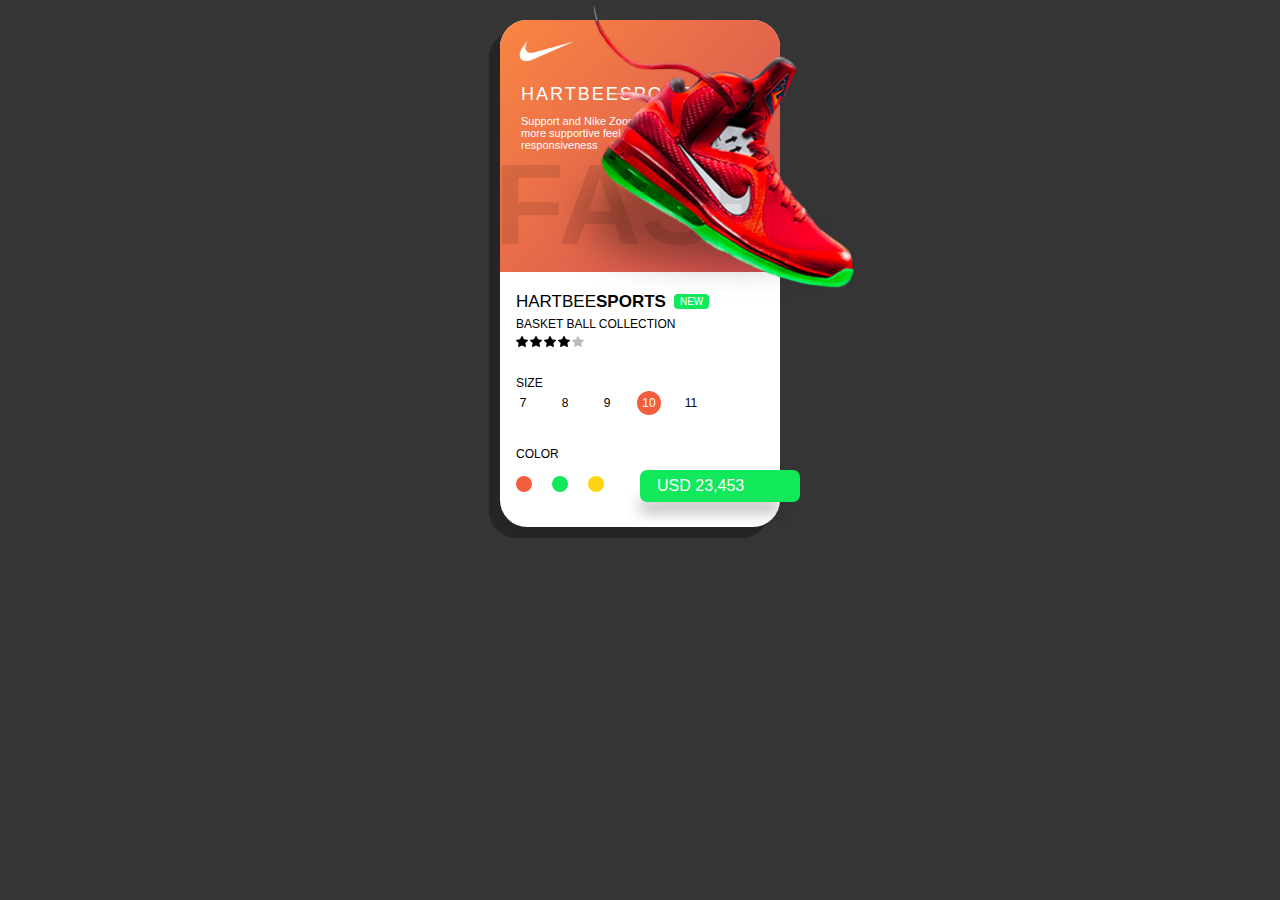
<file: day_6/index.html>
<!DOCTYPE html>
<html lang="ko">
<head>
  <meta charset="UTF-8">
  <meta name="viewport" content="width=device-width, initial-scale=1.0">
  <meta http-equiv="X-UA-Compatible" content="ie=edge">
  <title>Nike </title>
  <link rel="stylesheet" href="./styles.css">
</head>
<body>
  <div class="wrap">
    <div class="header">
      <h1 class="logo_nike">
        <a href="#" class="link">nike</a>
      </h1>
      <h2 class="title">HARTBEESPORTS</h2>
      <p class="desc">Support and Nike Zoom Air come together for a more supportive feel with high-speed responsiveness</p>
      <div class="serial">FAS</div>
      <div class="img_shoose"></div>  
    </div>
    <div class="content">
      <div class="title_area">
        <span class="title">HARTBEE</span>
        <span class="sub_title">SPORTS</span>
        <span class="label_new">NEW</span>
      </div>
      <div class="desc_area">
        <div class="area_title">BASKET BALL COLLECTION</div>
        <div class="rank_area">
          <span class="star"></span>
          <span class="star"></span>
          <span class="star"></span>
          <span class="star"></span>
        </div>
      </div>
      <div class="size_area">
        <em class="area_title">SIZE</em>
        <ul class="list_size">
          <li class="item">
            <a href="#" class="link">7</a>
          </li>
          <li class="item">
            <a href="#" class="link">8</a>
          </li>
          <li class="item">
            <a href="#" class="link">9</a>
          </li>
          <li class="item active">
            <a href="#" class="link">10</a>
          </li>
          <li class="item">
            <a href="#" class="link">11</a>
          </li>
        </ul>
      </div>
      <div class="color_area">
        <em class="area_title">COLOR</em>
        <ul class="list_color">
          <li class="item type_red active">
            <a href="#" class="link"></a>
          </li>
          <li class="item type_green">
            <a href="#" class="link"></a>
          </li>
          <li class="item type_yellow">
            <a href="#" class="link"></a>
          </li>
        </ul>
      </div>
      <span class="label_price">
        USD <em>23,453</em>
      </span>
    </div>
  </div>
</body>
</html>
</file>
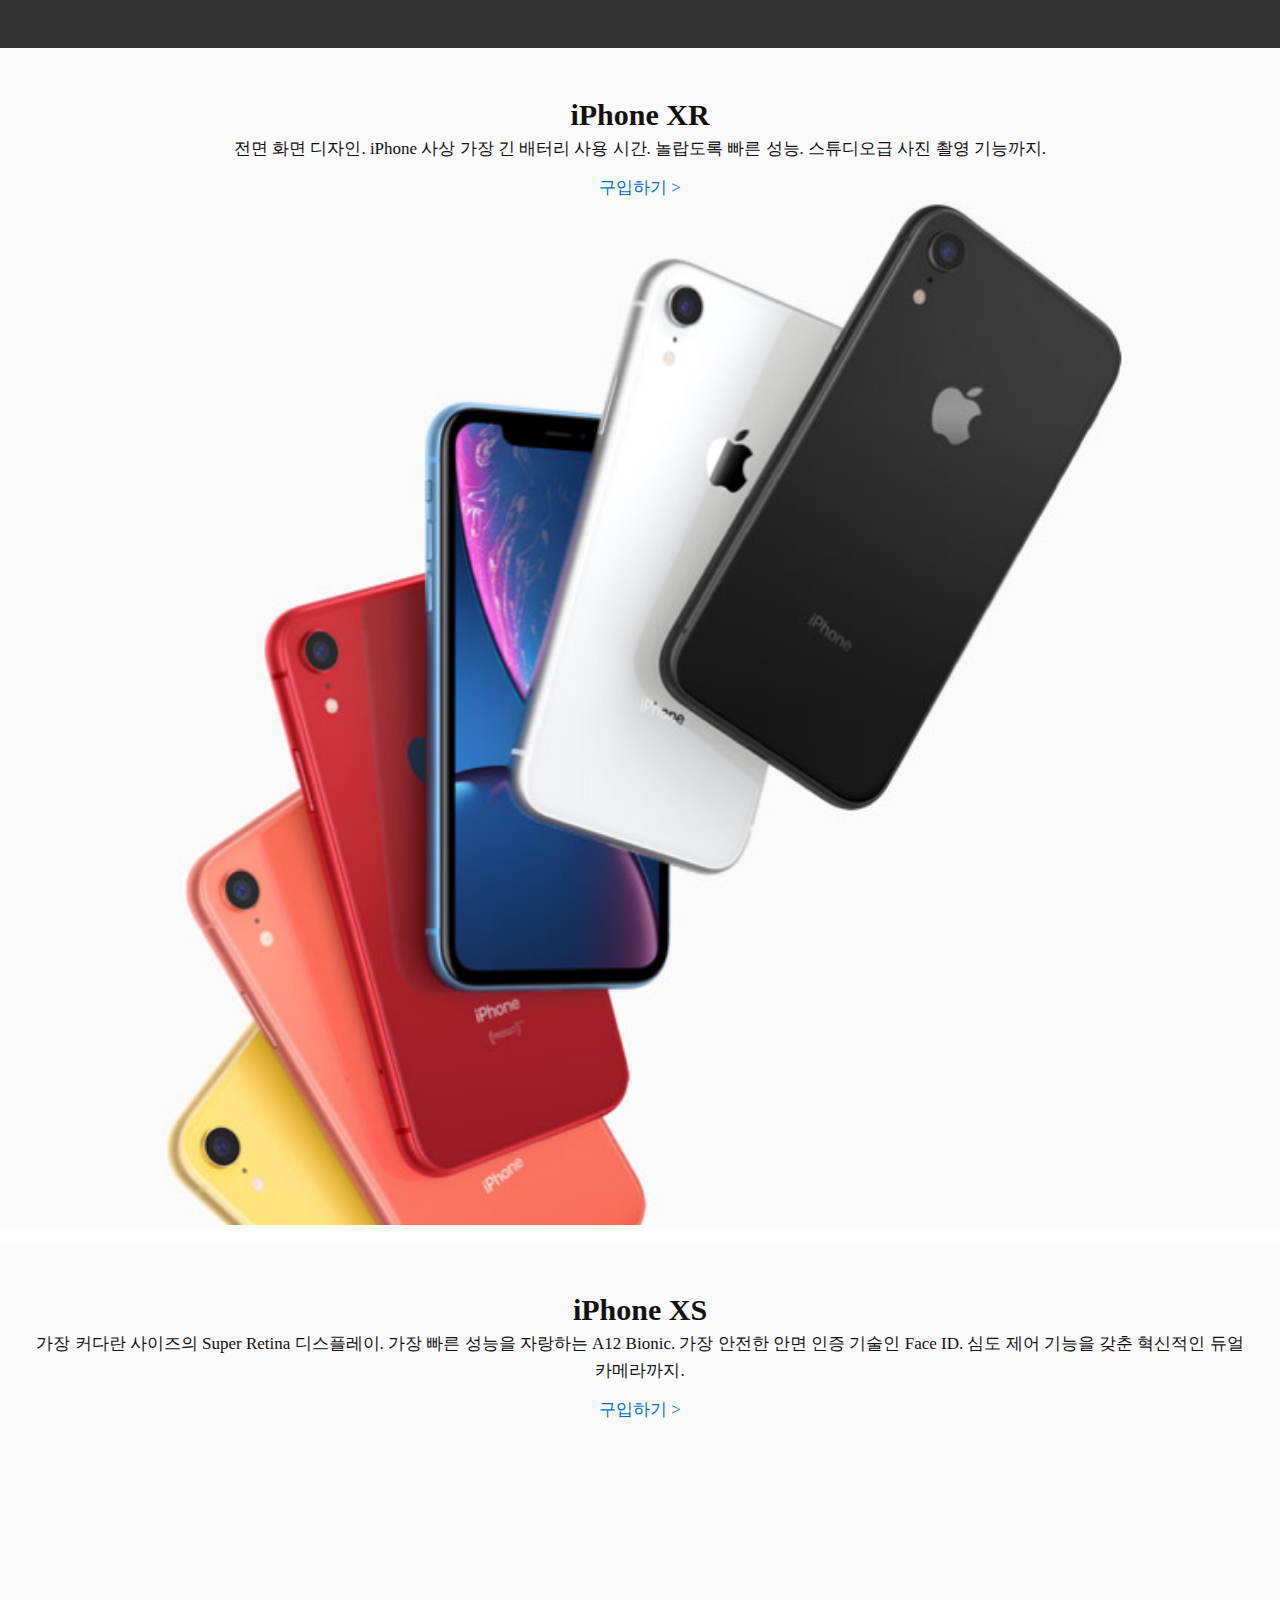
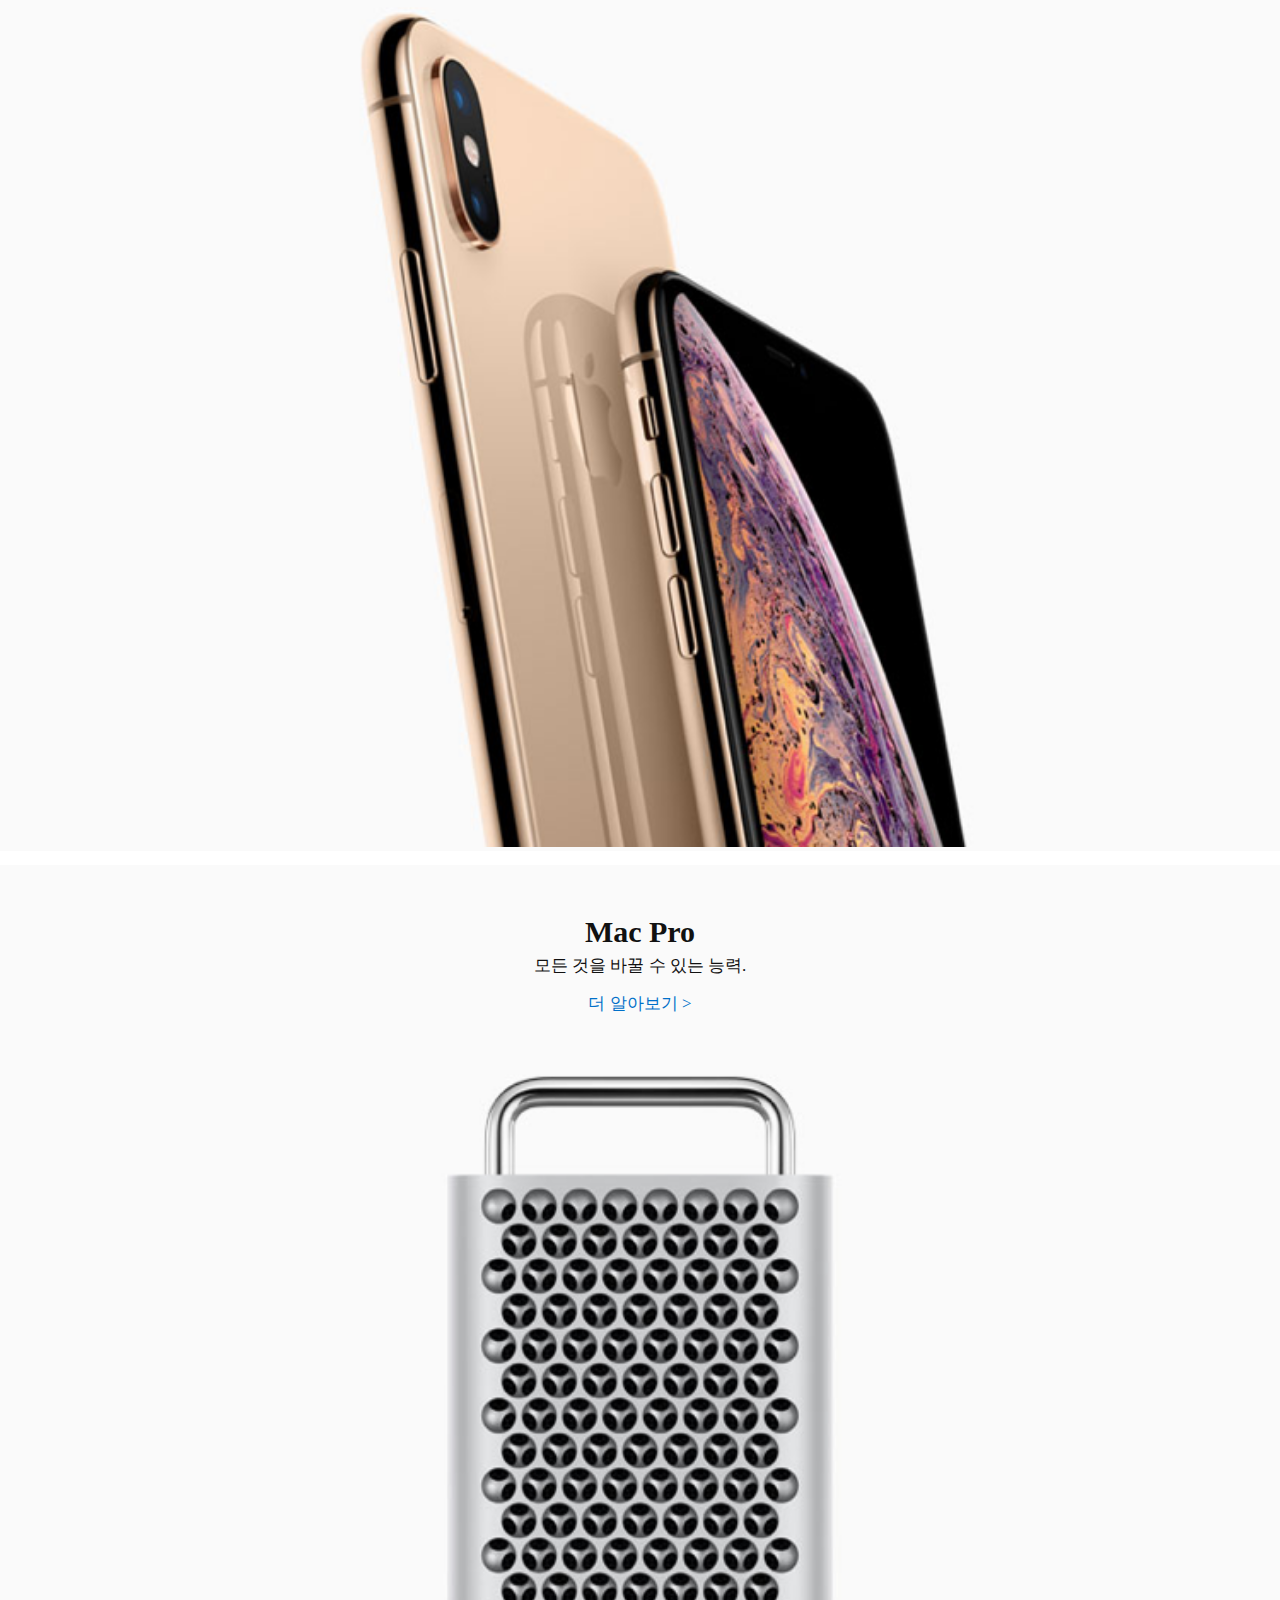
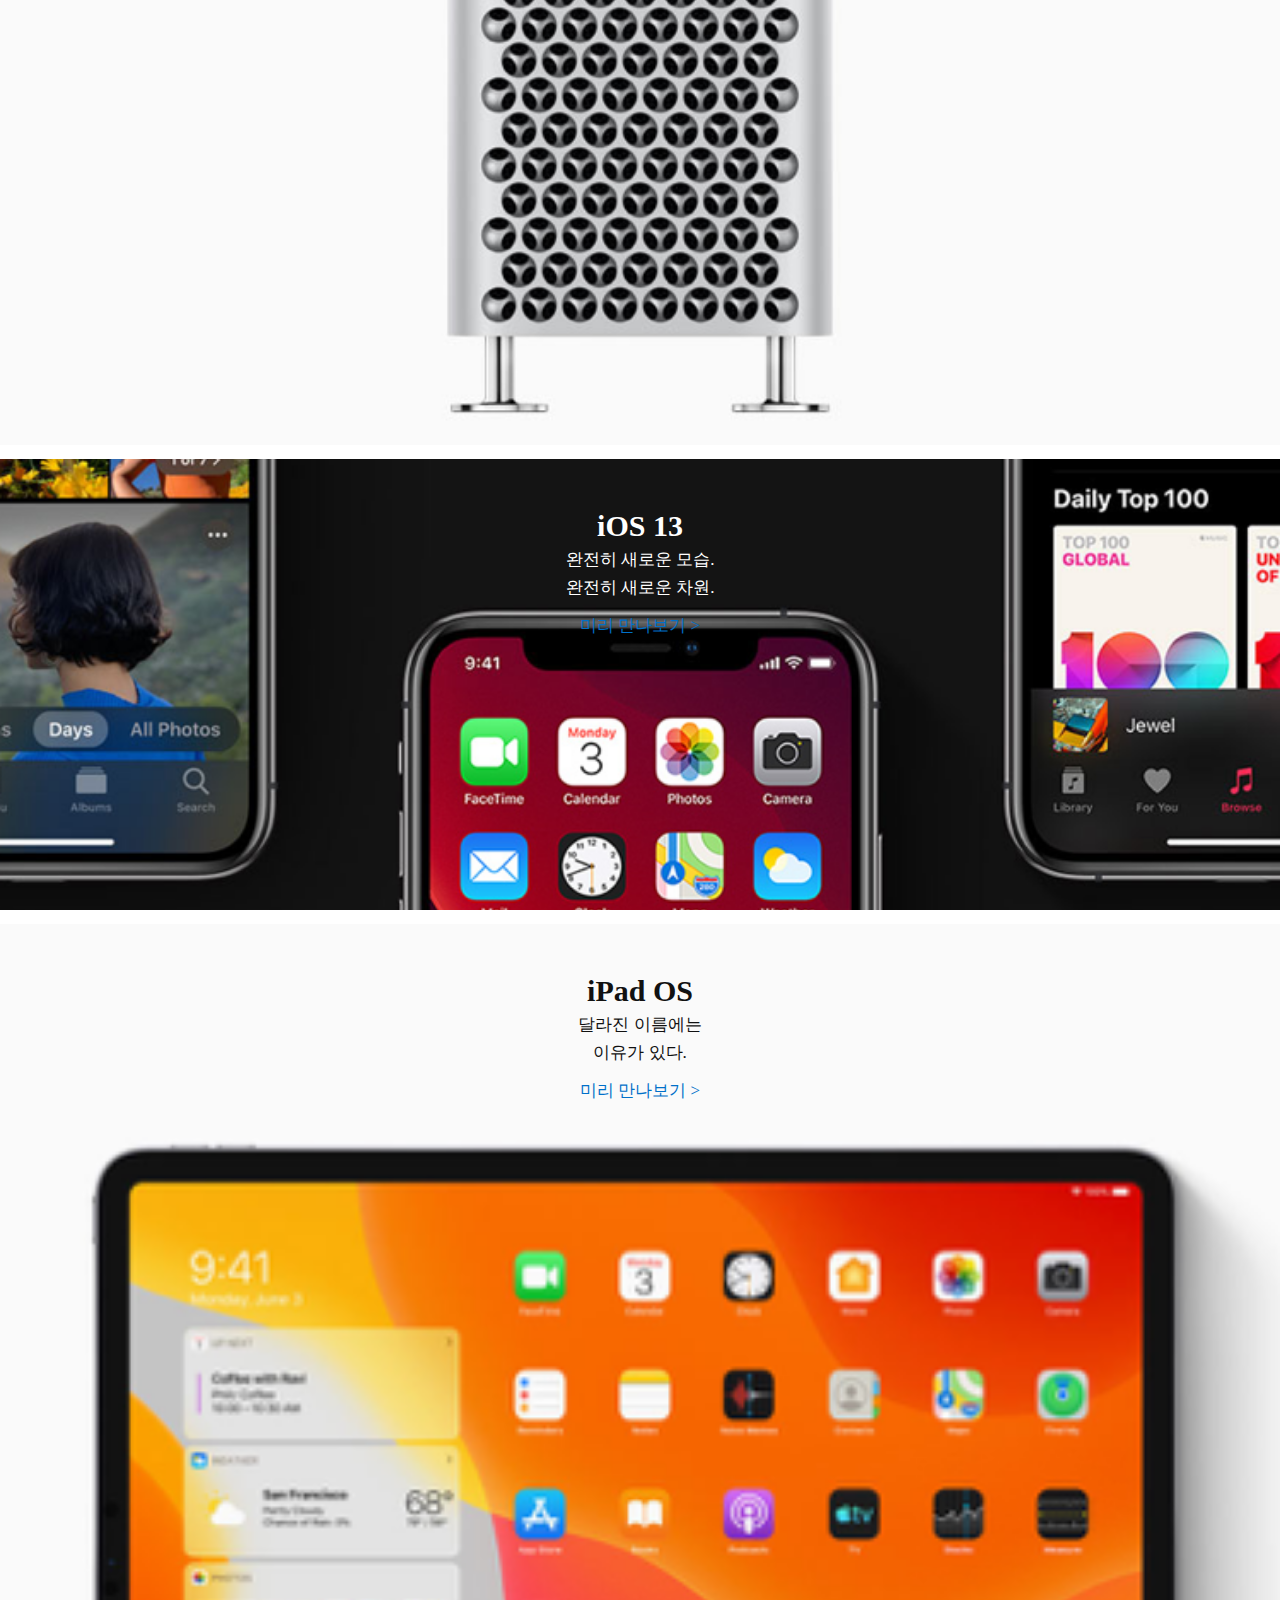
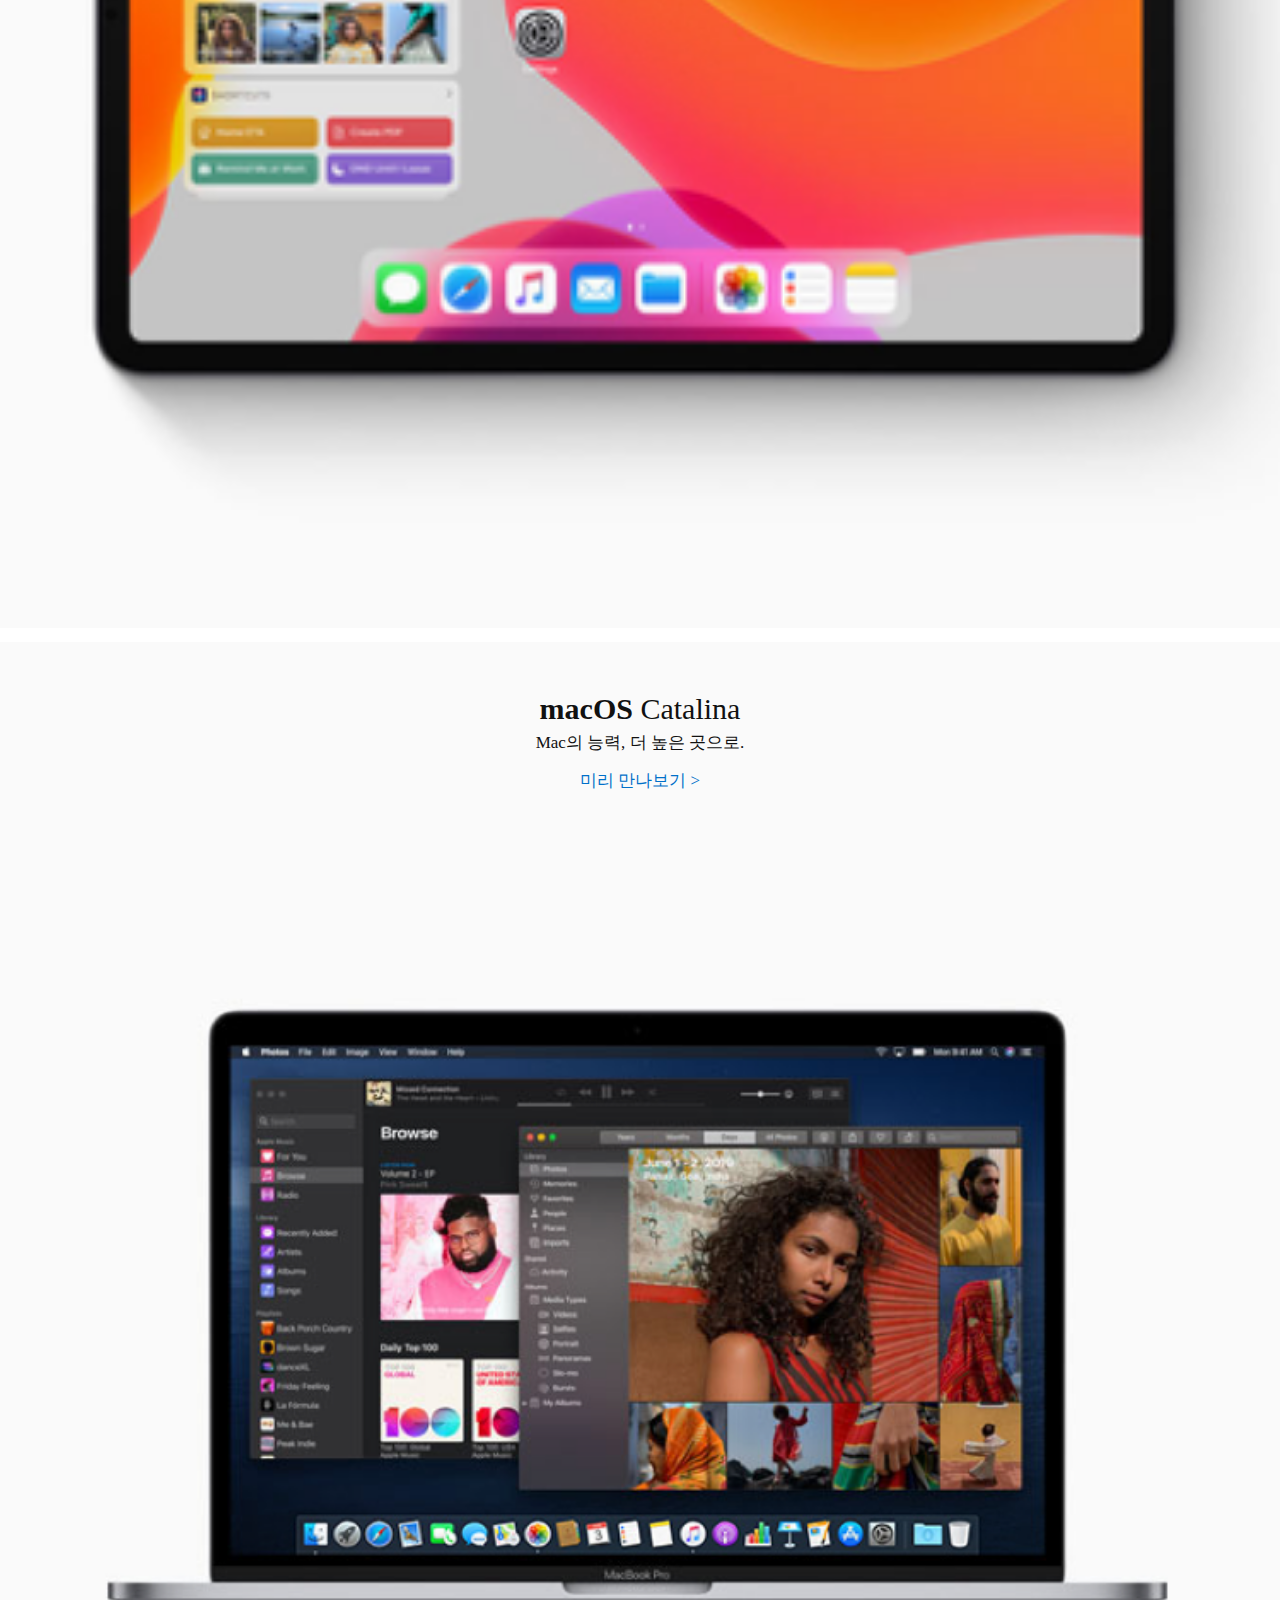
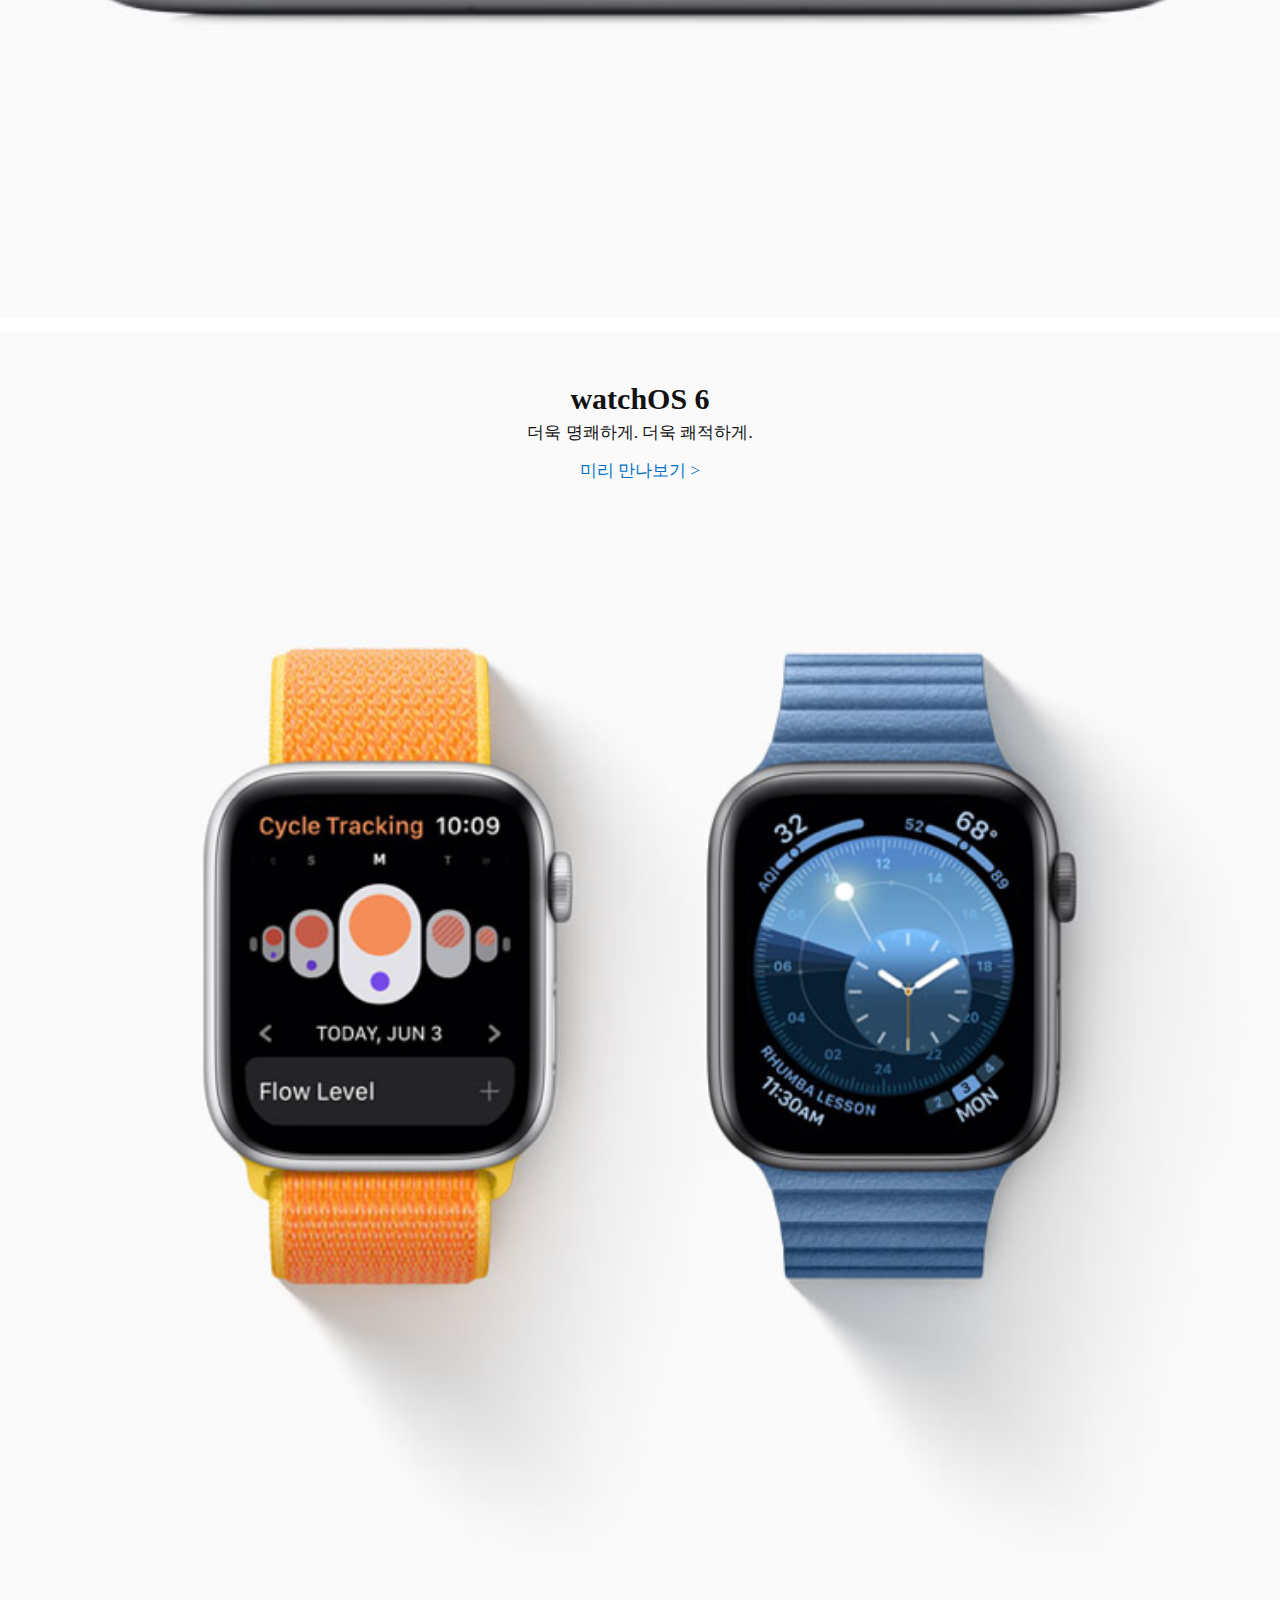
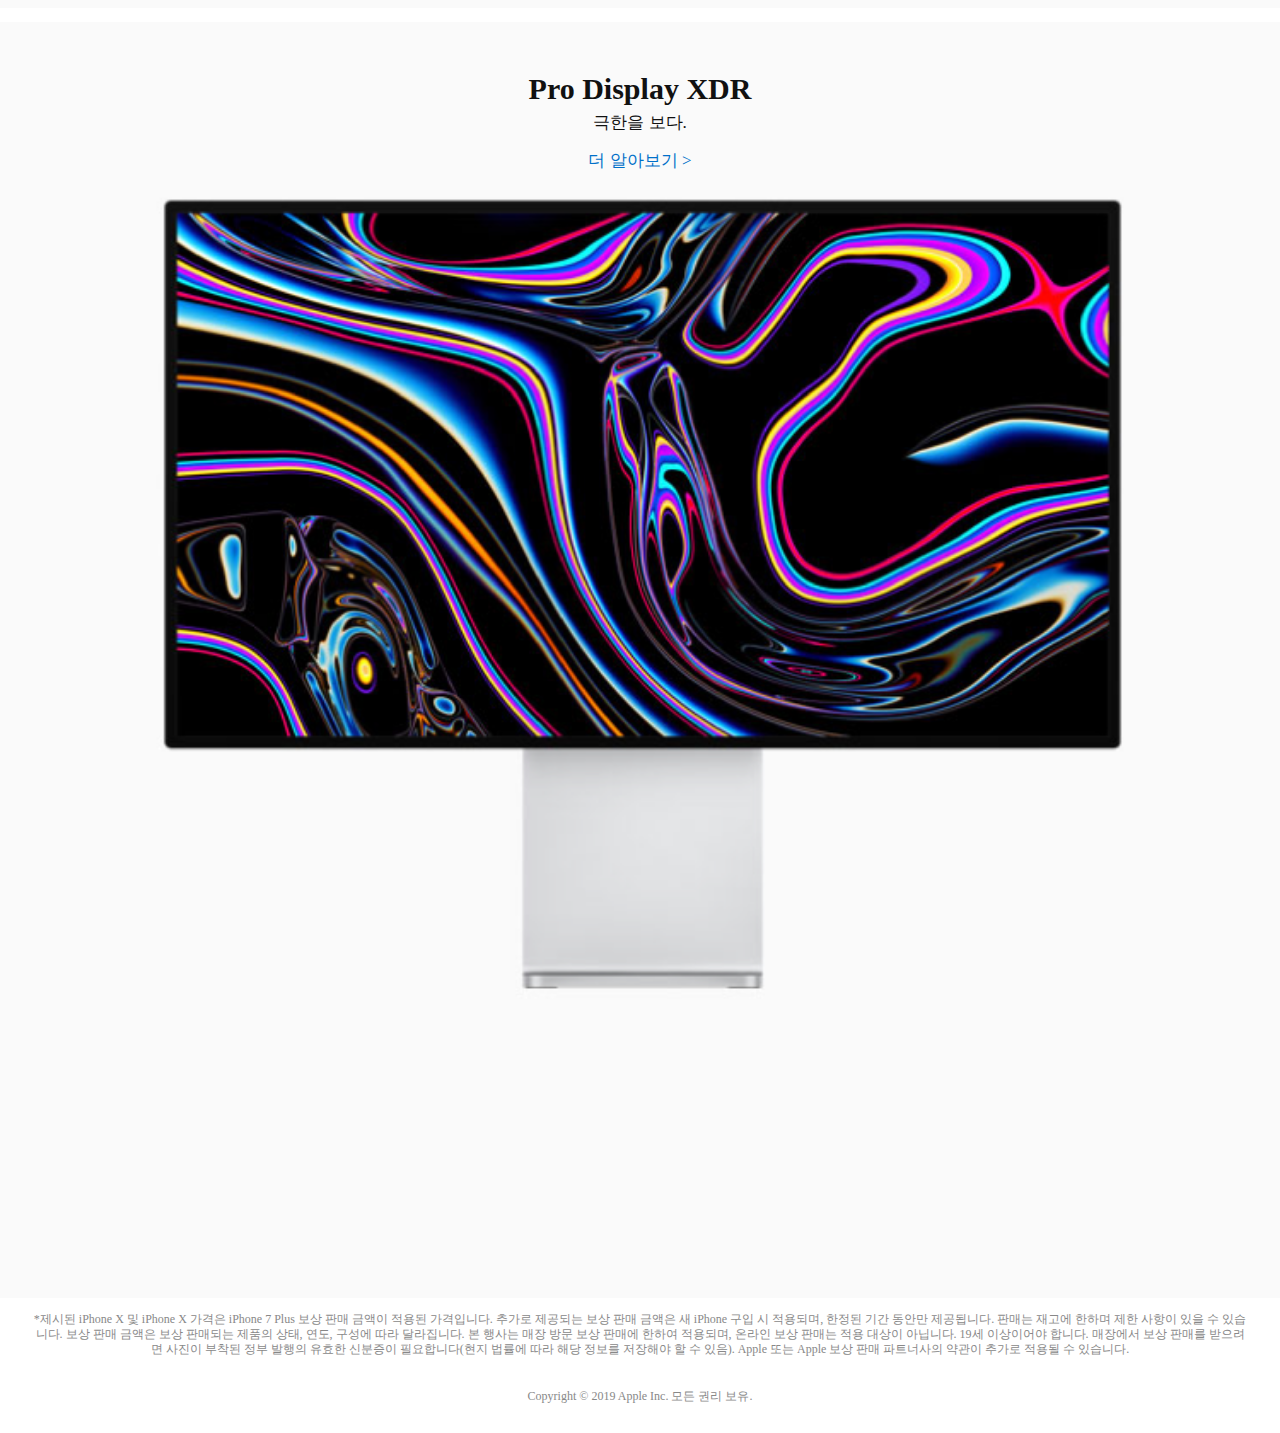
<file: day_1/example_2/index.html>
<!DOCTYPE html>
<html lang="ko">
<head>
  <meta charset="UTF-8">
  <meta name="viewport" content="width=device-width, initial-scale=1.0">
  <meta http-equiv="X-UA-Compatible" content="ie=edge">
  <link rel="stylesheet" href="./style.css">
  <title>Apple product catalogue</title>
</head>
<body>
  <header></header>
  <div class="content">
    <ul class="list_section">
      <!-- iPhone XR -->
      <li class="item">
        <h2>iPhone XR</h2>
        <p>전면 화면 디자인. iPhone 사상 가장 긴 배터리 사용 시간. 놀랍도록 빠른 성능. 스튜디오급 사진 촬영 기능까지.</p>
        <a href="https://www.apple.com/kr/shop/buy-iphone/iphone-xr">구입하기 &gt;</a>
        <img src="./img/bg_iphone_xr.png" alt="iPhone XR">
      </li>
      
      <!-- iPhone XS -->
      <li class="item">
        <h2>iPhone XS</h2>
        <p>가장 커다란 사이즈의 Super Retina 디스플레이. 가장 빠른 성능을 자랑하는 A12 Bionic. 가장 안전한 안면 인증 기술인 Face ID. 심도 제어 기능을 갖춘 혁신적인 듀얼 카메라까지.</p>
        <a href="https://www.apple.com/kr/shop/buy-iphone/iphone-xs">구입하기 &gt;</a>
        <div class="area_image">
          <img src="./img/bg_iphone_xs.png" alt="iPhone XS">
        </div>
      </li>

      <!-- Mac Pro -->
      <li class="item">
        <h2>Mac Pro</h2>
        <p>모든 것을 바꿀 수 있는 능력.</p>
        <a href="https://www.apple.com/kr/mac-pro/">더 알아보기 &gt;</a>
        <img src="./img/bg_mac_pro.png" alt="Mac Pro">
      </li>

      <!-- iOS 13 -->
      <li class="item ios_13">
        <h2>iOS 13</h2>
        <p>완전히 새로운 모습.<br>완전히 새로운 차원.</p>
        <a href="https://www.apple.com/kr/ios/ios-13-preview/">미리 만나보기 &gt;</a>
        <div class="area_image"></div>
      </li>

      <!-- iPad OS -->
      <li class="item">
        <h2>iPad OS</h2>
        <p>달라진 이름에는<br>이유가 있다.</p>
        <a href="https://www.apple.com/kr/ipados/ipados-preview/">미리 만나보기 &gt;</a>
        <img src="./img/bg_ipad_os.png" alt="iPad">
      </li>

      <!-- macOS Catalina -->
      <li class="item">
        <h2>macOS <span>Catalina</span></h2>
        <p>Mac의 능력, 더 높은 곳으로.</p>
        <a href="https://www.apple.com/kr/macos/catalina-preview/">미리 만나보기 &gt;</a>
        <img src="./img/bg_mac_os_catalina.png" alt="macbook">
      </li>

      <!-- watchOS 6 -->
      <li class="item">
        <h2>watchOS 6</h2>
        <p>더욱 명쾌하게. 더욱 쾌적하게.</p>
        <a href="https://www.apple.com/kr/watchos/watchos-preview/">미리 만나보기 &gt;</a>
        <img src="./img/bg_watch_os.png" alt="apple watch" >
      </li>

      <!-- Pro Display XDR -->
      <li class="item">
        <h2>Pro Display XDR</h2>
        <p>극한을 보다.</p>
        <a href="https://www.apple.com/kr/pro-display-xdr/">더 알아보기 &gt;</a>
        <img src="./img/bg_pro_display_xdr.png" alt="pro display xdr">
      </li>
    </ul>
  </div>
  <footer>
    <p>*제시된 iPhone X 및 iPhone X 가격은 iPhone 7 Plus 보상 판매 금액이 적용된 가격입니다. 추가로 제공되는 보상 판매 금액은 새 iPhone 구입 시 적용되며, 한정된 기간 동안만 제공됩니다. 판매는 재고에 한하며 제한 사항이 있을 수 있습니다. 보상 판매 금액은 보상 판매되는 제품의 상태, 연도, 구성에 따라 달라집니다. 본 행사는 매장 방문 보상 판매에 한하여 적용되며, 온라인 보상 판매는 적용 대상이 아닙니다. 19세 이상이어야 합니다. 매장에서 보상 판매를 받으려면 사진이 부착된 정부 발행의 유효한 신분증이 필요합니다(현지 법률에 따라 해당 정보를 저장해야 할 수 있음). Apple 또는 Apple 보상 판매 파트너사의 약관이 추가로 적용될 수 있습니다.</p>
    <strong>Copyright © 2019 Apple Inc. 모든 권리 보유.</strong>
  </footer>
</body>
</html>
</file>
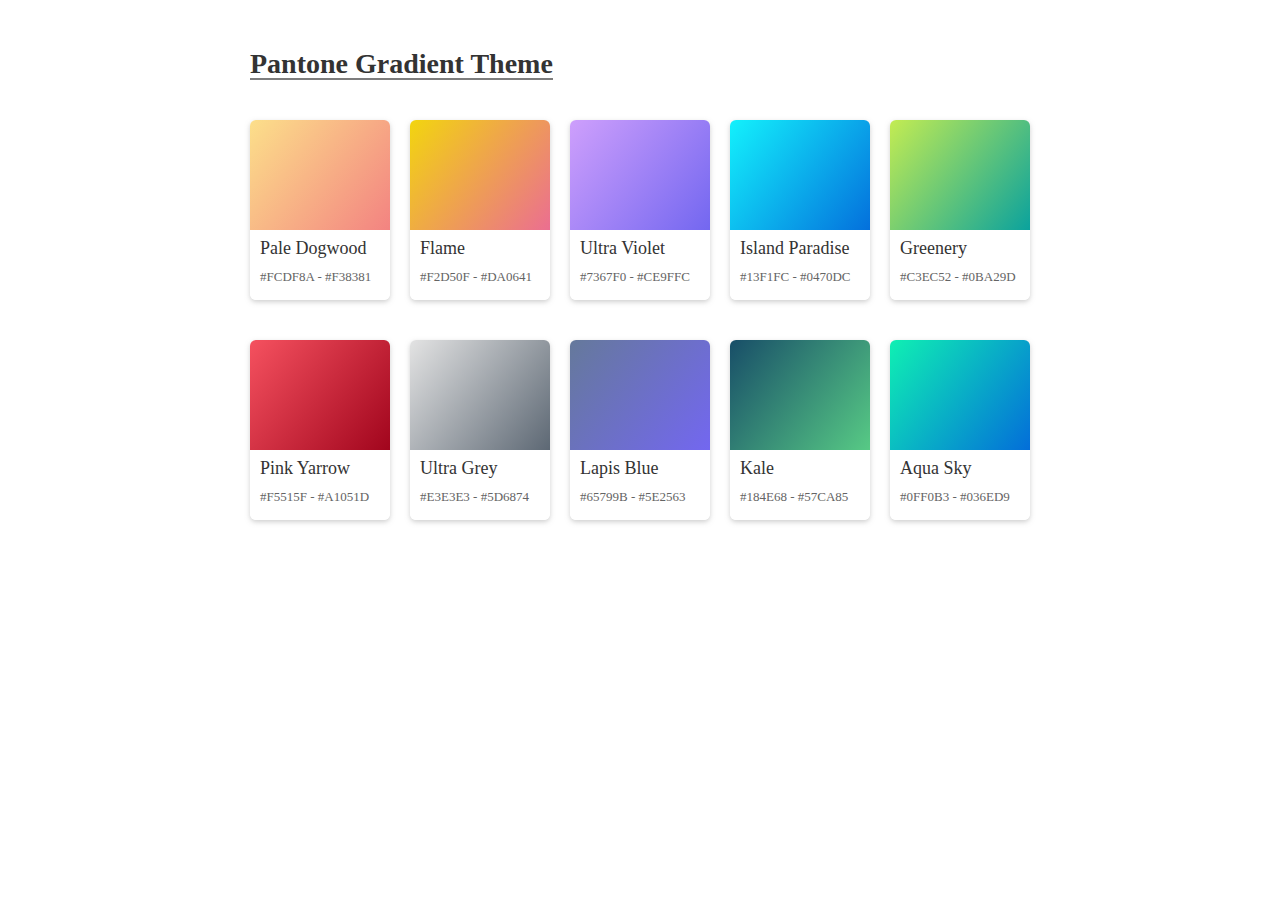
<file: day_3/example_1/index.html>
<!DOCTYPE html>
<html lang="ko">
<head>
  <meta charset="UTF-8">
  <meta name="viewport" content="width=device-width, initial-scale=1.0">
  <meta http-equiv="X-UA-Compatible" content="ie=edge">
  <title>Pantone Gradient Theme</title>
  <link rel="stylesheet" href="./style.css">
</head>
<body>
  <div class="wrap">
    <h1 class="title_doc">Pantone Gradient Theme</h1>
    <ul class="list_card">
      <li class="item pale_dogwood">
        <div class="color_area"></div>
        <div class="info_area">
          <em class="title">Pale Dogwood</em>
          <span class="hexcode">#FCDF8A - #F38381</span>
        </div>
      </li>
      <li class="item flame">
        <div class="color_area"></div>
        <div class="info_area">
          <em class="title">Flame</em>
          <span class="hexcode">#F2D50F - #DA0641</span>
        </div>
      </li>
      <li class="item ultra_violet">
        <div class="color_area"></div>
        <div class="info_area">
          <em class="title">Ultra Violet</em>
          <span class="hexcode">#7367F0 - #CE9FFC</span>
        </div>
      </li>
      <li class="item island_paradise">
        <div class="color_area"></div>
        <div class="info_area">
          <em class="title">Island Paradise</em>
          <span class="hexcode">#13F1FC - #0470DC</span>
        </div>
      </li>
      <li class="item greenery">
        <div class="color_area"></div>
        <div class="info_area">
          <em class="title">Greenery</em>
          <span class="hexcode">#C3EC52 - #0BA29D</span>
        </div>
      </li>

      <li class="item pink_yarrow">
        <div class="color_area"></div>
        <div class="info_area">
          <em class="title">Pink Yarrow </em>
          <span class="hexcode">#F5515F - #A1051D</span>
        </div>
      </li>
      <li class="item ultra_grey">
        <div class="color_area"></div>
        <div class="info_area">
          <em class="title">Ultra Grey</em>
          <span class="hexcode">#E3E3E3 - #5D6874</span>
        </div>
      </li>
      <li class="item lapis_blue">
        <div class="color_area"></div>
        <div class="info_area">
          <em class="title">Lapis Blue</em>
          <span class="hexcode">#65799B - #5E2563</span>
        </div>
      </li>
      <li class="item kale">
        <div class="color_area"></div>
        <div class="info_area">
          <em class="title">Kale</em>
          <span class="hexcode">#184E68 - #57CA85</span>
        </div>
      </li>
      <li class="item aqua_sky">
        <div class="color_area"></div>
        <div class="info_area">
          <em class="title">Aqua Sky</em>
          <span class="hexcode">#0FF0B3 - #036ED9</span>
        </div>
      </li>
    </ul>
  </div>
</body>
</html>
</file>
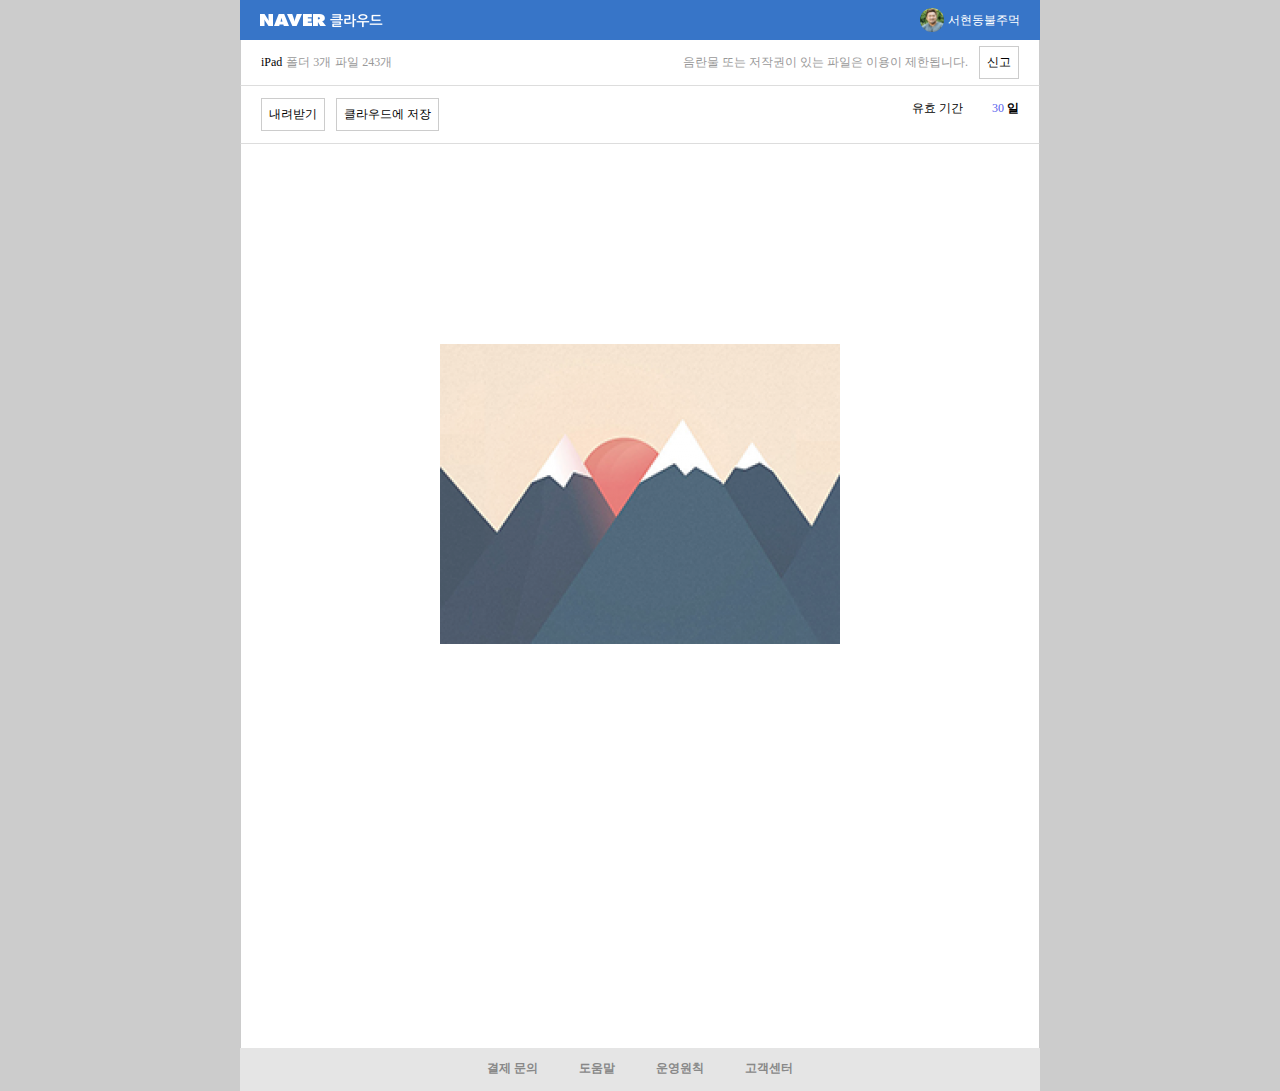
<file: day_3/example_2/index.html>
<!DOCTYPE html>
<html lang="ko">
<head>
  <meta charset="UTF-8">
  <meta name="viewport" content="width=device-width, initial-scale=1.0">
  <meta http-equiv="X-UA-Compatible" content="ie=edge">
  <title>Naver cloud editor</title>
  <link rel="stylesheet" href="./style.css">
</head>
<body>
  <div class="wrap">
    <div class="header">
      <div class="area_logo">
        <a href="#" class="logo_naver">NAVER</a>
        <a href="#" class="logo_cloud">클라우드</a>
      </div>
      <div class="area_user">
        <a href="#" class="link">
          <img src="./img/thumb_user.png" class="thumb_user">
          <span class="name">서현동불주먹</span>
        </a>
      </div>
    </div>
    <div class="content">
      <div class="section_indicator">
        <div class="area_file">
          <span class="title">iPad</span>
          <span class="item">폴더 3개</span>
          <span class="item">파일 243개</span>
        </div>
        <div class="area_alarm">
          <strong class="text_alarm">음란물 또는 저작권이 있는 파일은 이용이 제한됩니다.</strong>
          <a href="#" class="button_alarm">신고</a>
        </div>
      </div>
      <div class="section_button">
        <div class="area_button">
          <a href="#" class="button_download">내려받기</a>
          <a href="#" class="button_cloud">클라우드에 저장</a>
        </div>
        <div class="area_limit">
          <span class="title">유효 기간</span>
          <span class="time">
              <em class="number">30</em>
              일
          </span>
        </div>
      </div>
      <div class="section_content">
        <img src="./img/img_content.png">
      </div>
    </div>
    <div class="footer">
      <ul class="list_footer">
        <li class="item">
          <a href="#" class="link">결제 문의</a>
        </li>
        <li class="item">
          <a href="#" class="link">도움말</a>
        </li>
        <li class="item">
          <a href="#" class="link">운영원칙</a>
        </li>
        <li class="item">
          <a href="#" class="link">고객센터</a>
        </li>
      </ul>
    </div>
  </div>
</body>
</html>
</file>
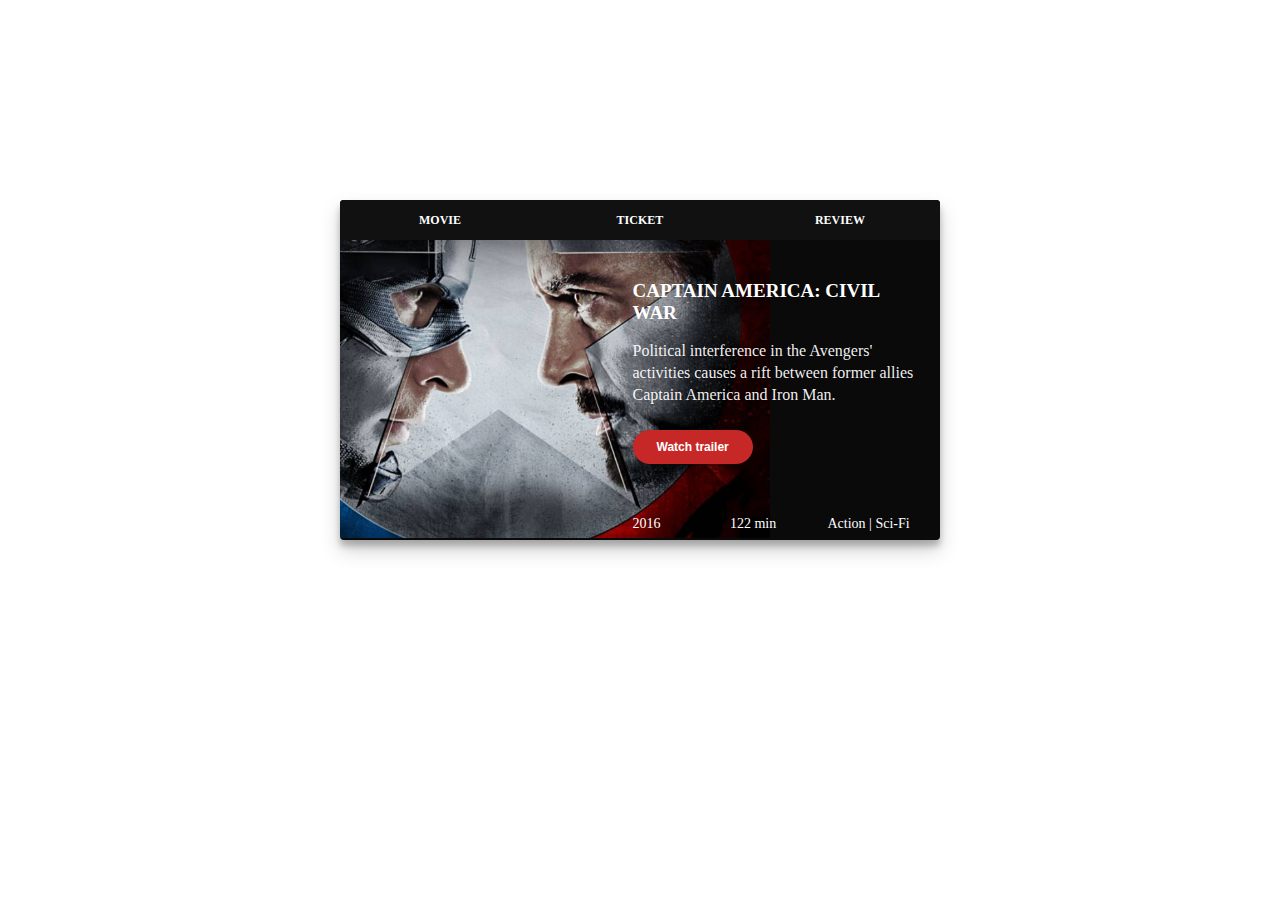
<file: day_4/example_1/index.html>
<!DOCTYPE html>
<html lang="ko">
<head>
  <meta charset="UTF-8">
  <meta name="viewport" content="width=device-width, initial-scale=1.0">
  <meta http-equiv="X-UA-Compatible" content="ie=edge">
  <title>Civil War</title>
  <link rel="stylesheet" href="./style.css">
</head>
<body>
  <div class="wrap">
    <div class="nav">
      <ul class="list_nav">
        <li class="item">
          <a href="#" class="link">MOVIE</a>
        </li>
        <li class="item">
          <a href="#" class="link">TICKET</a>
        </li>
        <li class="item">
          <a href="#" class="link">REVIEW</a>
        </li>
      </ul>
    </div>
    <div class="content">
      <div class="info">
        <div class="title">Captain America: Civil War</div>
        <p class="desc">Political interference in the Avengers' activities causes a rift between former allies Captain America and Iron Man.</p>
        <div class="btn_group">
          <button type="button" class="btn_watch">Watch trailer</button>
        </div>
        <div class="detail">
          <ul class="list_detail">
            <li class="item">2016</li>
            <li class="item">122 min</li>
            <li class="item">Action | Sci-Fi</li>
          </ul>
        </div>
      </div>
    </div>
  </div>
</body>
</html>
</file>
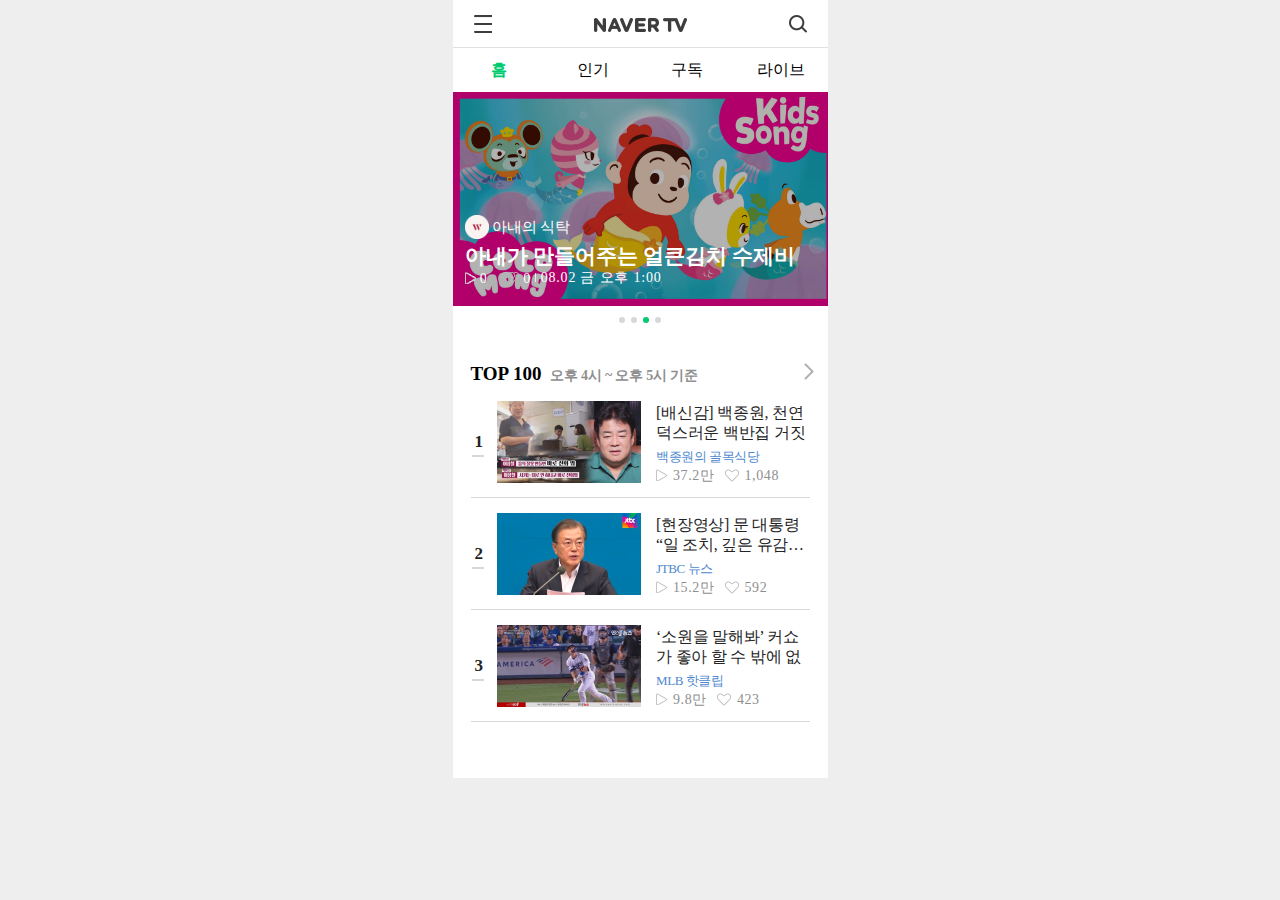
<file: day_4/example_2/index.html>
<!DOCTYPE html>
<html lang="ko">
<head>
  <meta charset="UTF-8">
  <meta name="viewport" content="width=device-width, initial-scale=1.0">
  <meta http-equiv="X-UA-Compatible" content="ie=edge">
  <link rel="stylesheet" href="./style.css">
  <title>Naver tv</title>
</head>
<body>
  <div class="wrap">
    <div class="header">
      <h1 class="logo_naver_tv">
        <a href="#" class="link">
          <i class="icon"></i>
          NAVER TV
        </a>
      </h1>
      <a href="#" class="btn_menu">
        <i class="icon"></i>
        메뉴
      </a>
      <a href="#" class="btn_search">
        <i class="icon"></i>
        검색
      </a>
    </div>
    <div class="content">
      <div class="nav">
        <ul class="list_nav">
          <li class="item active">
            <a href="#" class="link">홈</a>
          </li>
          <li class="item">
            <a href="#" class="link">인기</a>
          </li>
          <li class="item">
            <a href="#" class="link">구독</a>
          </li>
          <li class="item">
            <a href="#" class="link">라이브</a>
          </li>
        </ul>
      </div>
      <div class="section_banner">
        <div class="area_thumb">
          <div class="mask"></div>
          <div class="info">
            <div class="channel">
              <span class="logo"></span>
              <span class="txt">아내의 식탁</span>
            </div>
            <div class="title">
              아내가 만들어주는 얼큰김치 수제비
            </div>
            <div class="status">
              <span class="play">
                <i class="icon"></i>
                <span class="num">0</span>
              </span>
              <span class="like">
                <i class="icon"></i>
                <span class="num">0</span>
              </span>
              <span class="bar"></span>
              <span class="date">08.02 금 오후 1:00</span>
            </div>
          </div>
        </div>
        <div class="paginator">
          <ul class="list_paginator">
            <li class="item">
              <a href="#" class="link"></a>
            </li>
            <li class="item">
              <a href="#" class="link"></a>
            </li>
            <li class="item active">
              <a href="#" class="link"></a>
            </li>
            <li class="item">
              <a href="#" class="link"></a>
            </li>
          </ul>
        </div>
      </div>
      <div class="section_rank">
        <h2 class="section_title">
          TOP 100 
          <span class="status">오후 4시 ~ 오후 5시 기준</span>
          <a href="#" class="btn_more">더보기</a>
        </h2>
        <ol class="list_rank">
          <li class="item">
            <a href="#" class="link">
              <em class="num">
                1
                <span class="bar"></span>
              </em>
              <div class="thumb">
                <img src="./img/thumb_1.png">
              </div>
              <div class="info">
                <div class="title">[배신감] 백종원, 천연덕스러운 백반집 거짓말</div>
                <div class="channel">백종원의 골목식당</div>
                <div class="status">
                  <span class="view">
                    <i class="icon"></i>
                    <span class="txt">37.2만</span>
                  </span>
                  <span class="like">
                    <i class="icon"></i>
                    <span class="txt">1,048</span>
                  </span>
                </div>
              </div>
            </a>
            
          </li>
          <li class="item">
            <a href="#" class="link">
              <em class="num">
                2
                <span class="bar"></span>
              </em>
              <div class="thumb">
                <img src="./img/thumb_2.png">
              </div>
              <div class="info">
                <div class="title">[현장영상] 문 대통령 “일 조치, 깊은 유감… 단호하게 대응할 것</div>
                <div class="channel">JTBC 뉴스</div>
                <div class="status">
                  <span class="view">
                    <i class="icon"></i>
                    <span class="txt">15.2만</span>
                  </span>
                  <span class="like">
                    <i class="icon"></i>
                    <span class="txt">592</span>
                  </span>
                </div>
              </div>
            </a>
          </li>
          <li class="item">
            <a href="#" class="link">
              <em class="num">
                3
                <span class="bar"></span>
              </em>
              <div class="thumb">
                <img src="./img/thumb_3.png">
              </div>
              <div class="info">
                <div class="title">‘소원을 말해봐’ 커쇼가 좋아 할 수 밖에 없는 윌 스미스</div>
                <div class="channel">MLB 핫클립</div>
                <div class="status">
                  <span class="view">
                    <i class="icon"></i>
                    <span class="txt">9.8만</span>
                  </span>
                  <span class="like">
                    <i class="icon"></i>
                    <span class="txt">423</span>
                  </span>
                </div>
              </div>
            </a>
          </li>
        </ol>
      </div>
    </div>
  </div>
</body>
</html>
</file>
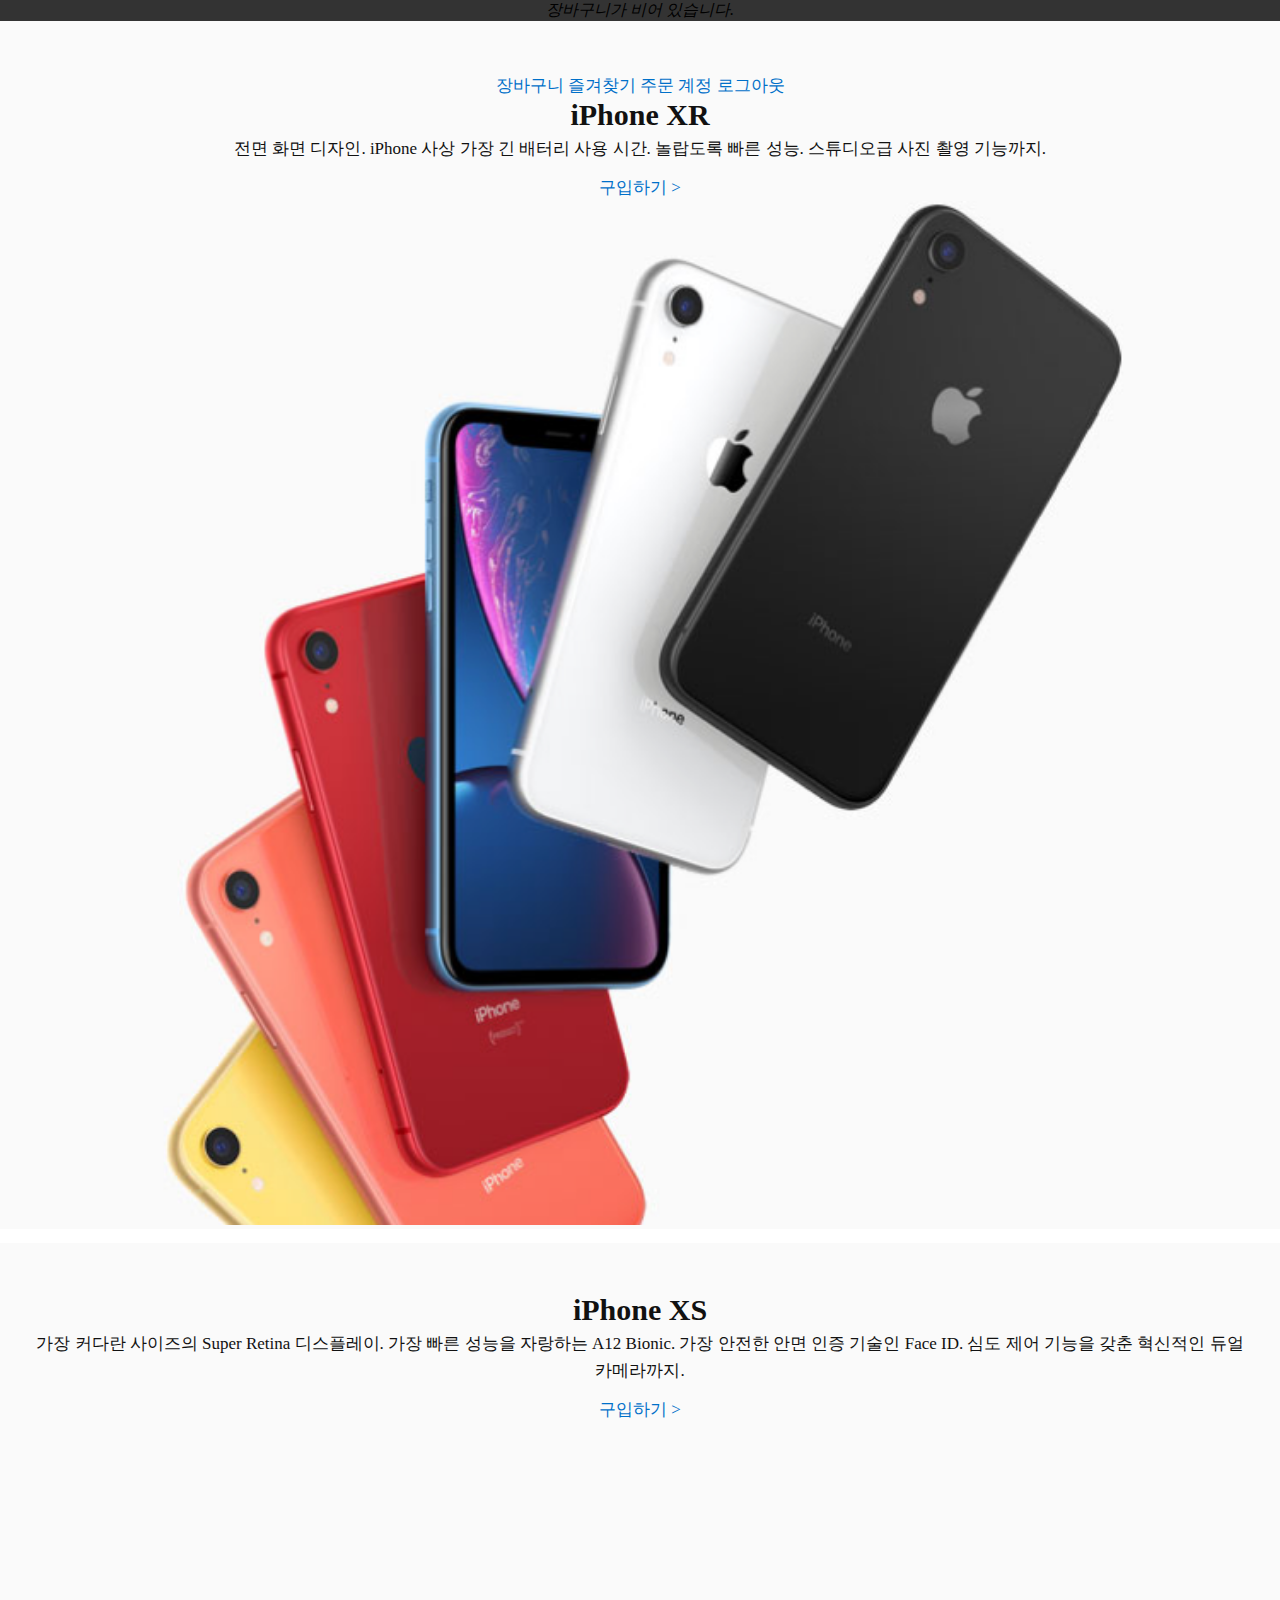
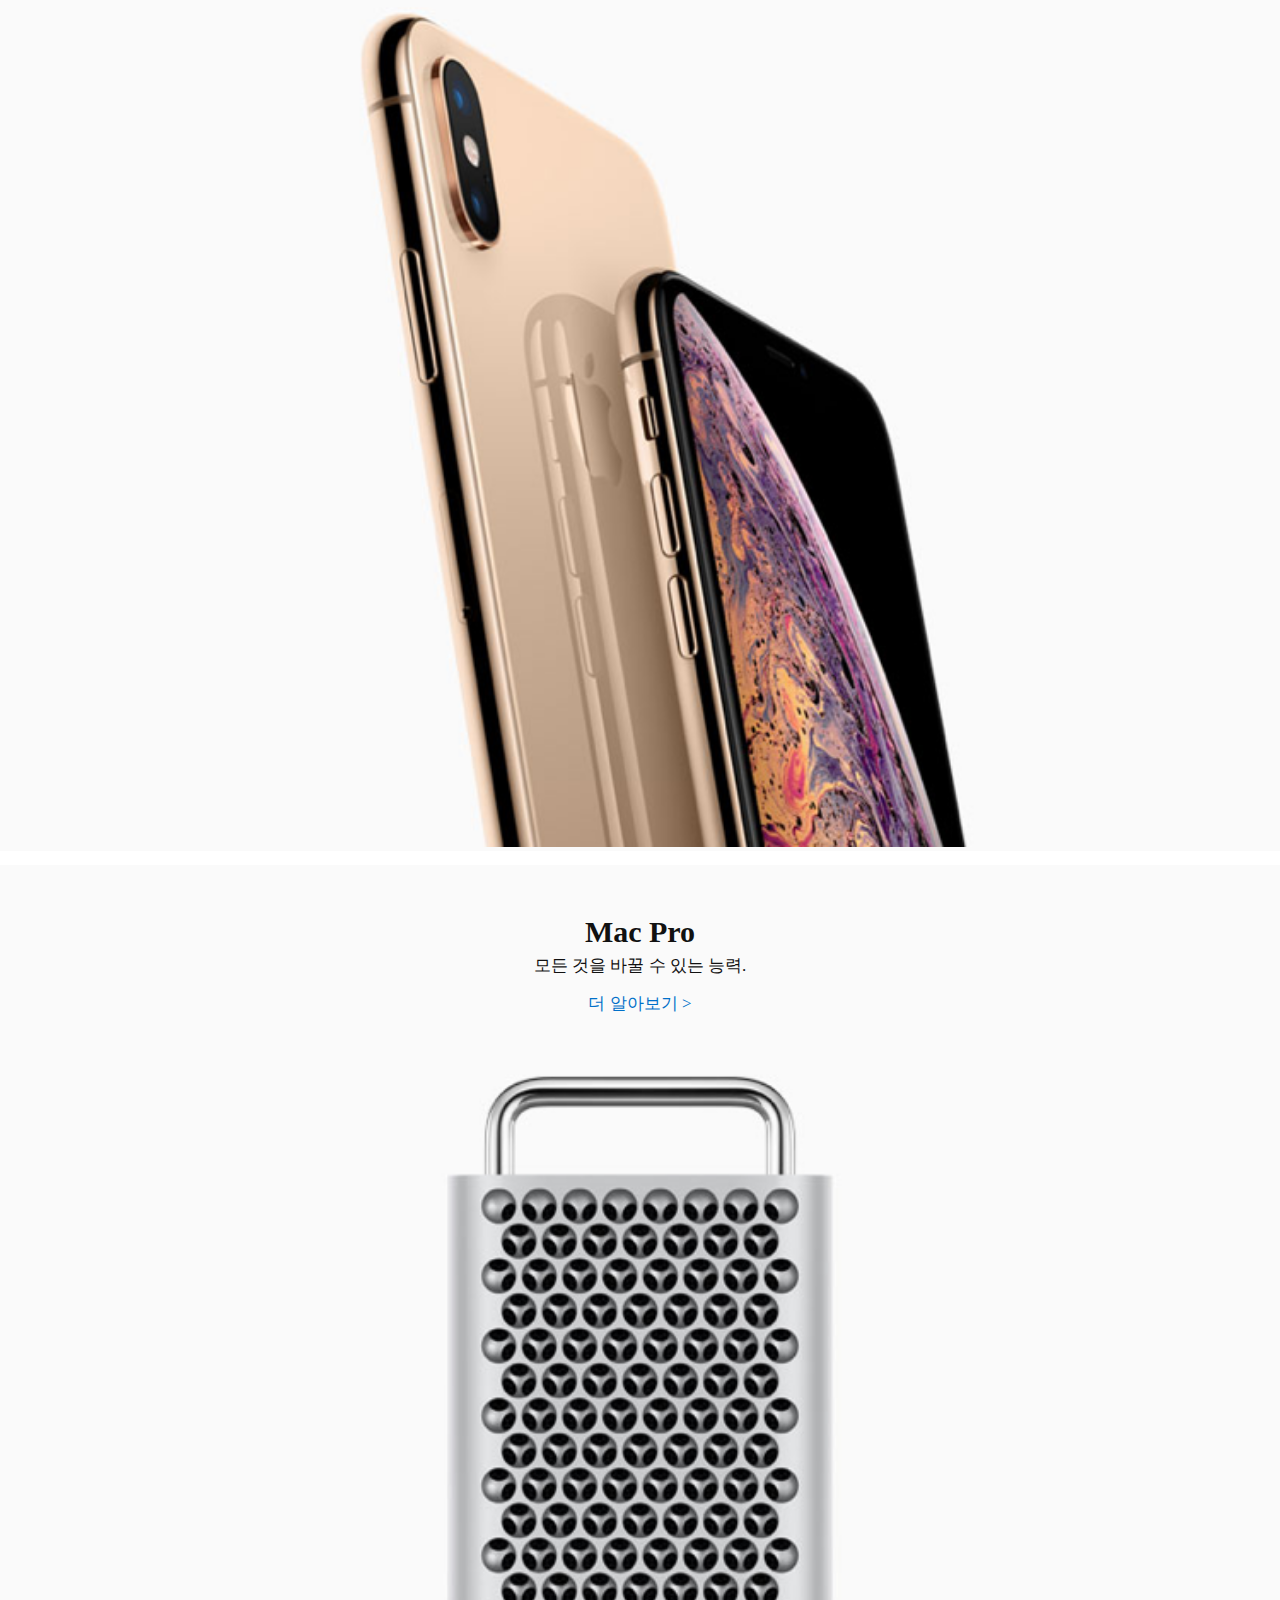
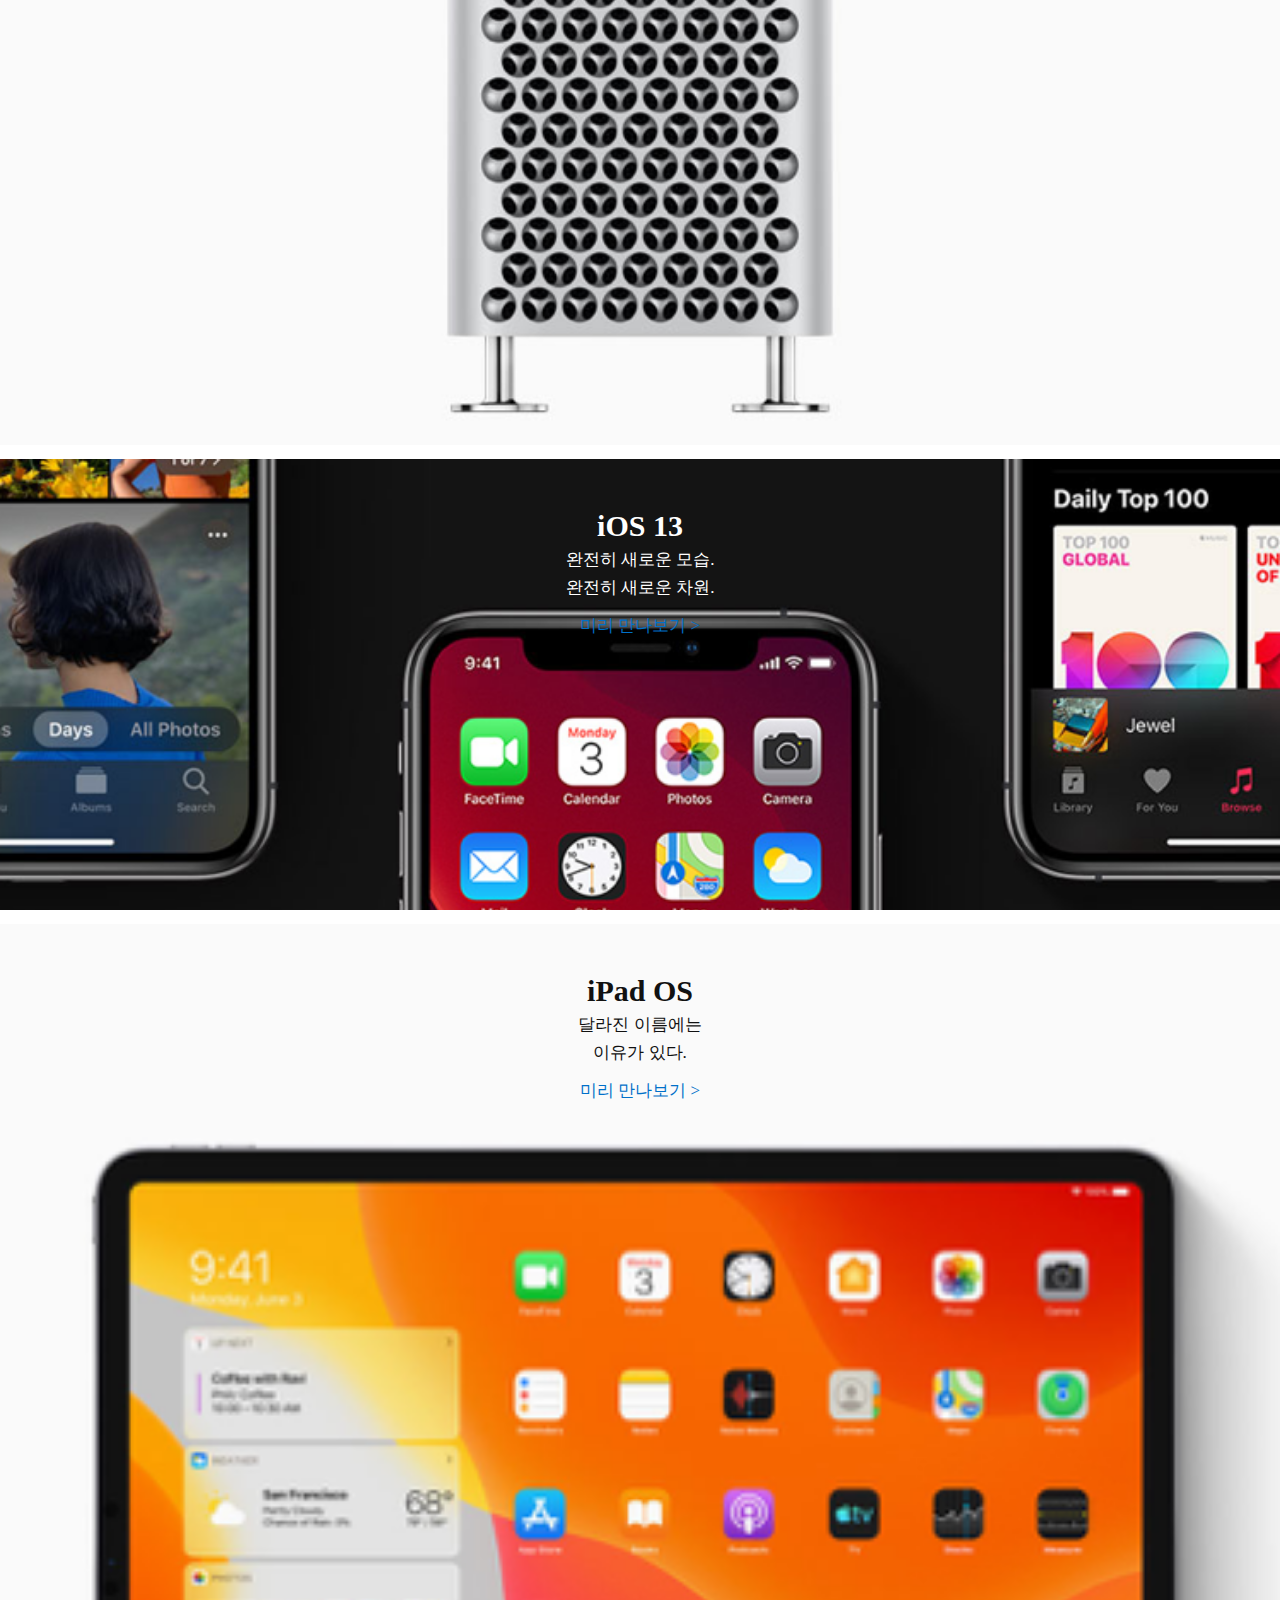
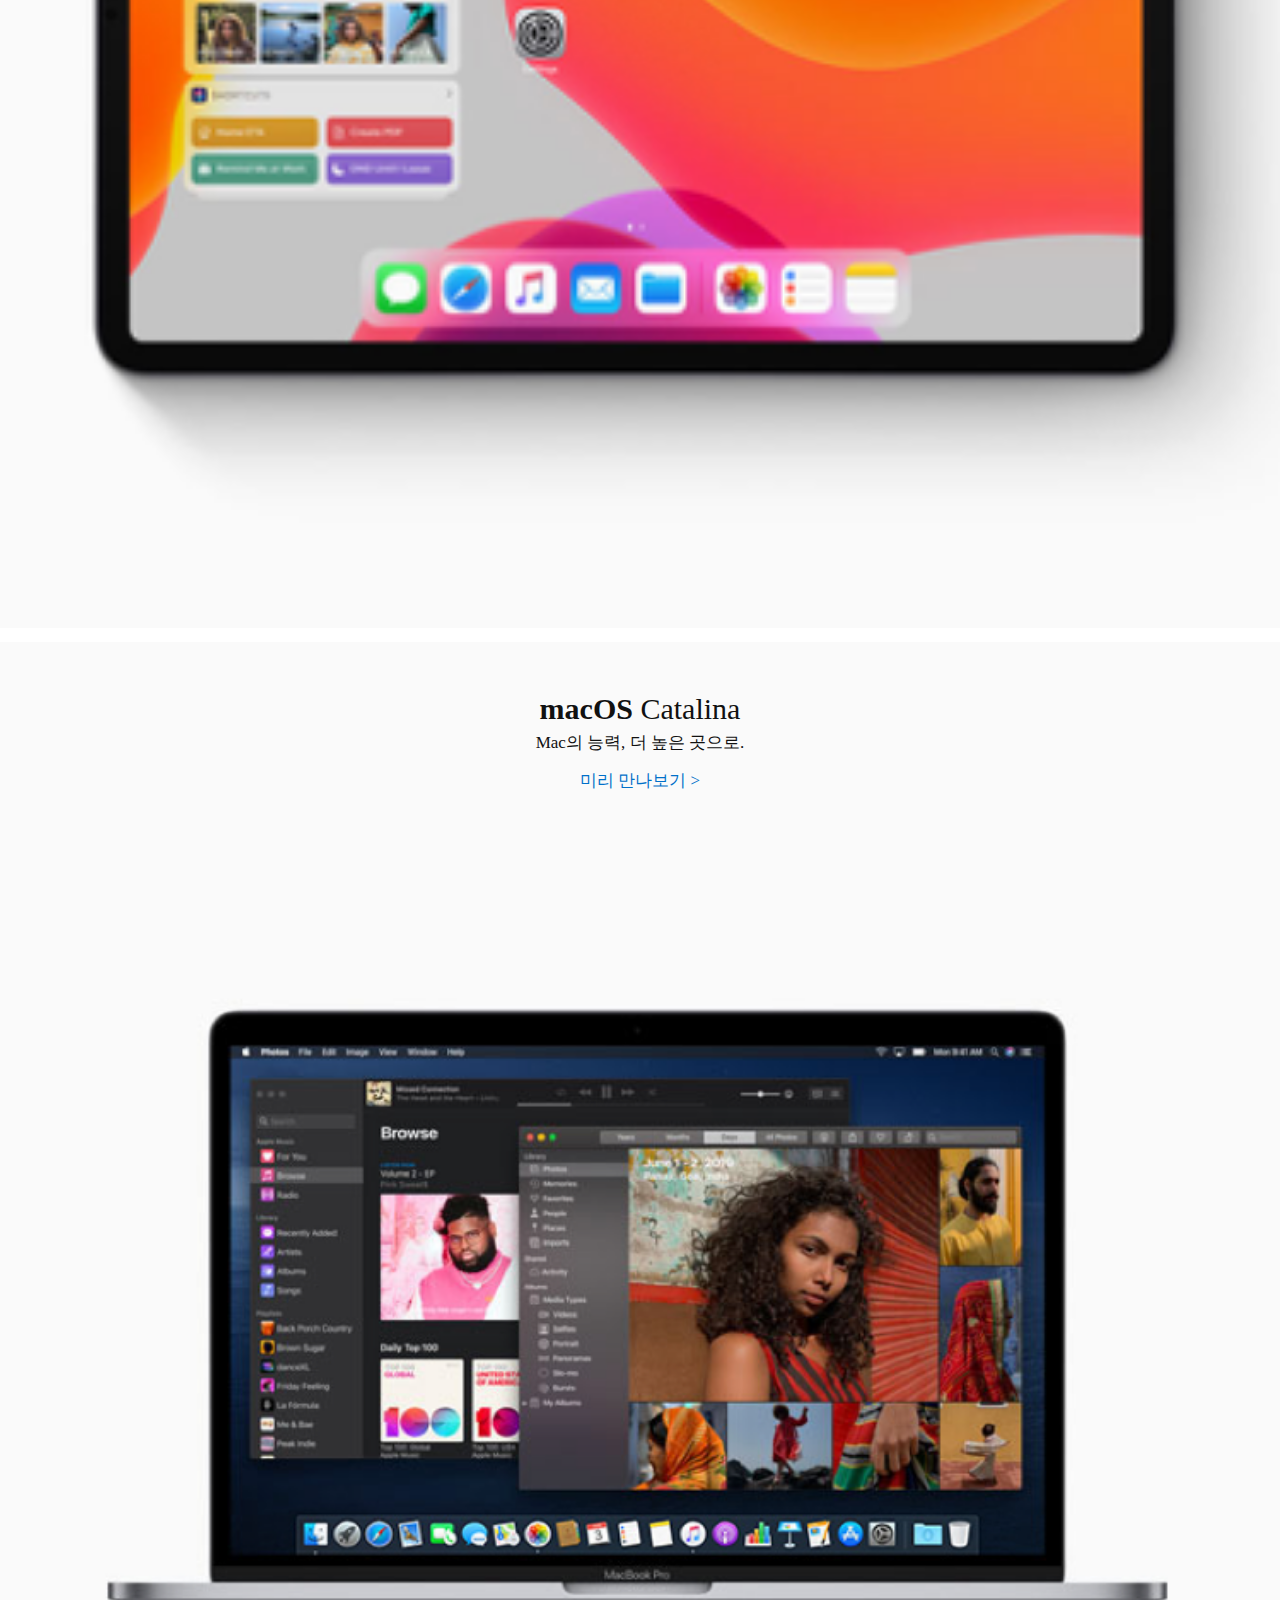
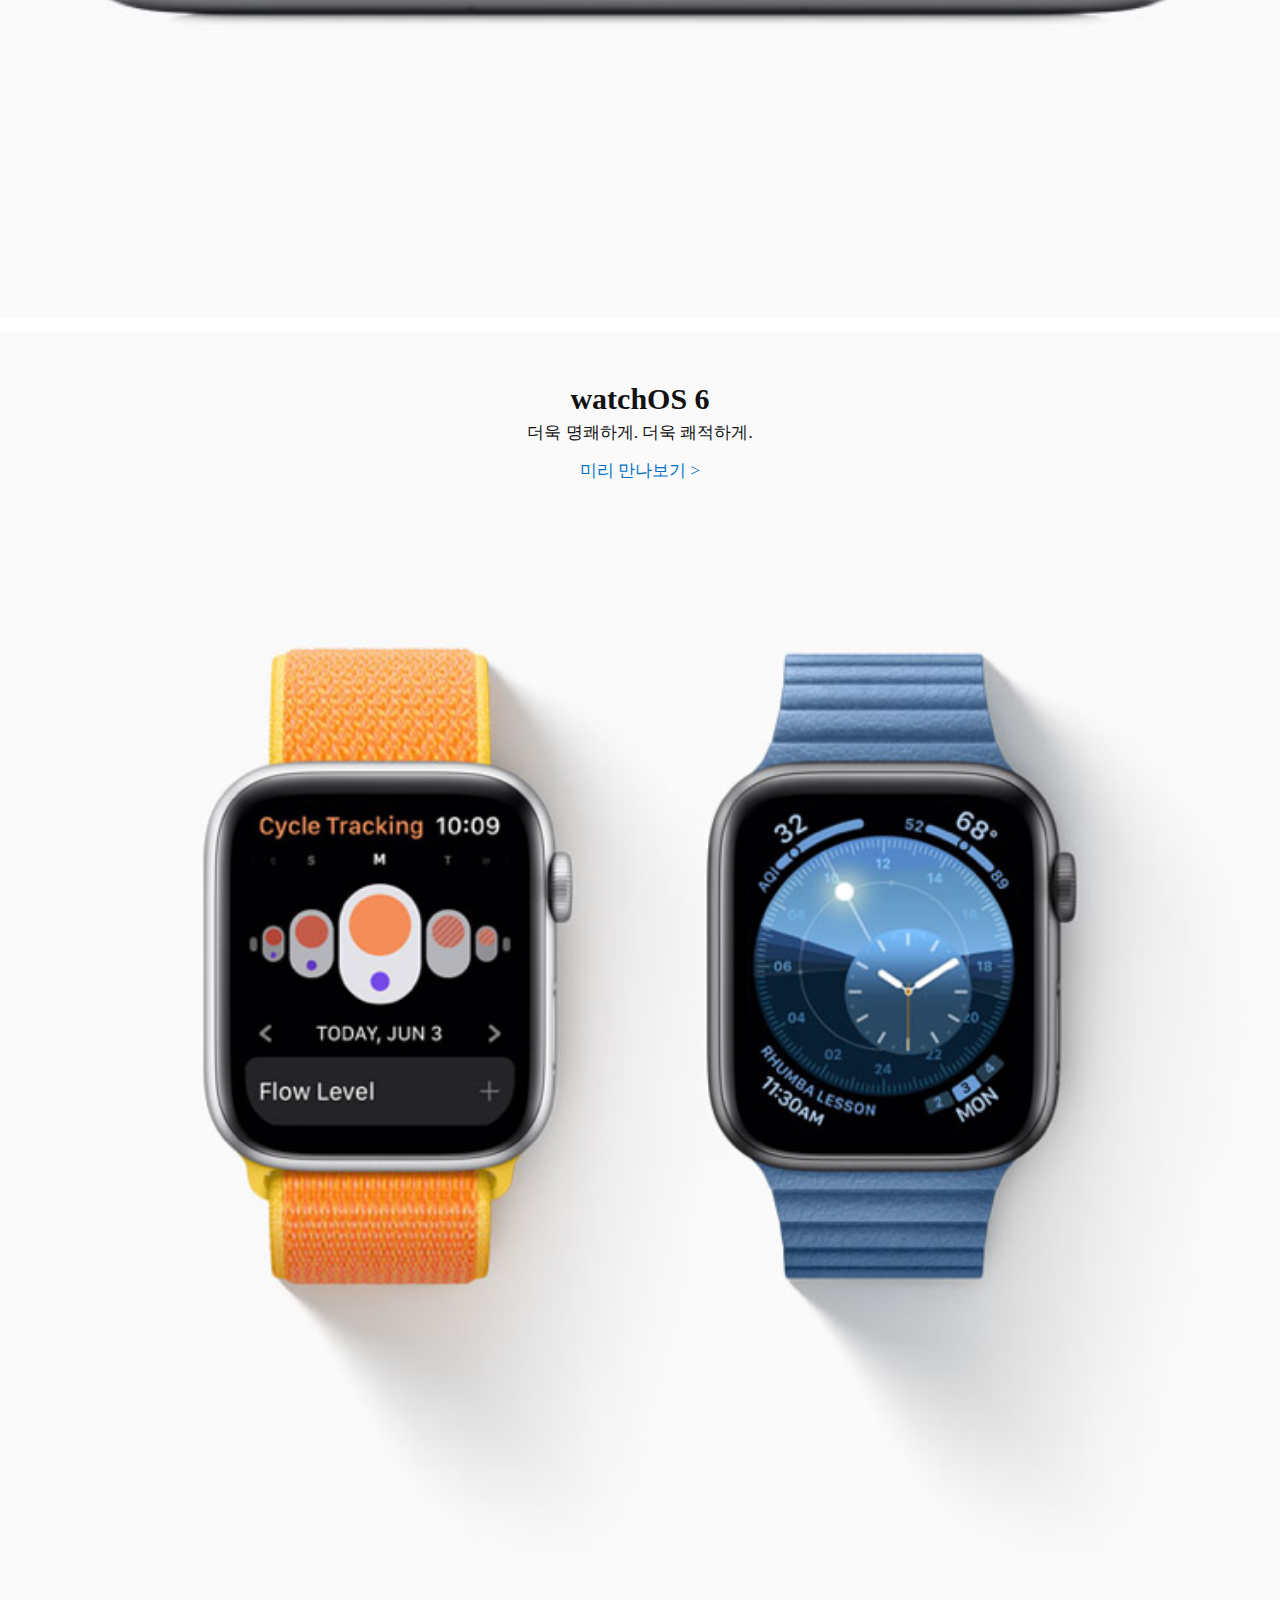
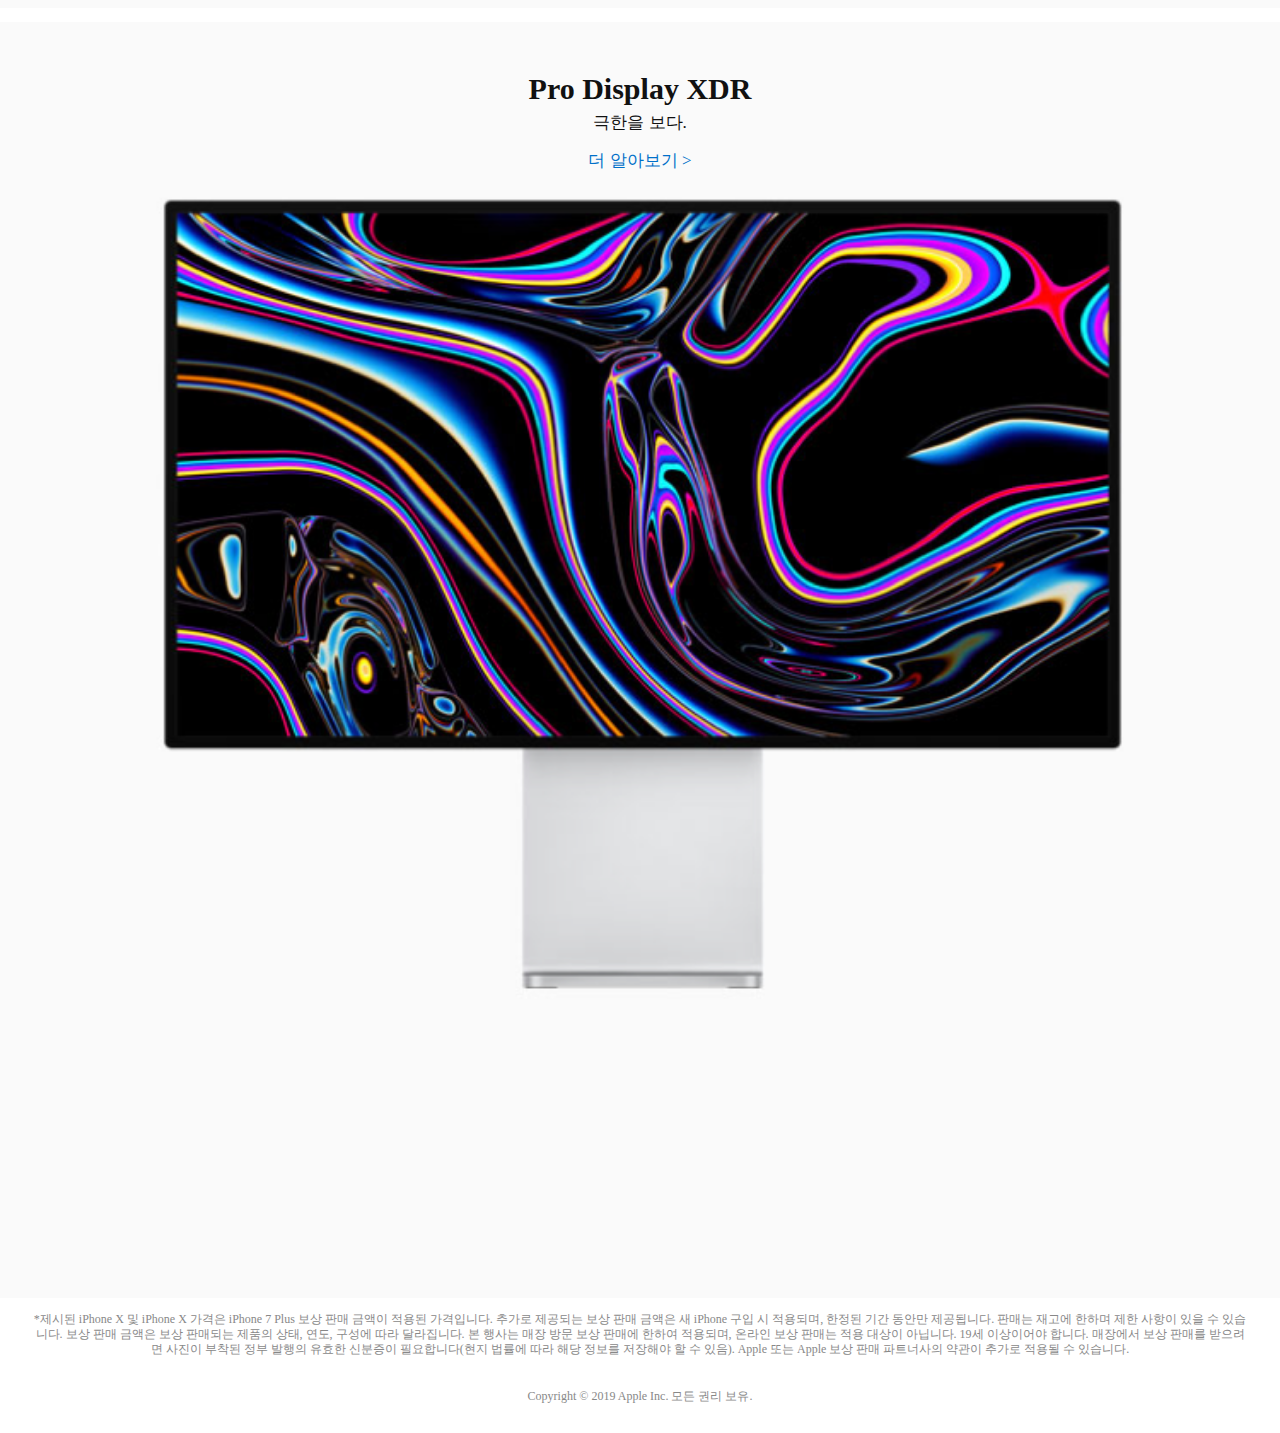
<file: day_6/example_2/index.html>
<!DOCTYPE html>
<html lang="ko">
<head>
  <meta charset="UTF-8">
  <meta name="viewport" content="width=device-width, initial-scale=1.0">
  <meta http-equiv="X-UA-Compatible" content="ie=edge">
  <link rel="stylesheet" href="./style.css">
  <title>Apple product catalogue</title>
</head>
<body>
  <header>
    <a href="#" class="logo_apple">
      <i class="icon_menu">
        <span class="bar up"></span>
        <span class="bar down"></span>
      </i>
    </a>
    <a href="#" class="btn_menu"></a>
    <a href="" class="btn_bag"></a>
    <div class="layer_bag">
      <em class="txt">장바구니가 비어 있습니다.</em>
      <ul class="list_menu">
        <li class="item">
          <a href="#" class="link">
            <i class="icon_bag_blue"></i>
            <span>장바구니</span>
          </a>
          <a href="#" class="link">
            <i class="icon_like_blue"></i>
            <span>즐겨찾기</span>
          </a>
          <a href="#" class="link">
            <i class="icon_order_blue"></i>
            <span>주문</span>
          </a>
          <a href="#" class="link">
            <i class="icon_account_blue"></i>
            <span>계정</span>
          </a>
          <a href="#" class="link">
            <i class="icon_logout_blue"></i>
            <span>로그아웃</span>
          </a>
        </li>
      </ul>
    </div>
  </header>
  <div class="content">
    <ul class="list_section">
      <!-- iPhone XR -->
      <li class="item">
        <h2>iPhone XR</h2>
        <p>전면 화면 디자인. iPhone 사상 가장 긴 배터리 사용 시간. 놀랍도록 빠른 성능. 스튜디오급 사진 촬영 기능까지.</p>
        <a href="https://www.apple.com/kr/shop/buy-iphone/iphone-xr">구입하기 &gt;</a>
        <img src="./img/bg_iphone_xr.png" alt="iPhone XR">
      </li>
      
      <!-- iPhone XS -->
      <li class="item">
        <h2>iPhone XS</h2>
        <p>가장 커다란 사이즈의 Super Retina 디스플레이. 가장 빠른 성능을 자랑하는 A12 Bionic. 가장 안전한 안면 인증 기술인 Face ID. 심도 제어 기능을 갖춘 혁신적인 듀얼 카메라까지.</p>
        <a href="https://www.apple.com/kr/shop/buy-iphone/iphone-xs">구입하기 &gt;</a>
        <div class="area_image">
          <img src="./img/bg_iphone_xs.png" alt="iPhone XS">
        </div>
      </li>

      <!-- Mac Pro -->
      <li class="item">
        <h2>Mac Pro</h2>
        <p>모든 것을 바꿀 수 있는 능력.</p>
        <a href="https://www.apple.com/kr/mac-pro/">더 알아보기 &gt;</a>
        <img src="./img/bg_mac_pro.png" alt="Mac Pro">
      </li>

      <!-- iOS 13 -->
      <li class="item ios_13">
        <h2>iOS 13</h2>
        <p>완전히 새로운 모습.<br>완전히 새로운 차원.</p>
        <a href="https://www.apple.com/kr/ios/ios-13-preview/">미리 만나보기 &gt;</a>
        <div class="area_image"></div>
      </li>

      <!-- iPad OS -->
      <li class="item">
        <h2>iPad OS</h2>
        <p>달라진 이름에는<br>이유가 있다.</p>
        <a href="https://www.apple.com/kr/ipados/ipados-preview/">미리 만나보기 &gt;</a>
        <img src="./img/bg_ipad_os.png" alt="iPad">
      </li>

      <!-- macOS Catalina -->
      <li class="item">
        <h2>macOS <span>Catalina</span></h2>
        <p>Mac의 능력, 더 높은 곳으로.</p>
        <a href="https://www.apple.com/kr/macos/catalina-preview/">미리 만나보기 &gt;</a>
        <img src="./img/bg_mac_os_catalina.png" alt="macbook">
      </li>

      <!-- watchOS 6 -->
      <li class="item">
        <h2>watchOS 6</h2>
        <p>더욱 명쾌하게. 더욱 쾌적하게.</p>
        <a href="https://www.apple.com/kr/watchos/watchos-preview/">미리 만나보기 &gt;</a>
        <img src="./img/bg_watch_os.png" alt="apple watch" >
      </li>

      <!-- Pro Display XDR -->
      <li class="item">
        <h2>Pro Display XDR</h2>
        <p>극한을 보다.</p>
        <a href="https://www.apple.com/kr/pro-display-xdr/">더 알아보기 &gt;</a>
        <img src="./img/bg_pro_display_xdr.png" alt="pro display xdr">
      </li>
    </ul>
  </div>
  <footer>
    <p>*제시된 iPhone X 및 iPhone X 가격은 iPhone 7 Plus 보상 판매 금액이 적용된 가격입니다. 추가로 제공되는 보상 판매 금액은 새 iPhone 구입 시 적용되며, 한정된 기간 동안만 제공됩니다. 판매는 재고에 한하며 제한 사항이 있을 수 있습니다. 보상 판매 금액은 보상 판매되는 제품의 상태, 연도, 구성에 따라 달라집니다. 본 행사는 매장 방문 보상 판매에 한하여 적용되며, 온라인 보상 판매는 적용 대상이 아닙니다. 19세 이상이어야 합니다. 매장에서 보상 판매를 받으려면 사진이 부착된 정부 발행의 유효한 신분증이 필요합니다(현지 법률에 따라 해당 정보를 저장해야 할 수 있음). Apple 또는 Apple 보상 판매 파트너사의 약관이 추가로 적용될 수 있습니다.</p>
    <strong>Copyright © 2019 Apple Inc. 모든 권리 보유.</strong>
  </footer>
</body>
</html>
</file>
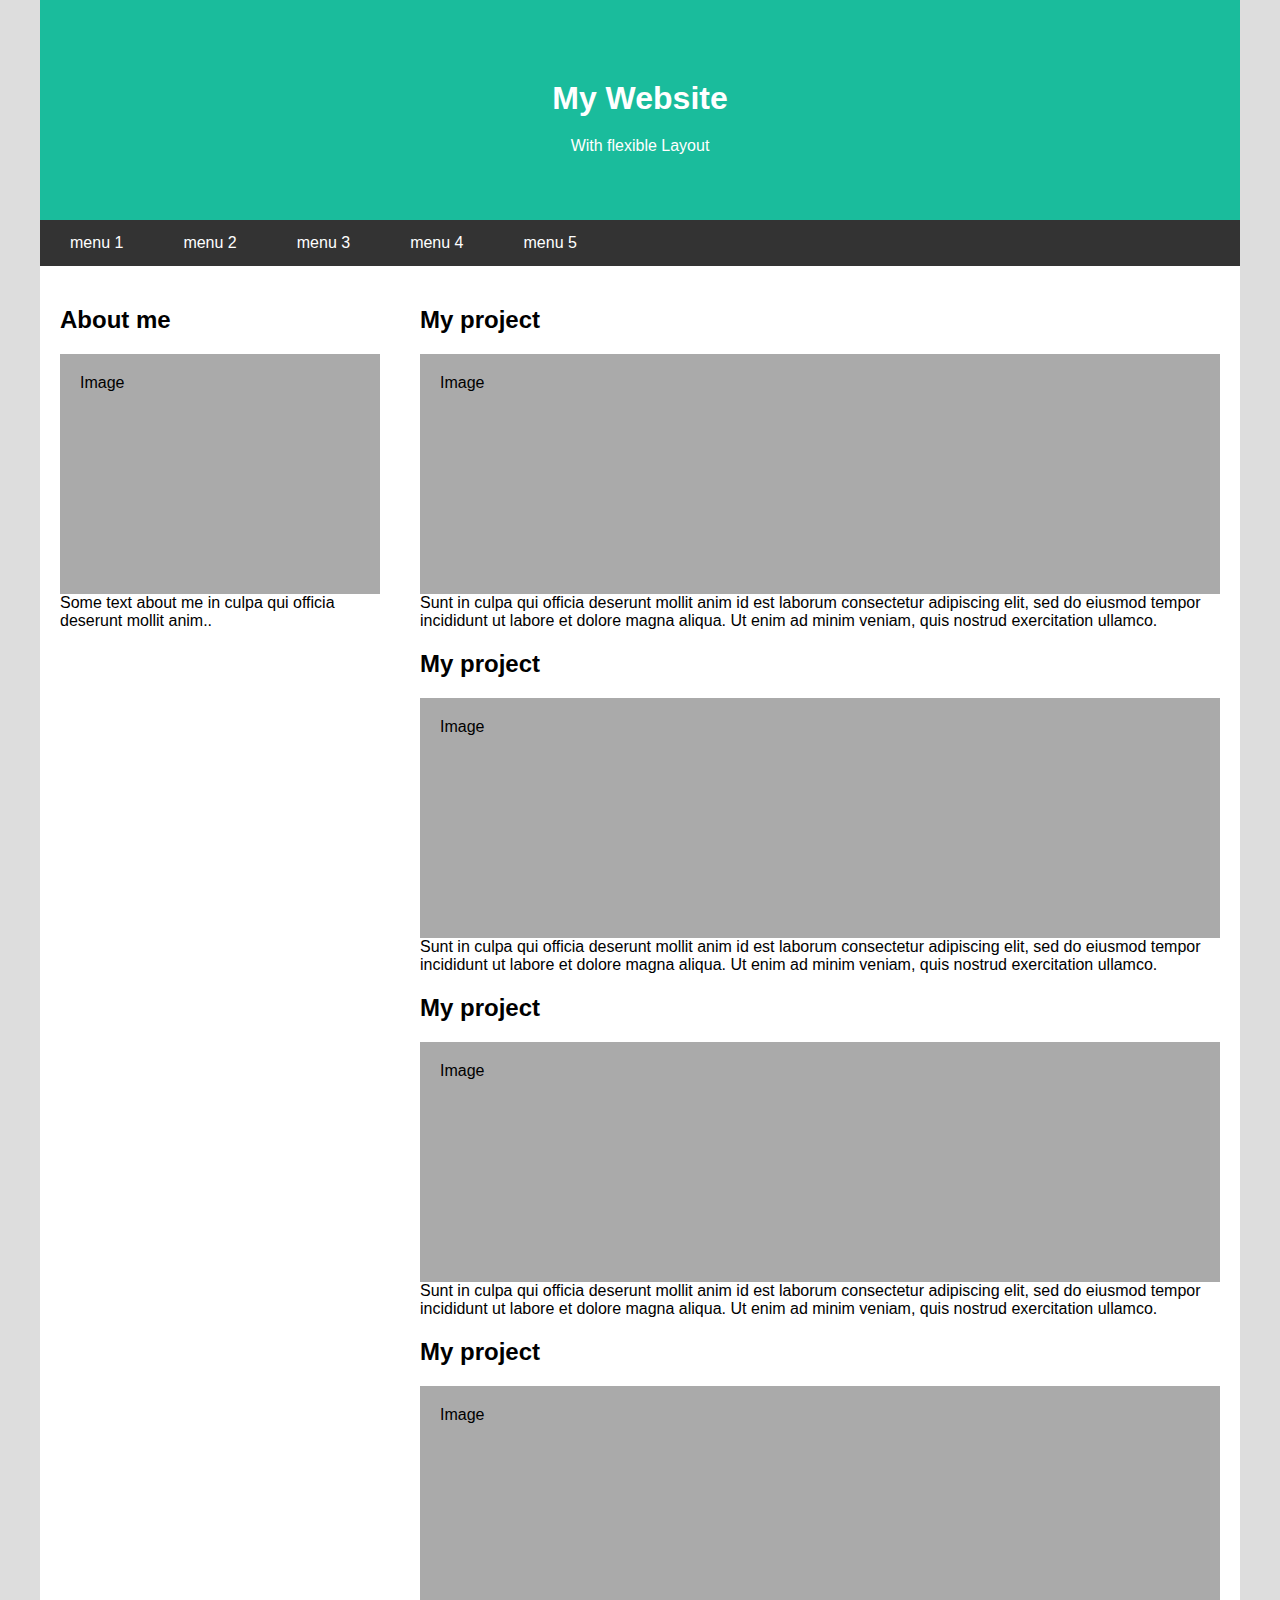
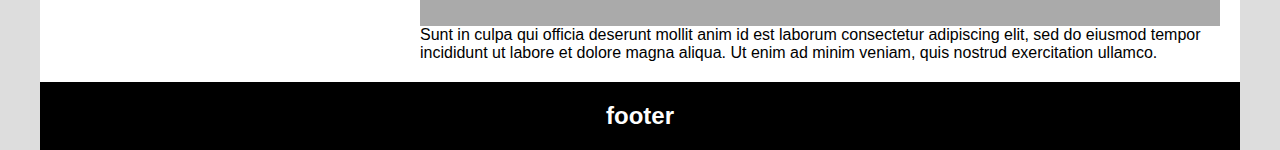
<file: day_8/ex_01/index.html>
<!DOCTYPE html>
<html lang="ko">
<head>
  <meta charset="UTF-8">
  <meta name="viewport" content="width=device-width, initial-scale=1.0">
  <meta http-equiv="X-UA-Compatible" content="ie=edge">
  <title>미디어쿼리 샘플</title>
  <link rel="stylesheet" href="./style.css">
</head>
<body>
  <div class="wrap">
    <div class="banner">
      <h1 class="title">My Website</h1>
      <p class="desc">With flexible Layout</p>
    </div>
    <div class="nav">
      <li class="item"><a href="#" class="link">menu 1</a></li>
      <li class="item"><a href="#" class="link">menu 2</a></li>
      <li class="item"><a href="#" class="link">menu 3</a></li>
      <li class="item"><a href="#" class="link">menu 4</a></li>
      <li class="item"><a href="#" class="link">menu 5</a></li>
    </div>
    <div class="content">
      <div class="side">
        <div class="title">About me</div>
        <div class="photo">Image</div>
        <p>Some text about me in culpa qui officia deserunt mollit anim..</p>
      </div>
      <div class="main">
        <div class="item_project">
          <div class="title">My project</div>
          <div class="photo">Image</div>
          <p>Sunt in culpa qui officia deserunt mollit anim id est laborum consectetur adipiscing elit, sed do eiusmod tempor incididunt ut labore et dolore magna aliqua. Ut enim ad minim veniam, quis nostrud exercitation ullamco.</p>
        </div>
        <div class="item_project">
          <div class="title">My project</div>
          <div class="photo">Image</div>
          <p>Sunt in culpa qui officia deserunt mollit anim id est laborum consectetur adipiscing elit, sed do eiusmod tempor incididunt ut labore et dolore magna aliqua. Ut enim ad minim veniam, quis nostrud exercitation ullamco.</p>
        </div>
        <div class="item_project">
          <div class="title">My project</div>
          <div class="photo">Image</div>
          <p>Sunt in culpa qui officia deserunt mollit anim id est laborum consectetur adipiscing elit, sed do eiusmod tempor incididunt ut labore et dolore magna aliqua. Ut enim ad minim veniam, quis nostrud exercitation ullamco.</p>
        </div>
        <div class="item_project">
          <div class="title">My project</div>
          <div class="photo">Image</div>
          <p>Sunt in culpa qui officia deserunt mollit anim id est laborum consectetur adipiscing elit, sed do eiusmod tempor incididunt ut labore et dolore magna aliqua. Ut enim ad minim veniam, quis nostrud exercitation ullamco.</p>
        </div>
      </div>
    </div>
    <div class="footer">
      footer
    </div>
  </div>
</body>
</html>
</file>
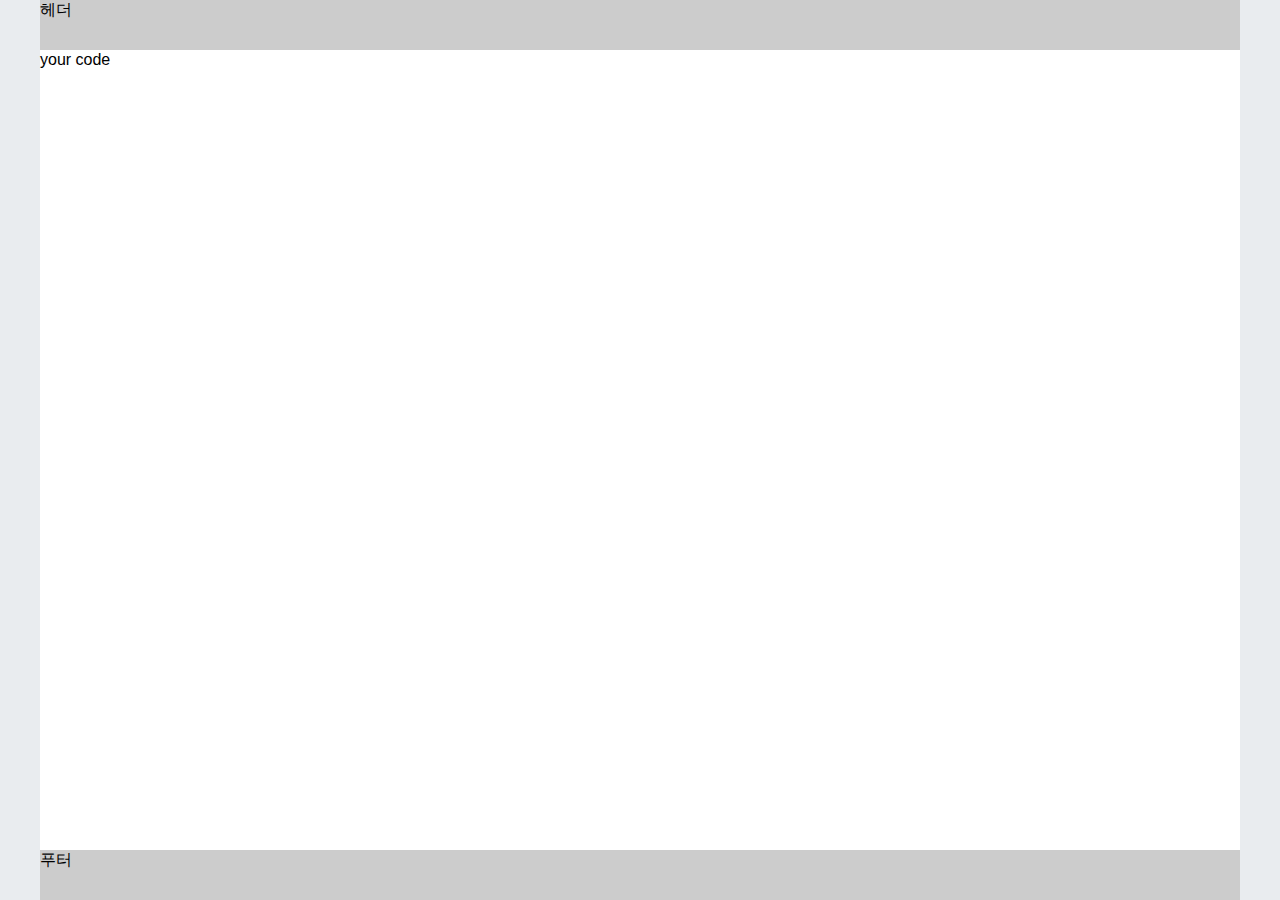
<file: day_8/portfolioTemplate/index.html>
<html lang="ko">
<head>
  <meta charset="UTF-8">
  <meta name="viewport" content="width=device-width, initial-scale=1.0">
  <meta http-equiv="X-UA-Compatible" content="ie=edge">
  <link rel="stylesheet" href="./reset.css">
  <link rel="stylesheet" href="./style.css">
  <title>포트폴리오</title>
</head>
<body>
  <div class="wrap">
    <div class="header">헤더</div>
    <div class="content">
      your code
    </div>
    <div class="footer">푸터</div>
  </div>
</body>
</html>
</file>
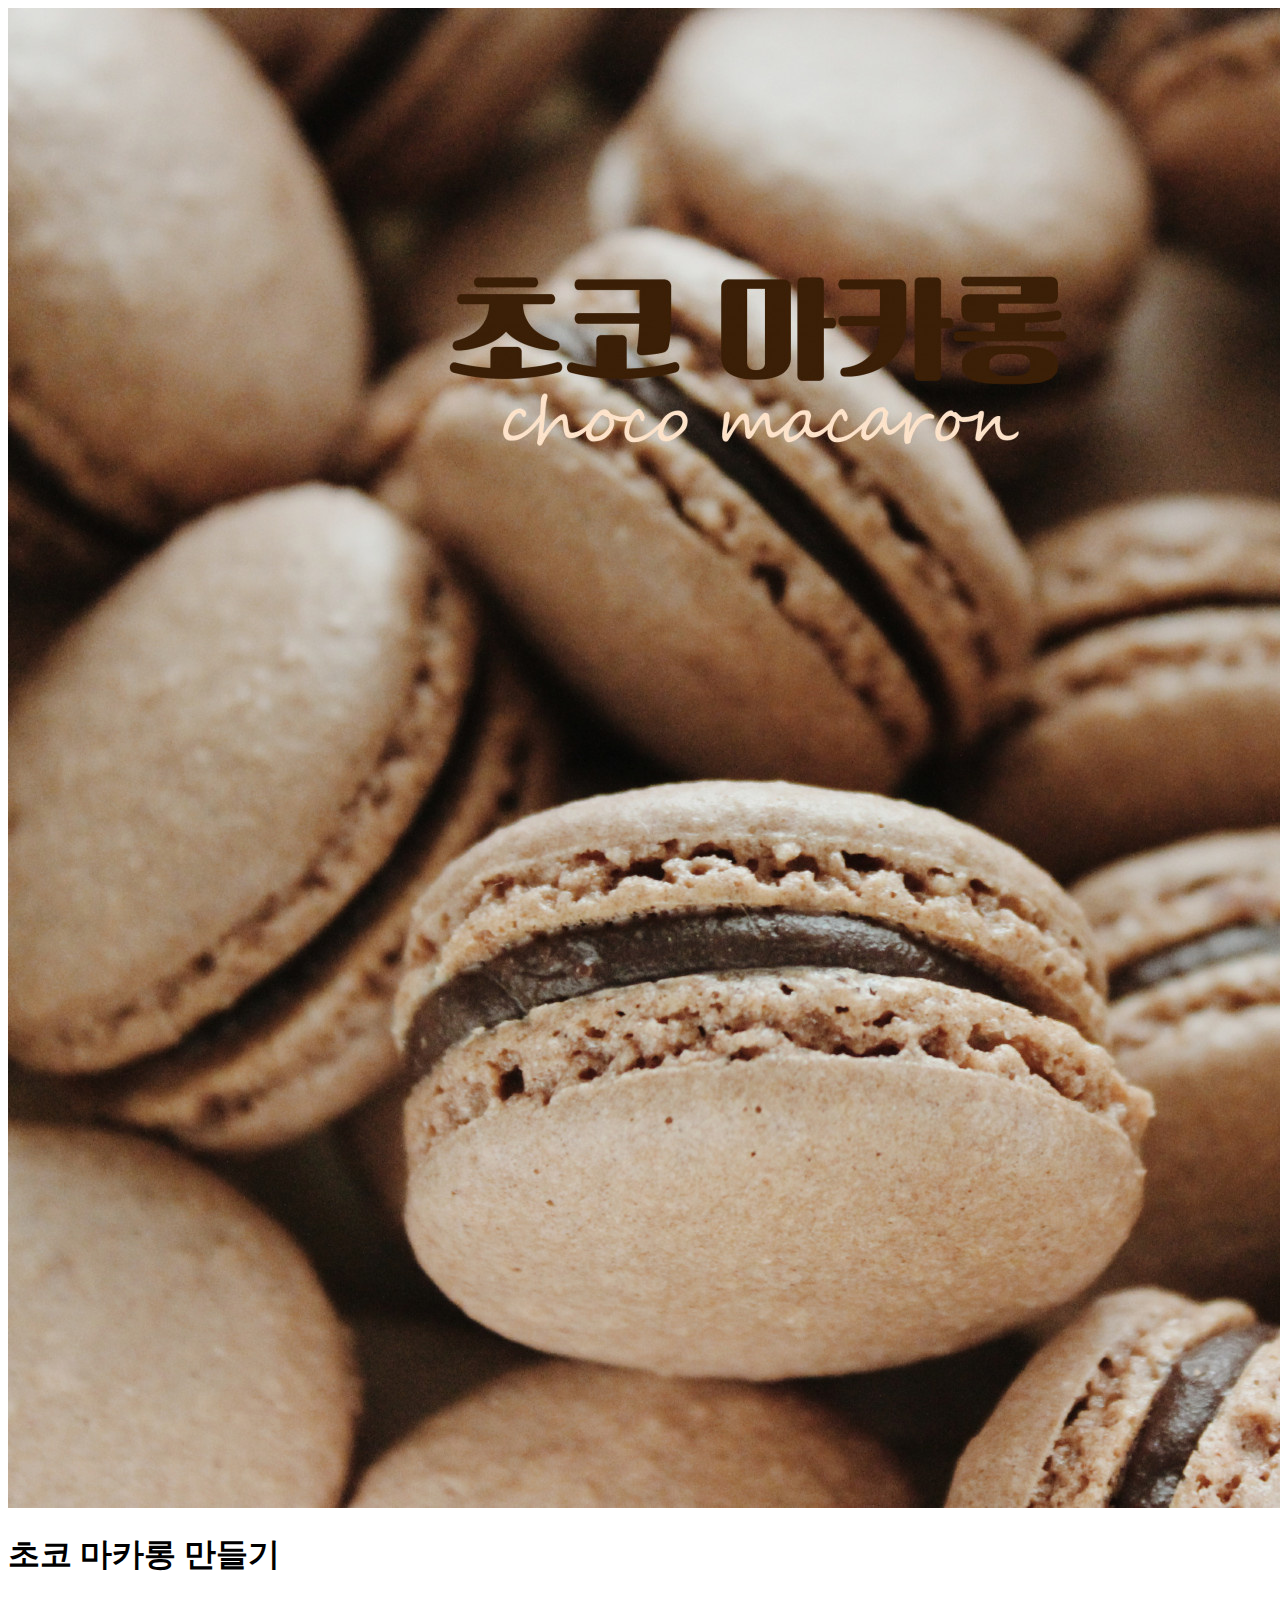
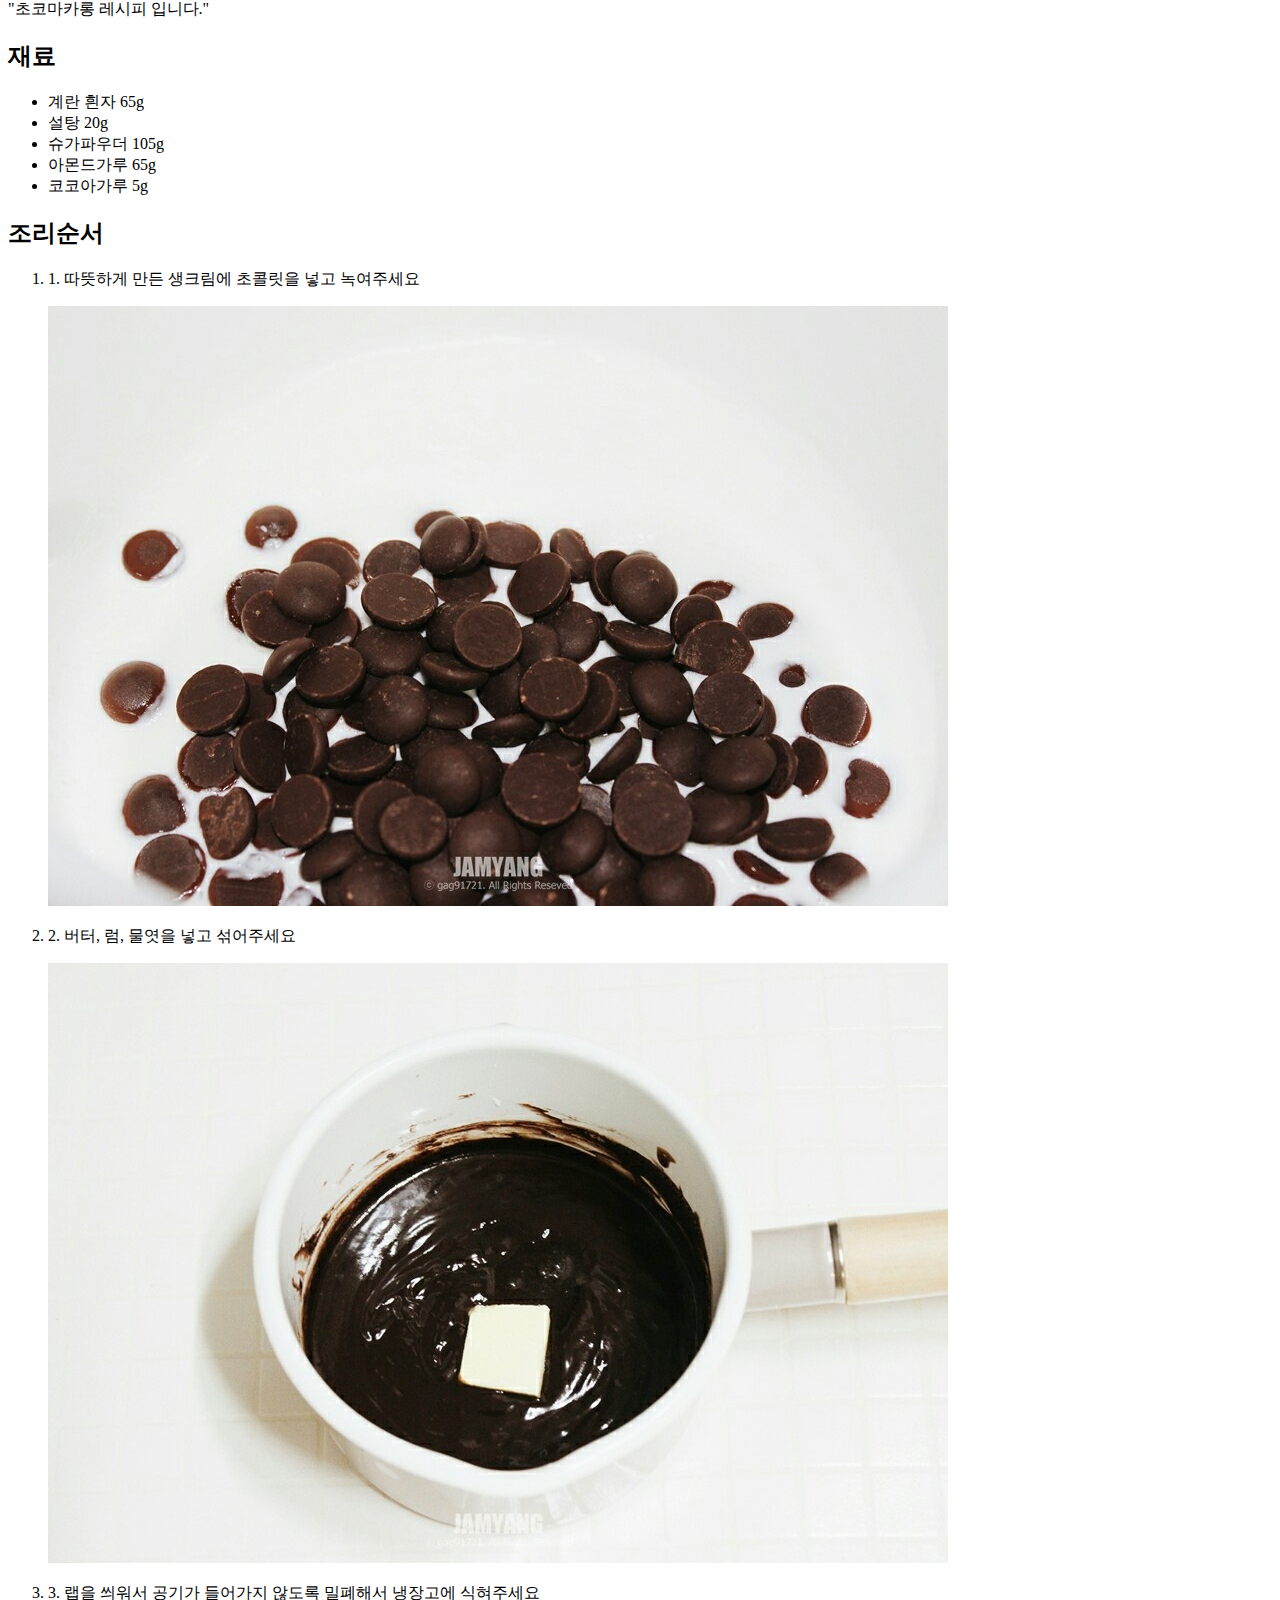
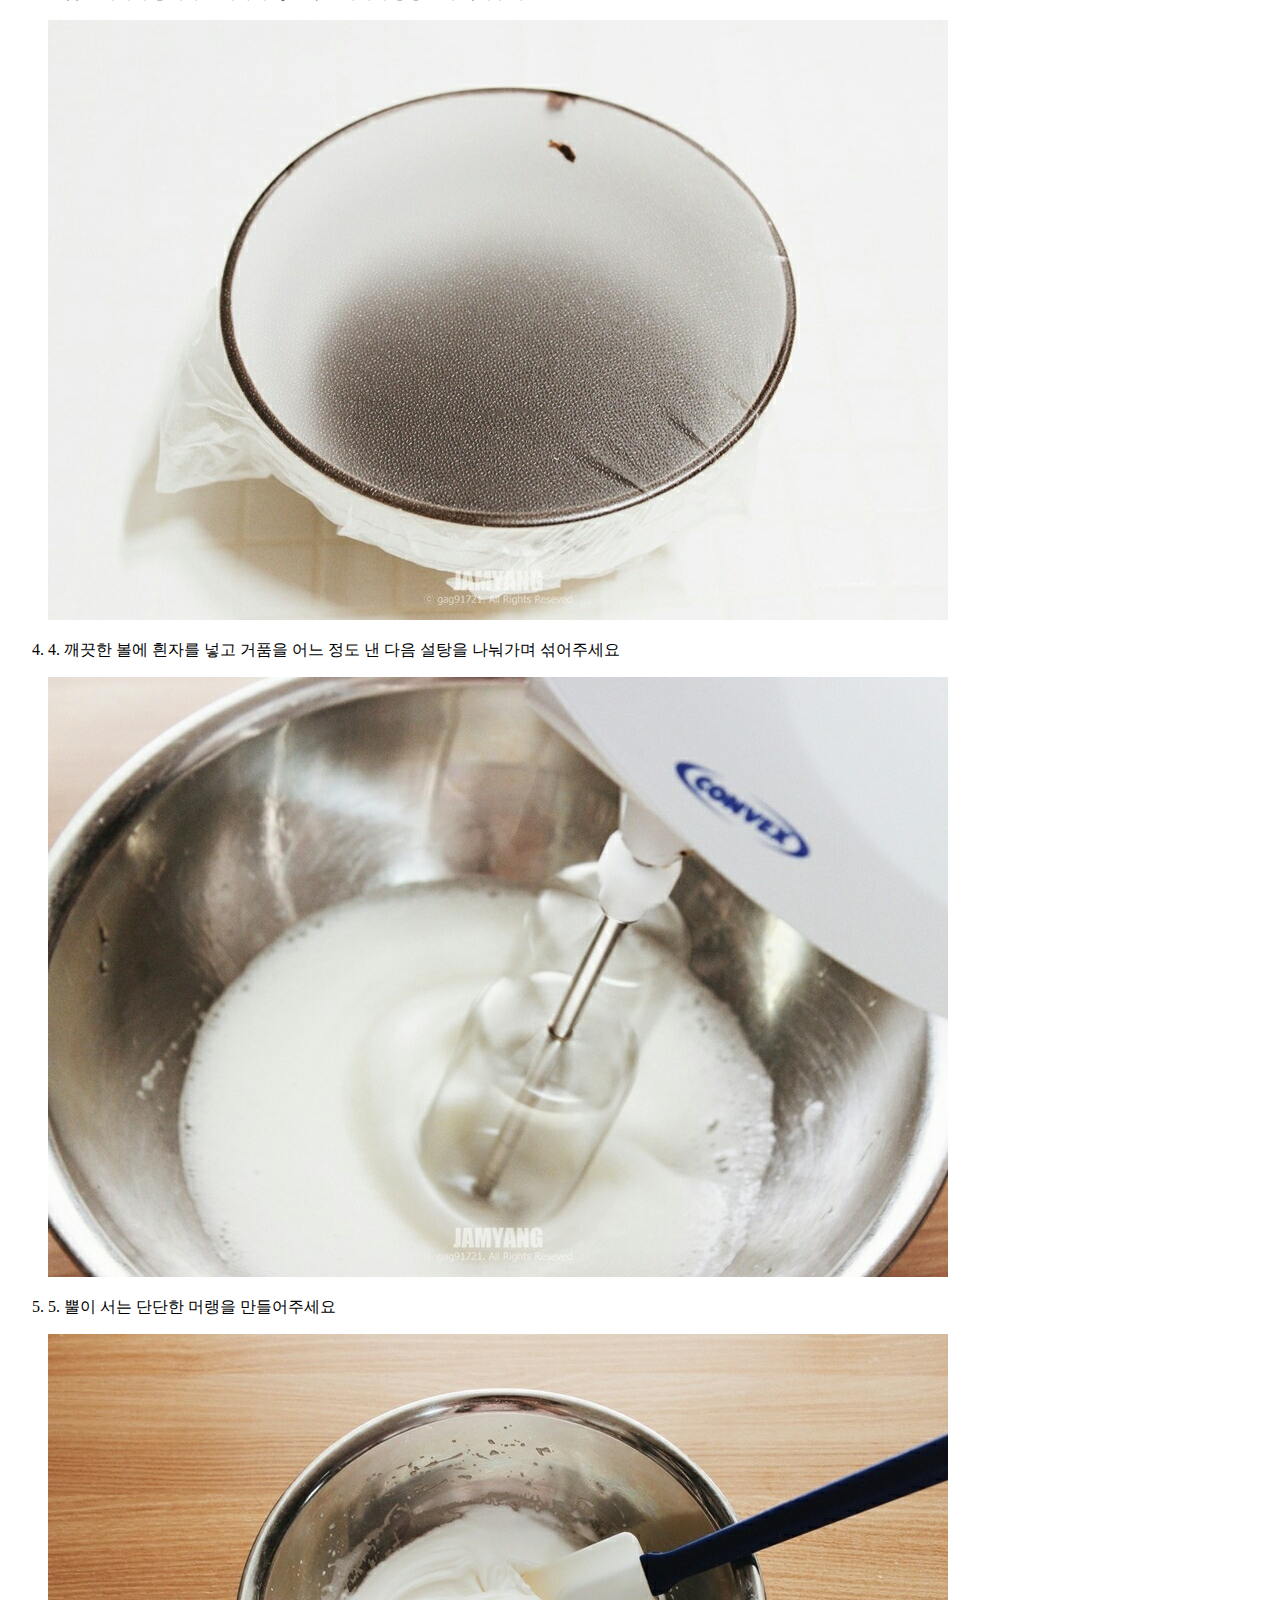
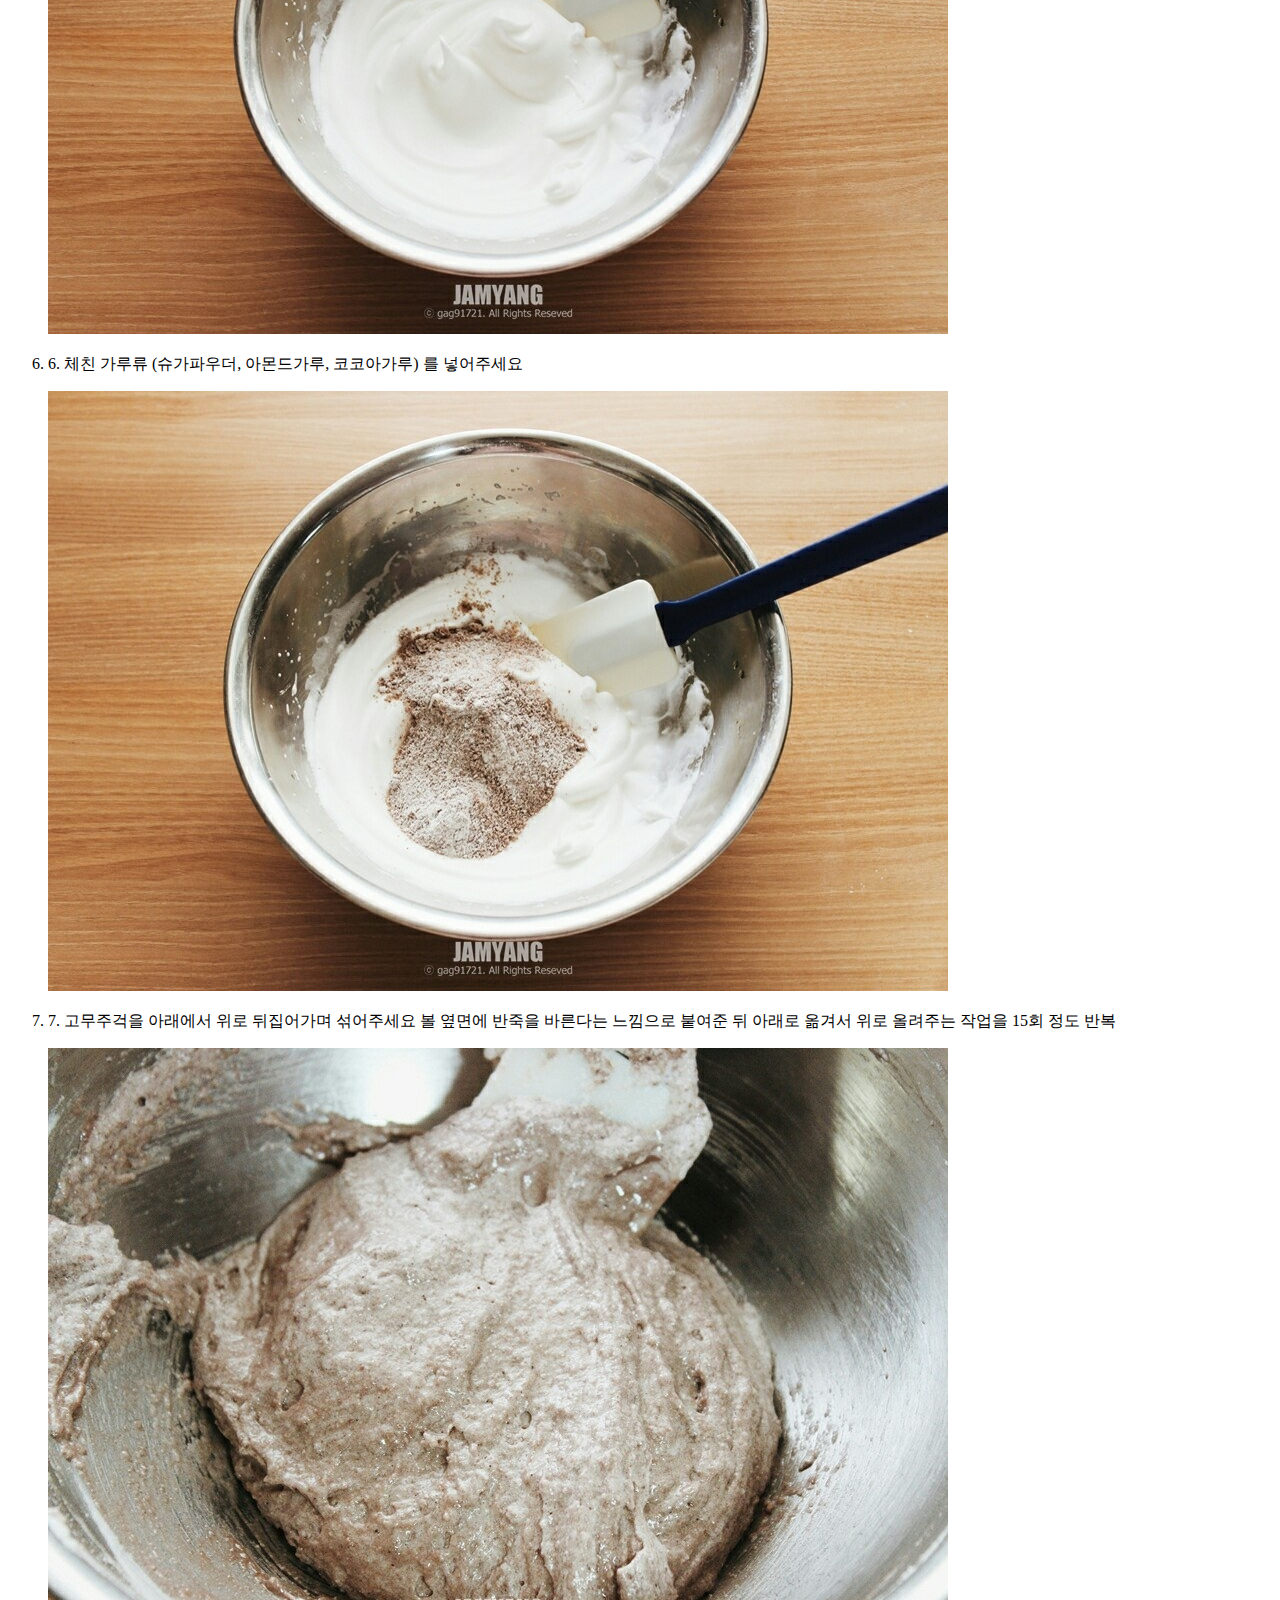
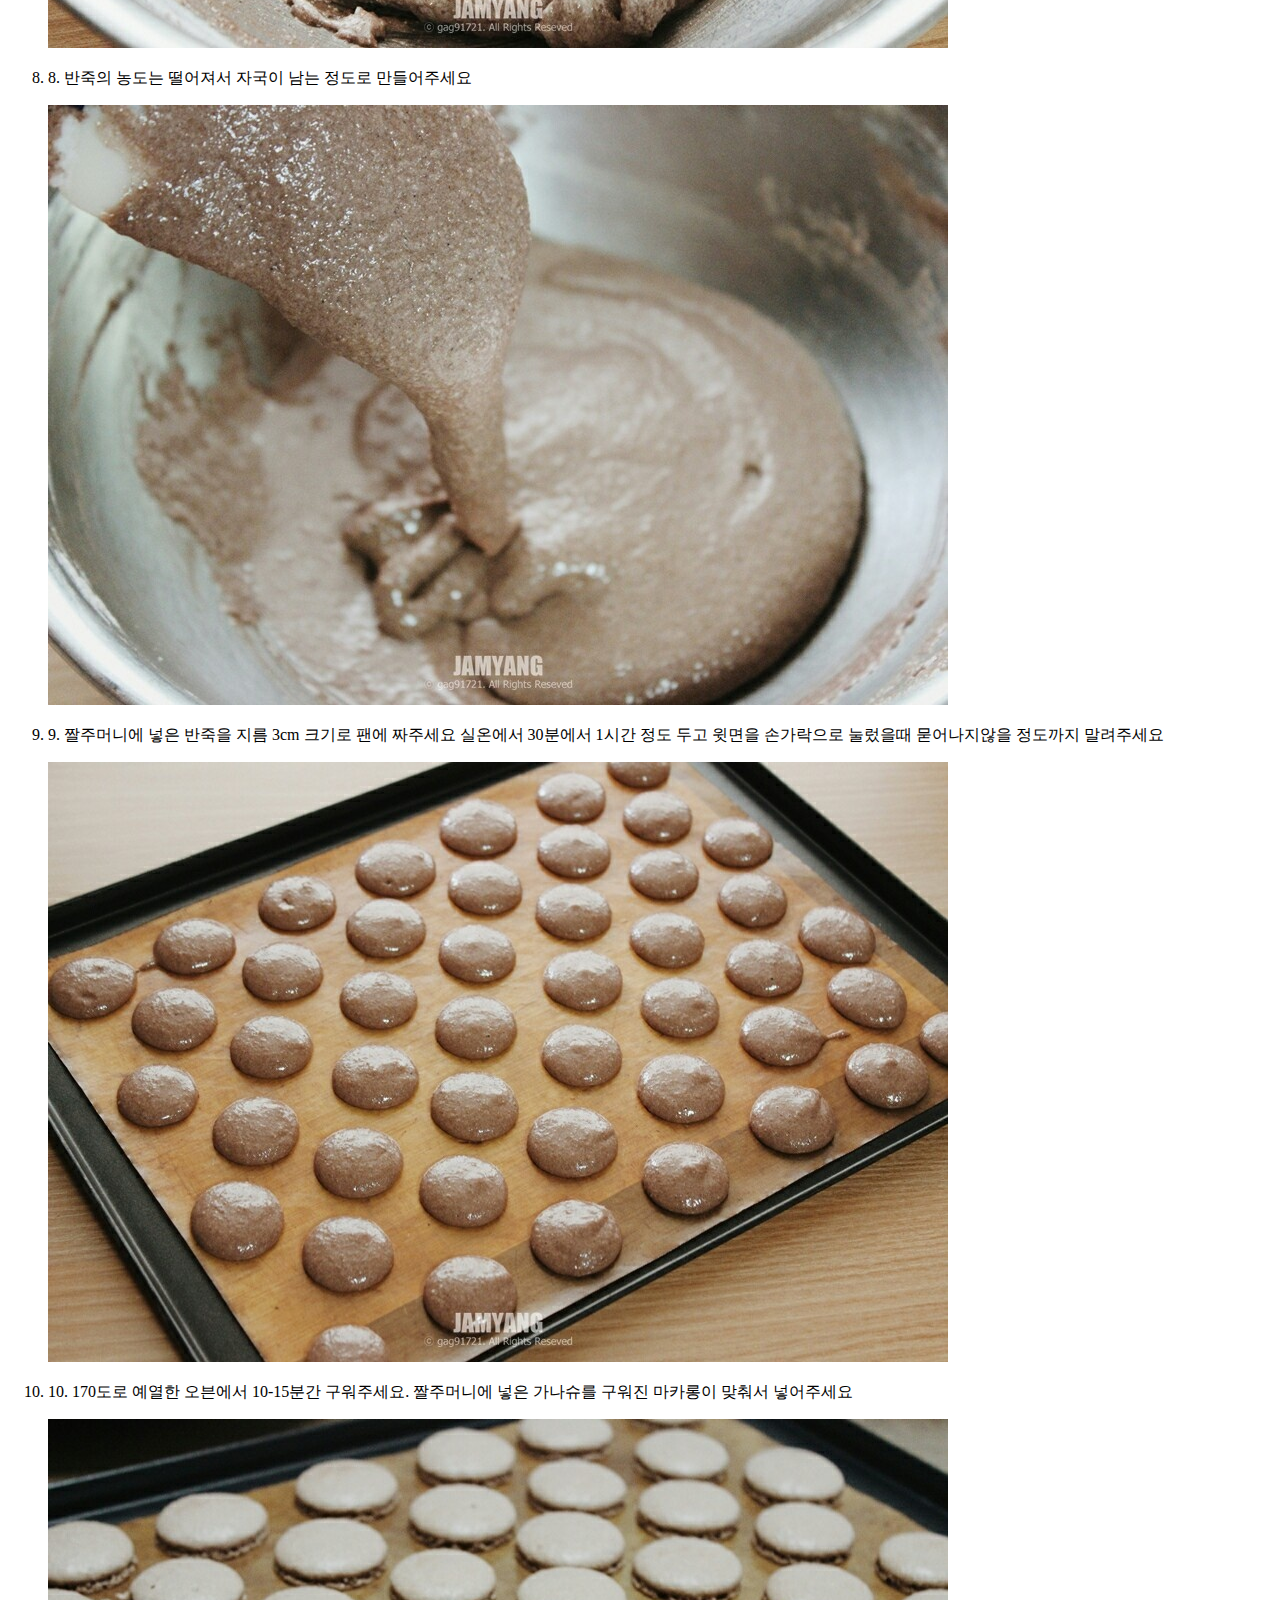
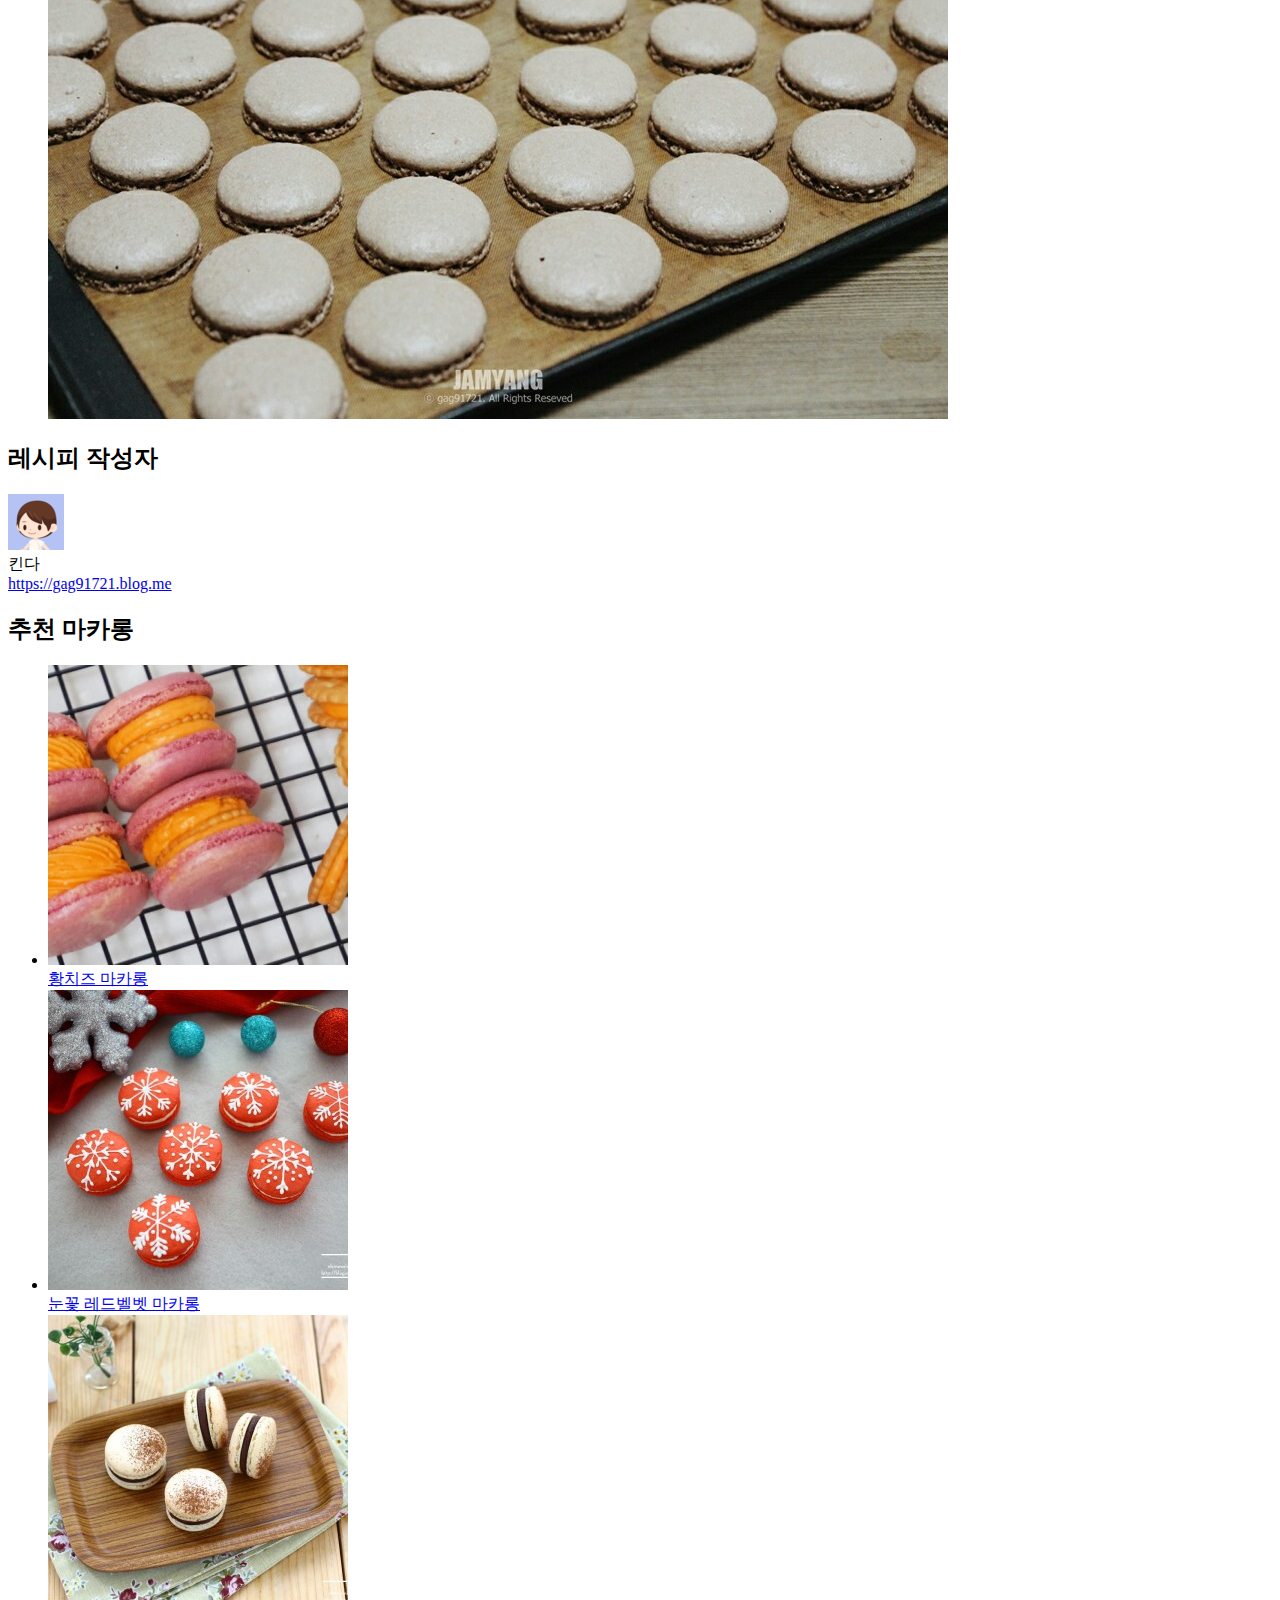
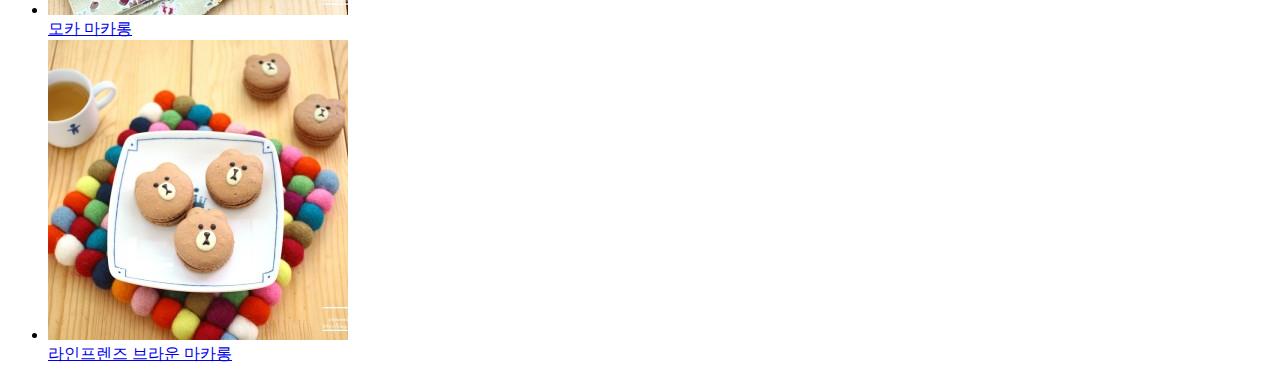
<file: day_1/example_1/step_1/recipe.html>
<!DOCTYPE html>
<html lang="ko">
<head>
  <meta charset="UTF-8">
  <meta name="viewport" content="width=device-width, initial-scale=1.0">
  <meta http-equiv="X-UA-Compatible" content="ie=edge">
  <title>마카롱 레시피</title>
</head>
<body>
  <!-- 메인 타이틀 영역 -->
  <div >
    <img src="./img/bg_main.jpg">
    <h1>초코 마카롱 만들기</h1>
    <p>"초코마카롱 레시피 입니다."</p>
  </div>
  
  <!-- 재료 영역 -->
  <div>
    <h2>재료</h2>
    <ul>
      <li>계란 흰자 65g</li>
      <li>설탕 20g</li>
      <li>슈가파우더 105g</li>
      <li>아몬드가루 65g</li>
      <li>코코아가루 5g</li>
    </ul>
  </div>

  <!-- 조리순서 영역 -->
  <div>
    <h2>조리순서</h2>
    <ol>
      <li>
        <p>1. 따뜻하게 만든 생크림에 초콜릿을 넣고 녹여주세요</p>
        <img src="./img/step_1.jpg" alt="1단계 과정">
      </li>
      <li>
        <p>2. 버터, 럼, 물엿을 넣고 섞어주세요</p>
        <img src="./img/step_2.jpg" alt="2단계 과정">
      </li>
      <li>
        <p>3. 랩을 씌워서 공기가 들어가지 않도록 밀폐해서 냉장고에 식혀주세요</p>
        <img src="./img/step_3.jpg" alt="3단계 과정">
      </li>
      <li>
        <p>4. 깨끗한 볼에 흰자를 넣고 거품을 어느 정도 낸 다음 설탕을 나눠가며 섞어주세요</p>
        <img src="./img/step_4.jpg" alt="4단계 과정">
      </li>
      <li>
        <p>5. 뿔이 서는 단단한 머랭을 만들어주세요</p>
        <img src="./img/step_5.jpg" alt="5단계 과정">
      </li>
      <li>
        <p>6. 체친 가루류 (슈가파우더, 아몬드가루, 코코아가루) 를 넣어주세요</p>
        <img src="./img/step_6.jpg" alt="6단계 과정">
      </li>
      <li>
        <p>7. 고무주걱을 아래에서 위로 뒤집어가며 섞어주세요 볼 옆면에 반죽을 바른다는 느낌으로 붙여준 뒤 아래로 옮겨서 위로 올려주는 작업을 15회 정도 반복</p>
        <img src="./img/step_7.jpg" alt="7단계 과정">
      </li>
      <li>
        <p>8. 반죽의 농도는 떨어져서 자국이 남는 정도로 만들어주세요</p>
        <img src="./img/step_8.jpg" alt="8단계 과정">
      </li>
      <li>
        <p>9. 짤주머니에 넣은 반죽을 지름 3cm 크기로 팬에 짜주세요 실온에서 30분에서 1시간 정도 두고 윗면을 손가락으로 눌렀을때 묻어나지않을 정도까지 말려주세요</p>
        <img src="./img/step_9.jpg" alt="9단계 과정">
      </li>
      <li>
        <p>10. 170도로 예열한 오븐에서 10-15분간 구워주세요. 짤주머니에 넣은 가나슈를 구워진 마카롱이 맞춰서 넣어주세요</p>
        <img src="./img/step_10.jpg" alt="10단계 과정">
      </li>
    </ol>
  </div>

  <!-- 레시피 작성자 영역 -->
  <div>
    <h2>레시피 작성자</h2>
    <div>
      <img src="./img/thumb_avatar.png" alt="아바타">
    </div>
    <span>킨다</span>
    <div>
      <a href="https://gag91721.blog.me">https://gag91721.blog.me</a>
    </div>
  </div>
  
  <!-- 추천 마카롱 영역 -->
  <div>
    <h2>추천 마카롱</h2>
    <ul>
      <li>
        <a href="#">
          <div>
            <img src="./img/recommend_1.jpg">
          </div>
          <span>황치즈 마카롱</span>
        </a>
      </li>
      <li>
        <a href="#">
          <div>
            <img src="./img/recommend_2.jpg">
          </div>
          <span>눈꽃 레드벨벳 마카롱</span>
        </a>
      </li>
      <li>
        <a href="#">
          <div>
            <img src="./img/recommend_3.jpg">
          </div>
          <span>모카 마카롱</span>
        </a>
      </li>
      <li>
        <a href="#">
          <div>
            <img src="./img/recommend_4.jpg">
          </div>
          <span>라인프렌즈 브라운 마카롱</span>
        </a>
      </li>
    </ul>
  </div>
</body>
</html>
</file>
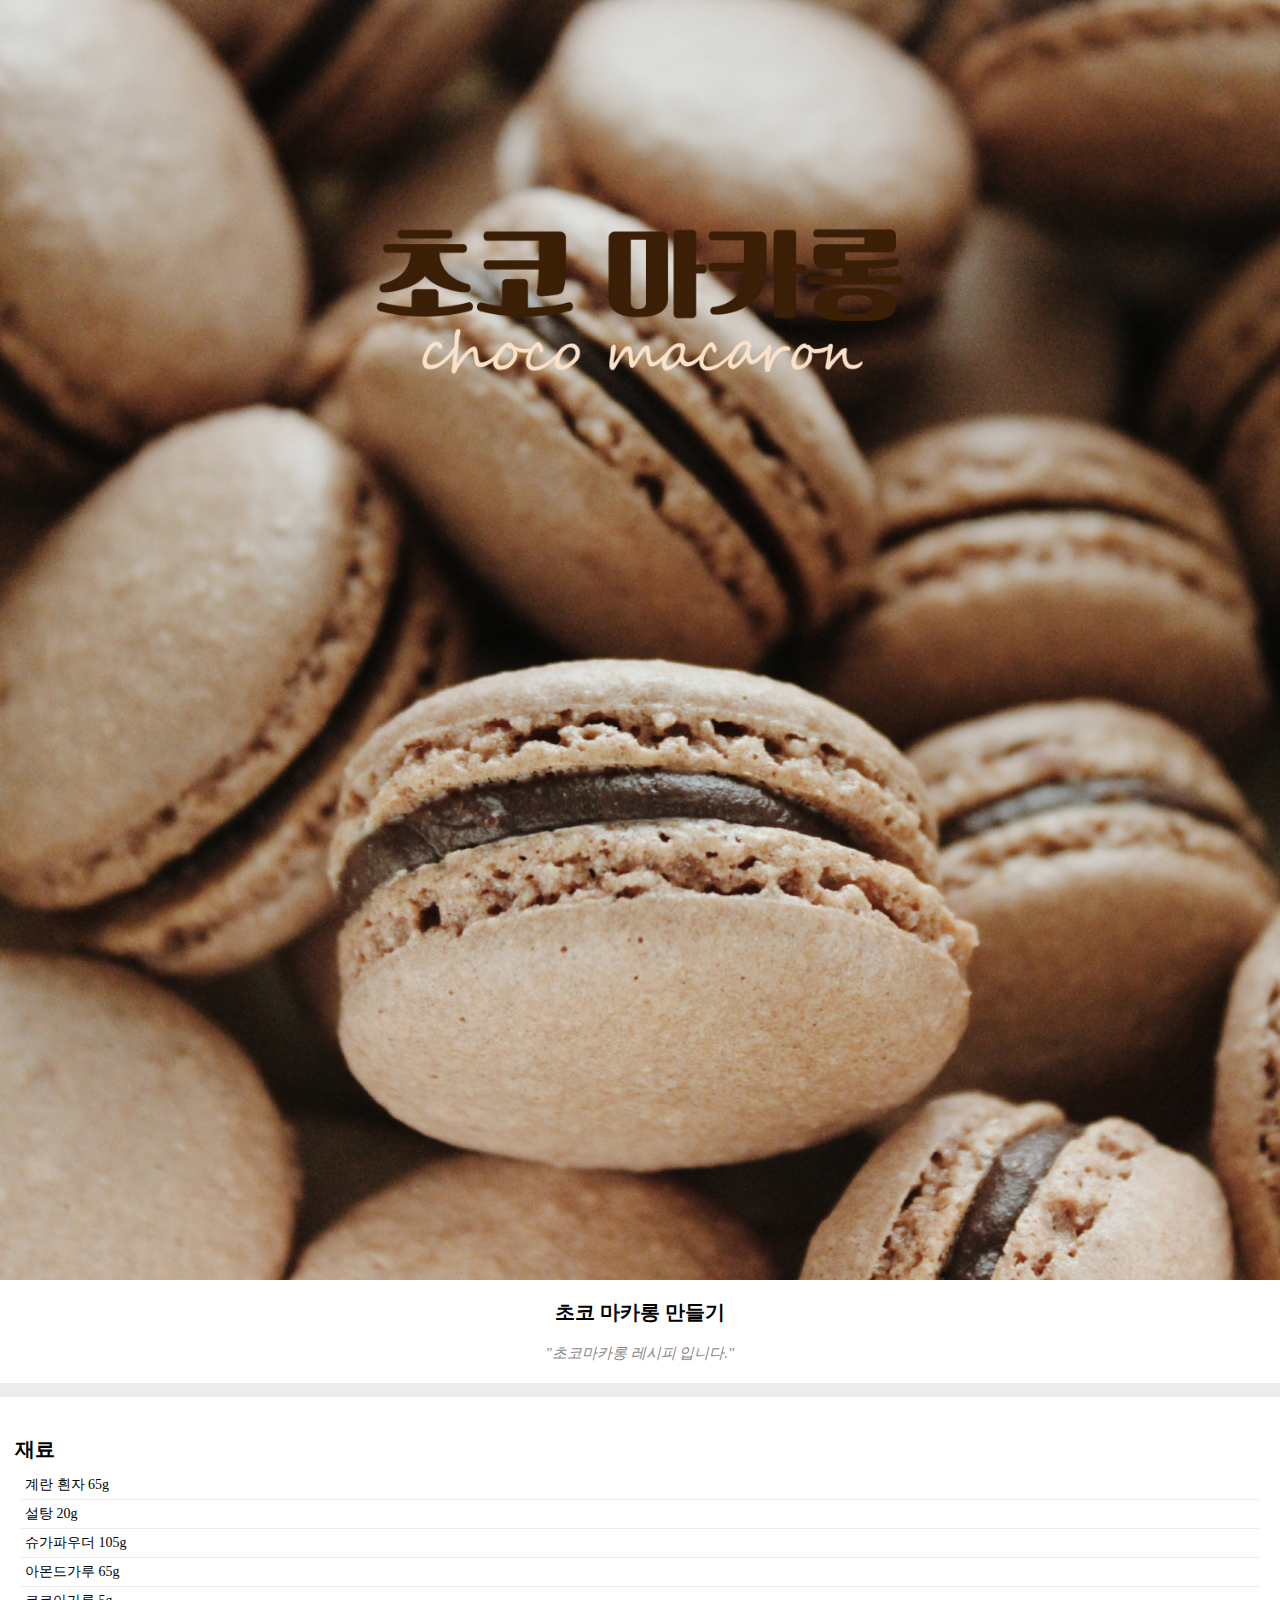
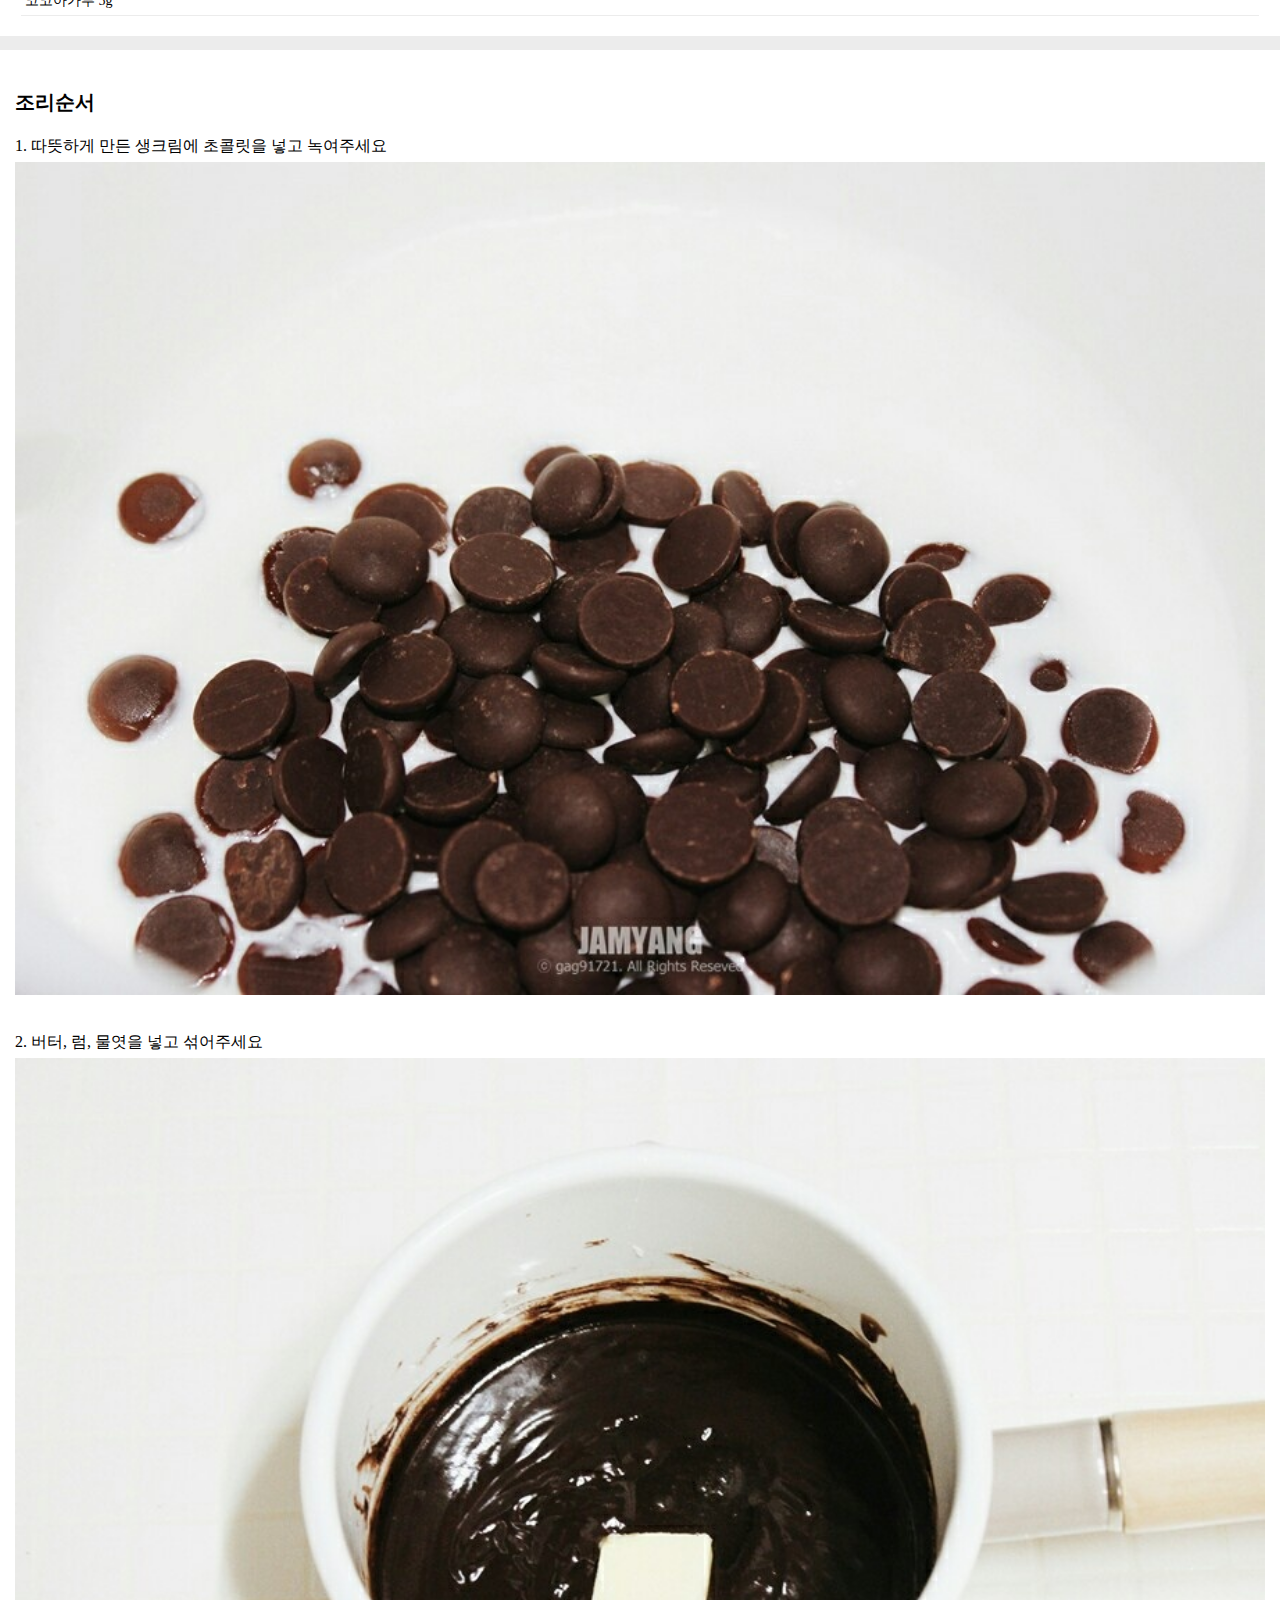
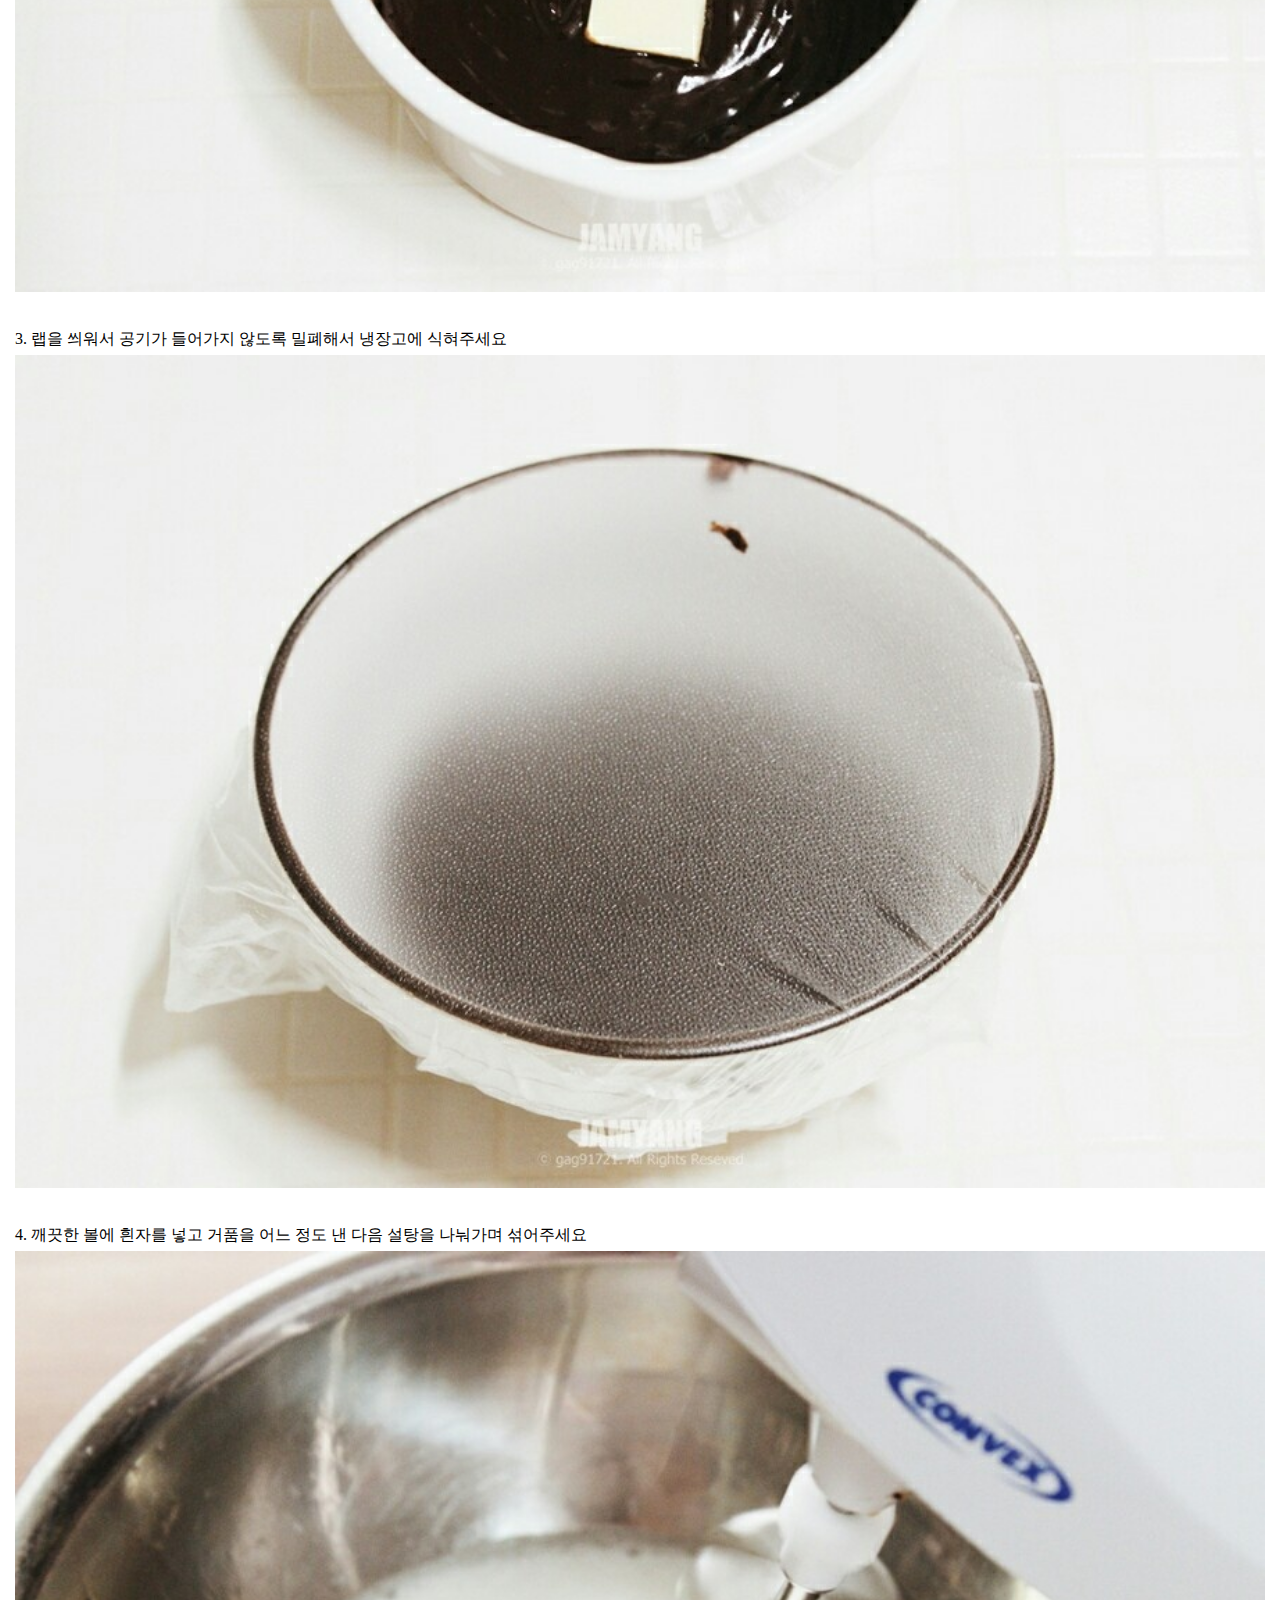
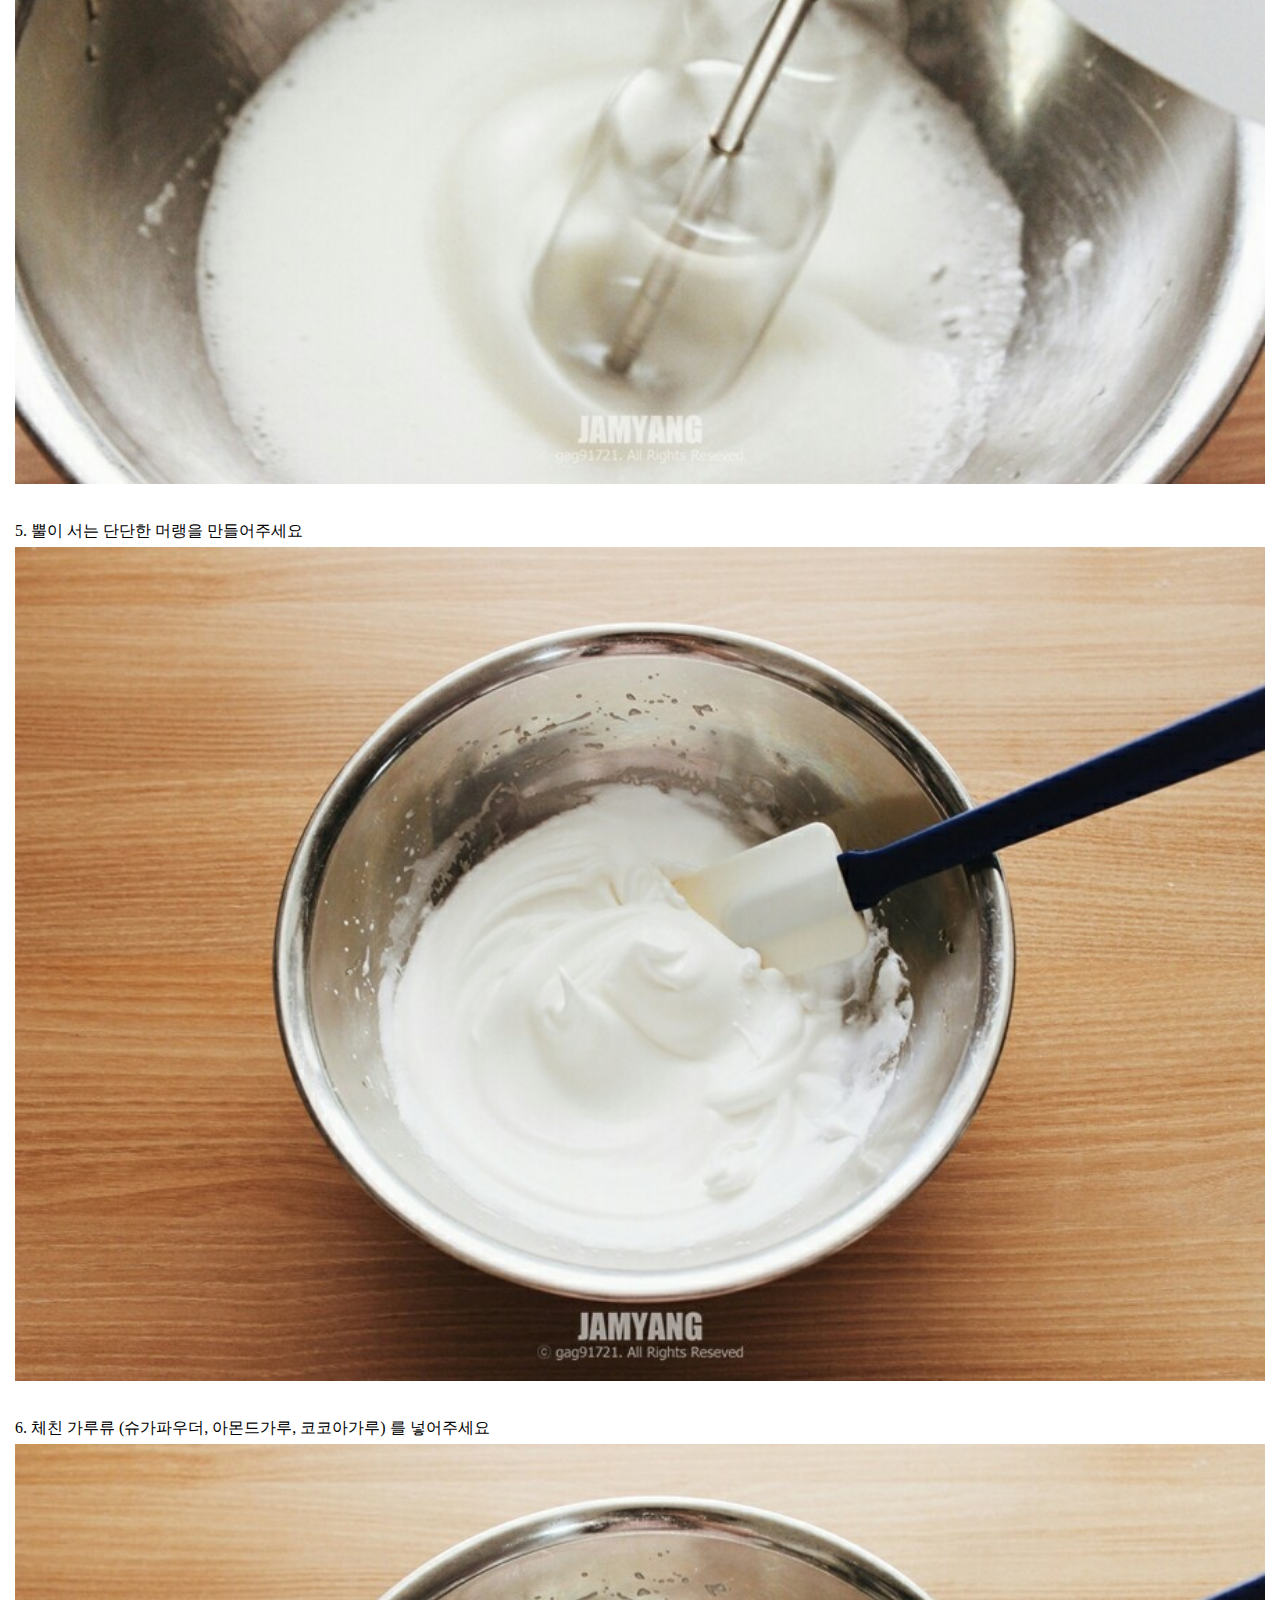
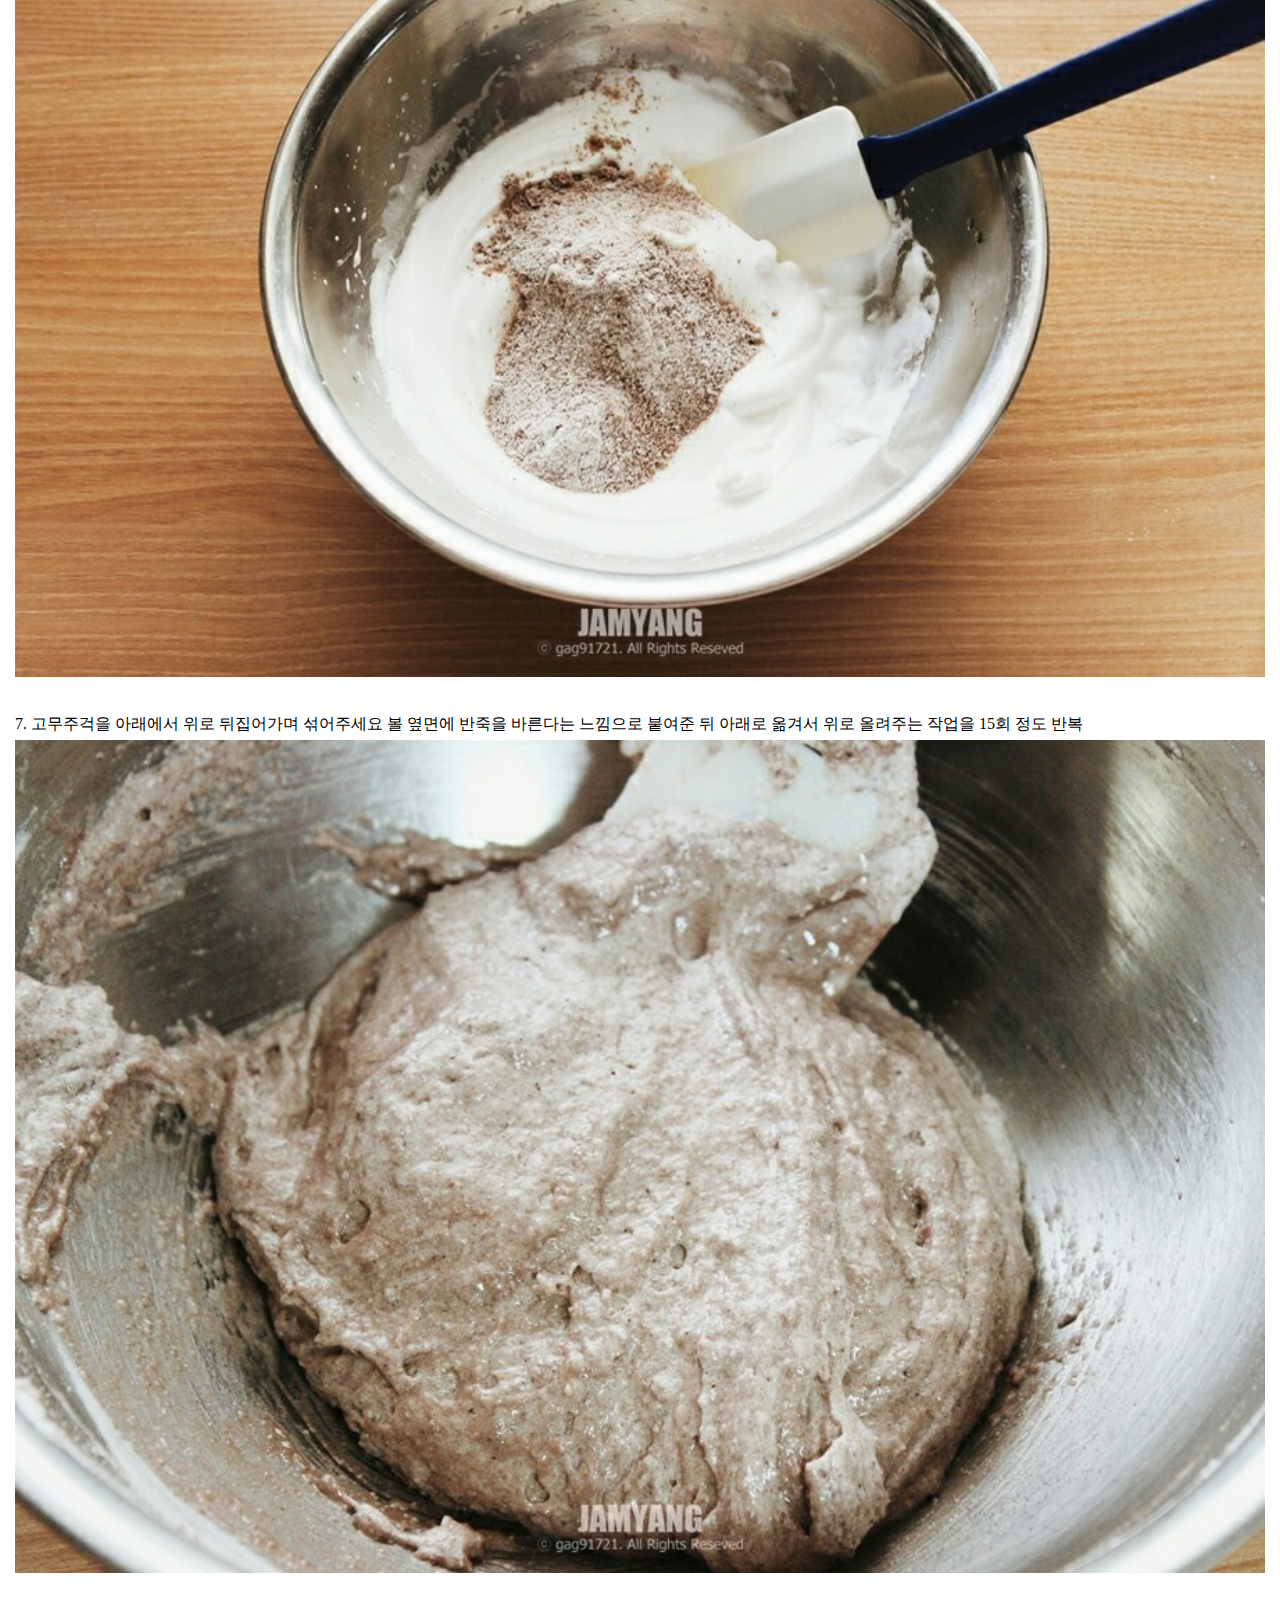
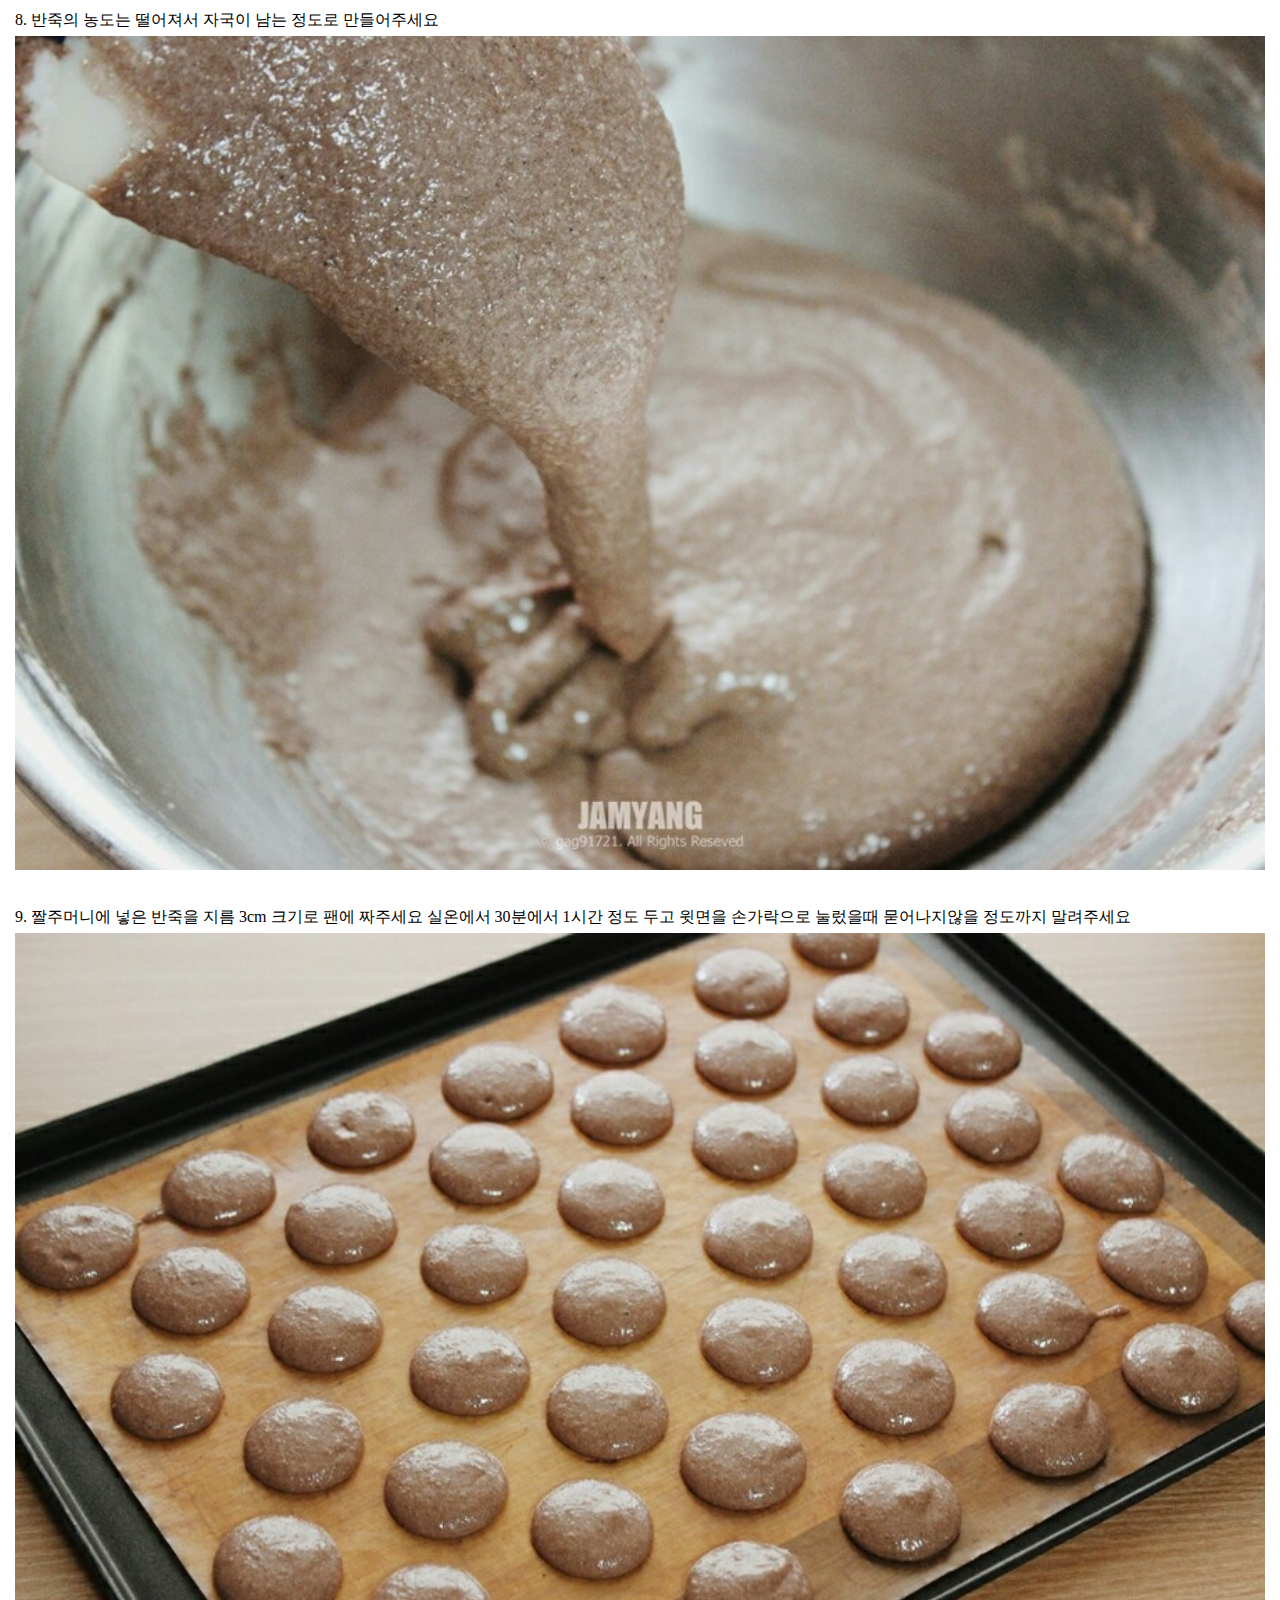
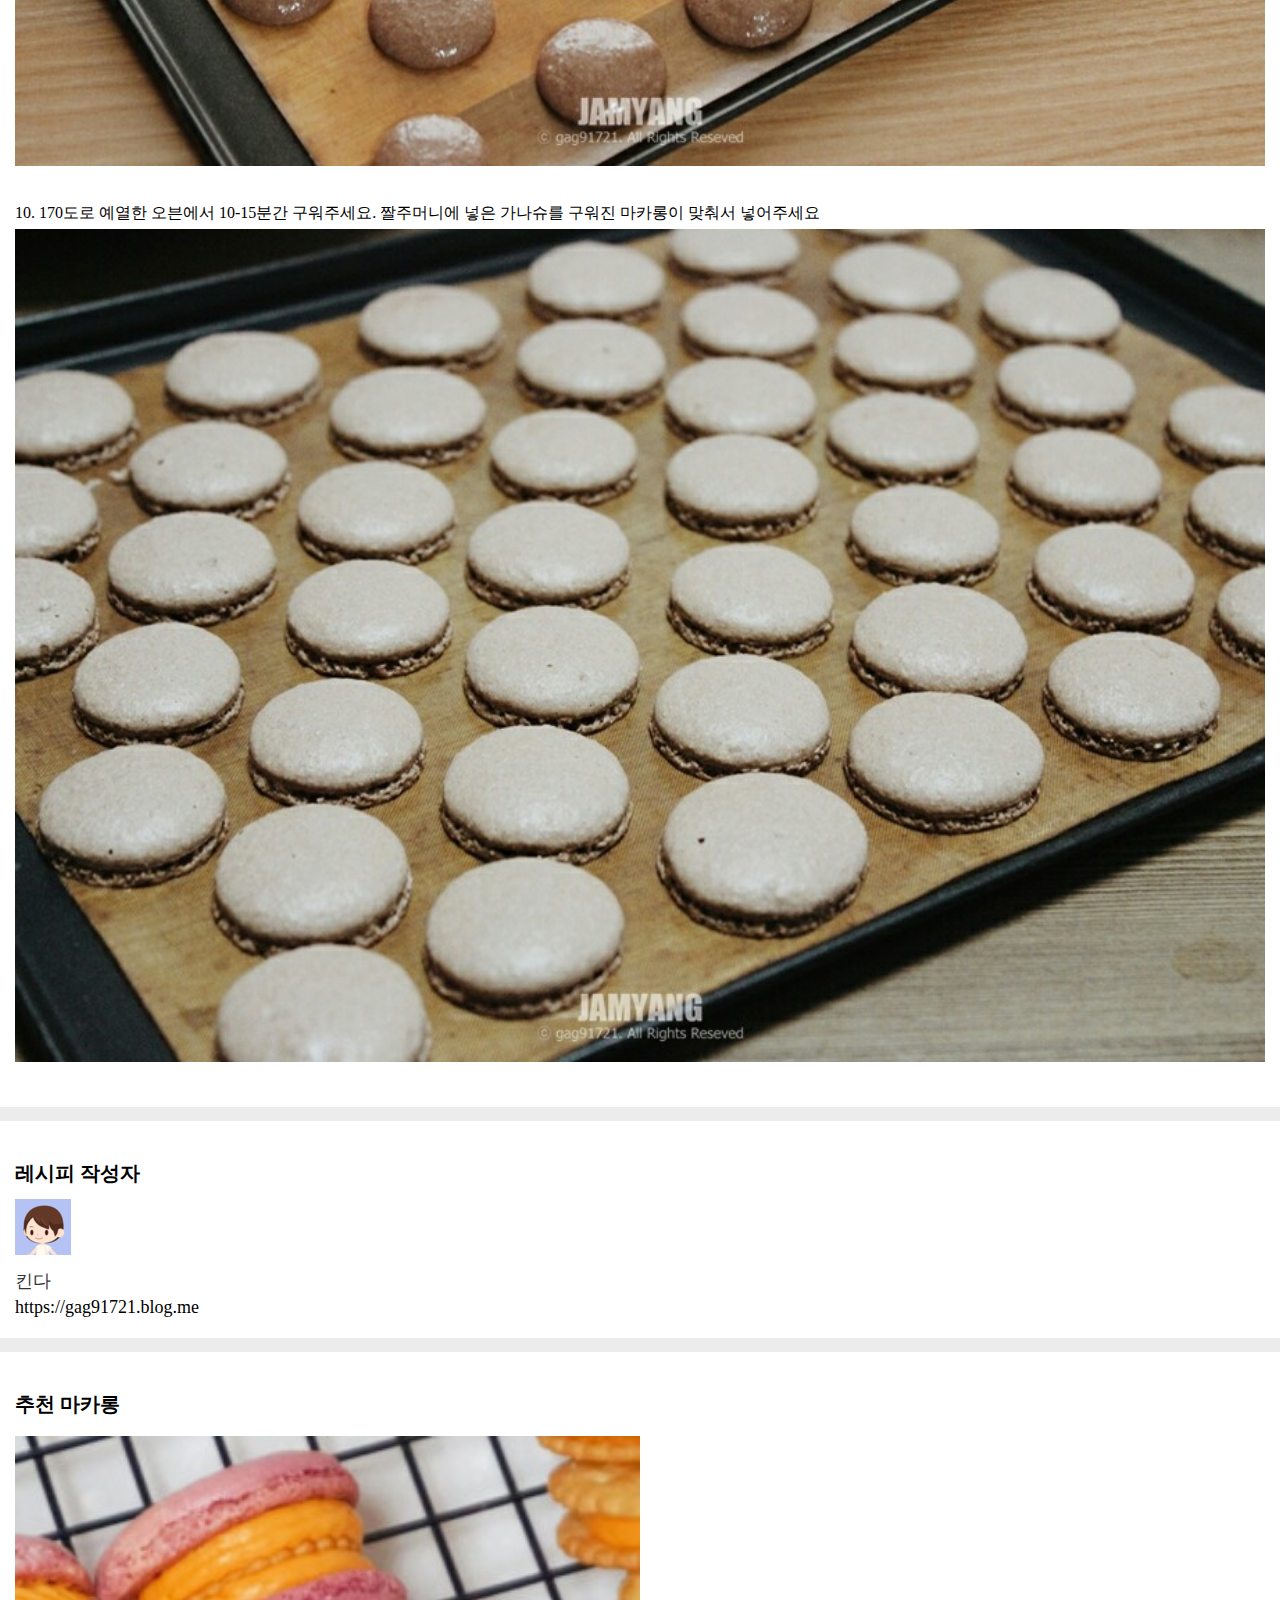
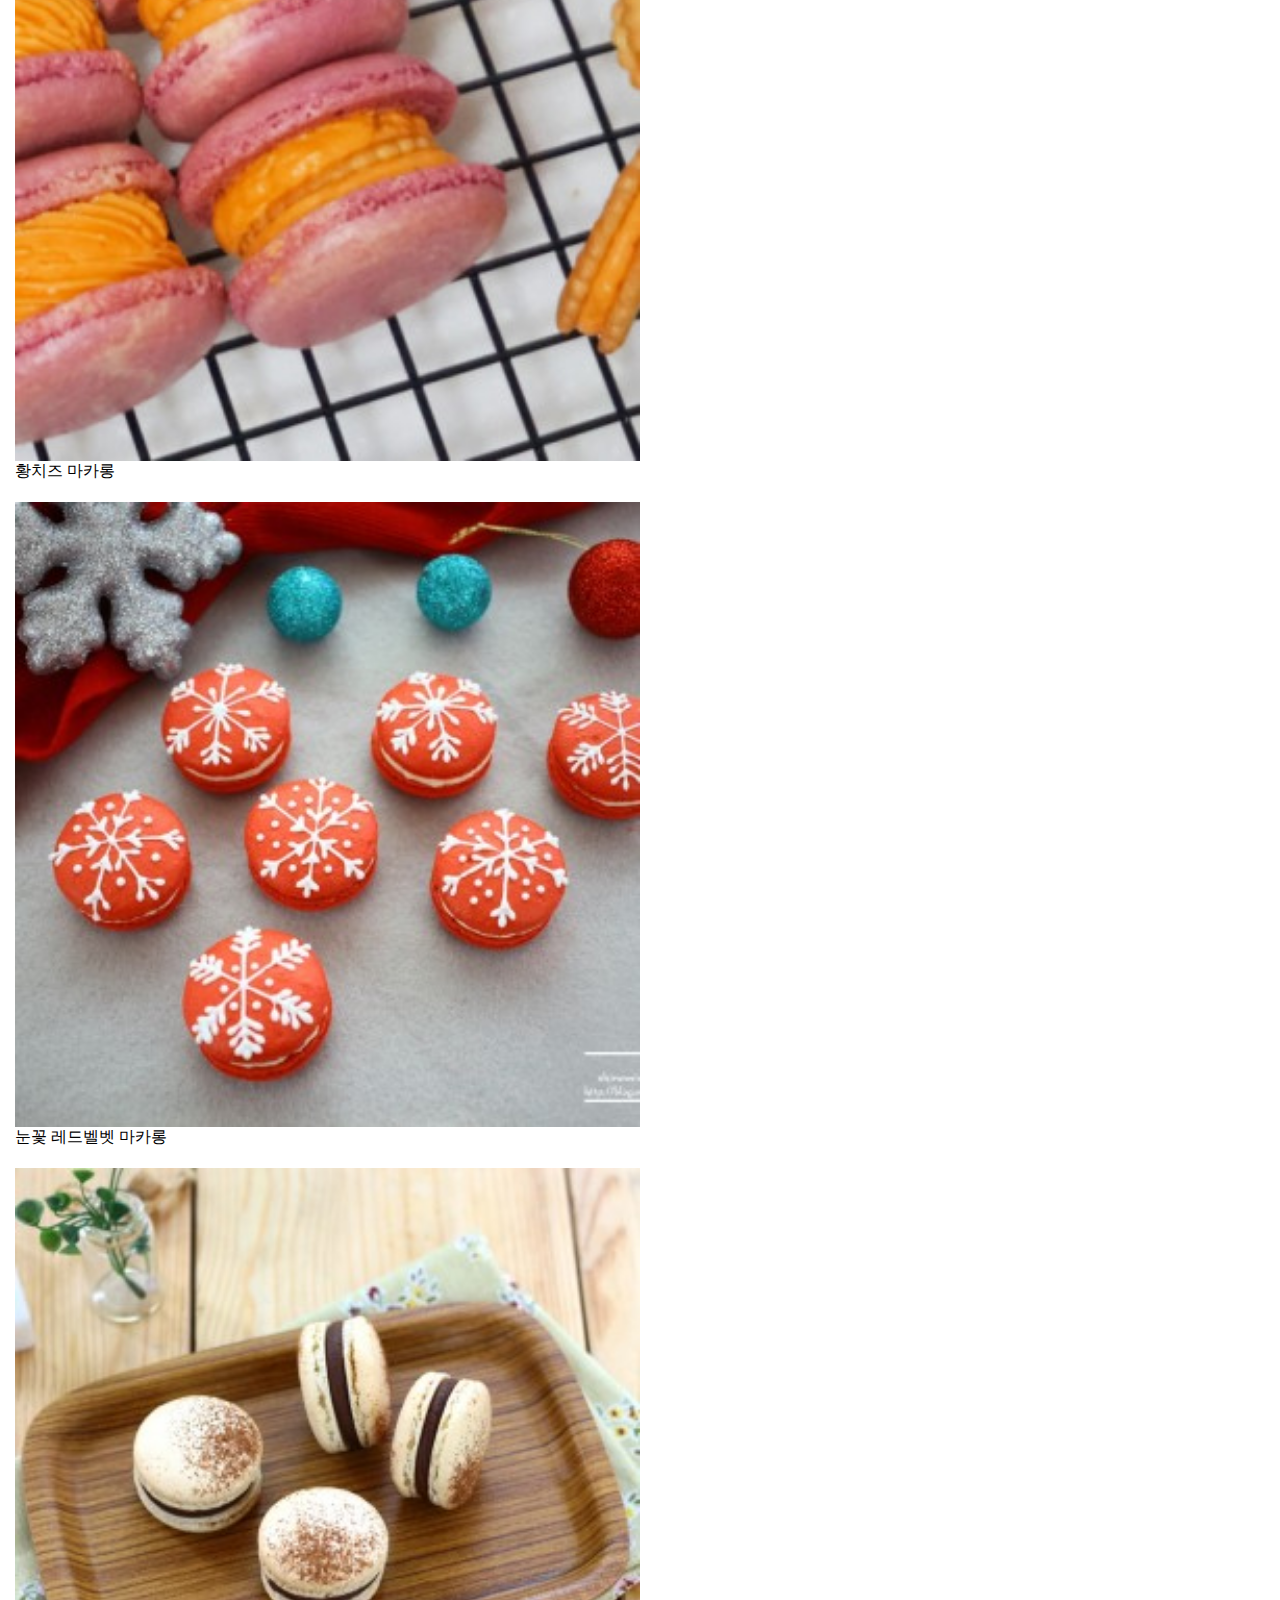
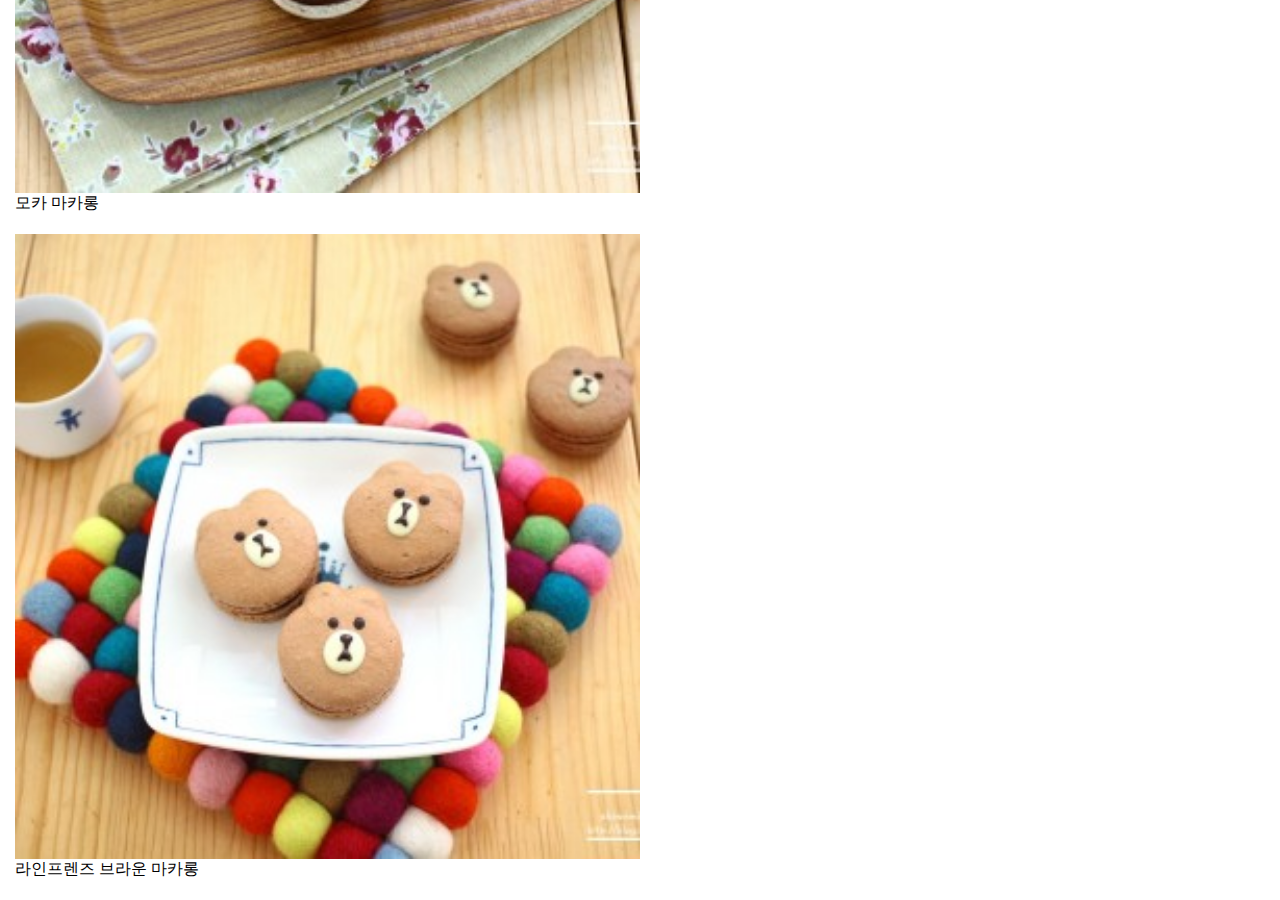
<file: day_1/example_1/step_2/recipe.html>
<!DOCTYPE html>
<html lang="ko">
<head>
  <meta charset="UTF-8">
  <meta name="viewport" content="width=device-width, initial-scale=1.0">
  <meta http-equiv="X-UA-Compatible" content="ie=edge">
  <title>마카롱 레시피</title>
  <link rel="stylesheet" href="./style.css">
</head>
<body>
  <!-- 메인 타이틀 영역 -->
  <div class="area_title">
    <img src="./img/bg_main.jpg">
    <h1 class="title">초코 마카롱 만들기</h1>
    <p class="description">"초코마카롱 레시피 입니다."</p>
  </div>
  
  <!-- 재료 영역 -->
  <div class="area_ingredient">
    <h2 class="title">재료</h2>
    <ul class="list">
      <li class="item">계란 흰자 65g</li>
      <li class="item">설탕 20g</li>
      <li class="item">슈가파우더 105g</li>
      <li class="item">아몬드가루 65g</li>
      <li class="item">코코아가루 5g</li>
    </ul>
  </div>

  <!-- 조리순서 영역 -->
  <div class="area_steps">
    <h2 class="title">조리순서</h2>
    <ol>
      <li class="item">
        <p class="desc">1. 따뜻하게 만든 생크림에 초콜릿을 넣고 녹여주세요</p>
        <img src="./img/step_1.jpg" alt="1단계 과정">
      </li>
      <li class="item">
        <p class="desc">2. 버터, 럼, 물엿을 넣고 섞어주세요</p>
        <img src="./img/step_2.jpg" alt="2단계 과정">
      </li>
      <li class="item">
        <p class="desc">3. 랩을 씌워서 공기가 들어가지 않도록 밀폐해서 냉장고에 식혀주세요</p>
        <img src="./img/step_3.jpg" alt="3단계 과정">
      </li>
      <li class="item">
        <p class="desc">4. 깨끗한 볼에 흰자를 넣고 거품을 어느 정도 낸 다음 설탕을 나눠가며 섞어주세요</p>
        <img src="./img/step_4.jpg" alt="4단계 과정">
      </li>
      <li class="item">
        <p class="desc">5. 뿔이 서는 단단한 머랭을 만들어주세요</p>
        <img src="./img/step_5.jpg" alt="5단계 과정">
      </li>
      <li class="item">
        <p class="desc">6. 체친 가루류 (슈가파우더, 아몬드가루, 코코아가루) 를 넣어주세요</p>
        <img src="./img/step_6.jpg" alt="6단계 과정">
      </li>
      <li class="item">
        <p class="desc">7. 고무주걱을 아래에서 위로 뒤집어가며 섞어주세요 볼 옆면에 반죽을 바른다는 느낌으로 붙여준 뒤 아래로 옮겨서 위로 올려주는 작업을 15회 정도 반복</p>
        <img src="./img/step_7.jpg" alt="7단계 과정">
      </li>
      <li class="item">
        <p class="desc">8. 반죽의 농도는 떨어져서 자국이 남는 정도로 만들어주세요</p>
        <img src="./img/step_8.jpg" alt="8단계 과정">
      </li>
      <li class="item">
        <p class="desc">9. 짤주머니에 넣은 반죽을 지름 3cm 크기로 팬에 짜주세요 실온에서 30분에서 1시간 정도 두고 윗면을 손가락으로 눌렀을때 묻어나지않을 정도까지 말려주세요</p>
        <img src="./img/step_9.jpg" alt="9단계 과정">
      </li>
      <li class="item">
        <p class="desc">10. 170도로 예열한 오븐에서 10-15분간 구워주세요. 짤주머니에 넣은 가나슈를 구워진 마카롱이 맞춰서 넣어주세요</p>
        <img src="./img/step_10.jpg" alt="10단계 과정">
      </li>
    </ol>
  </div>

  <!-- 레시피 작성자 영역 -->
  <div class="area_author">
    <h2 class="title">레시피 작성자</h2>
    <div class="thumb">
      <img src="./img/thumb_avatar.png" alt="아바타">
    </div>
    <span class="username">킨다</span>
    <div class="email">
      <a href="https://gag91721.blog.me">https://gag91721.blog.me</a>
    </div>
  </div>
  
  <!-- 추천 마카롱 영역 -->
  <div class="area_recommend">
    <h2 class="title">추천 마카롱</h2>
    <ul class="list">
      <li class="item">
        <a href="#">
          <div>
            <img src="./img/recommend_1.jpg">
          </div>
          <span>황치즈 마카롱</span>
        </a>
      </li>
      <li class="item">
        <a href="#">
          <div>
            <img src="./img/recommend_2.jpg">
          </div>
          <span>눈꽃 레드벨벳 마카롱</span>
        </a>
      </li>
      <li class="item">
        <a href="#">
          <div>
            <img src="./img/recommend_3.jpg">
          </div>
          <span>모카 마카롱</span>
        </a>
      </li>
      <li class="item">
        <a href="#">
          <div>
            <img src="./img/recommend_4.jpg">
          </div>
          <span>라인프렌즈 브라운 마카롱</span>
        </a>
      </li>
    </ul>
  </div>
</body>
</html>
</file>
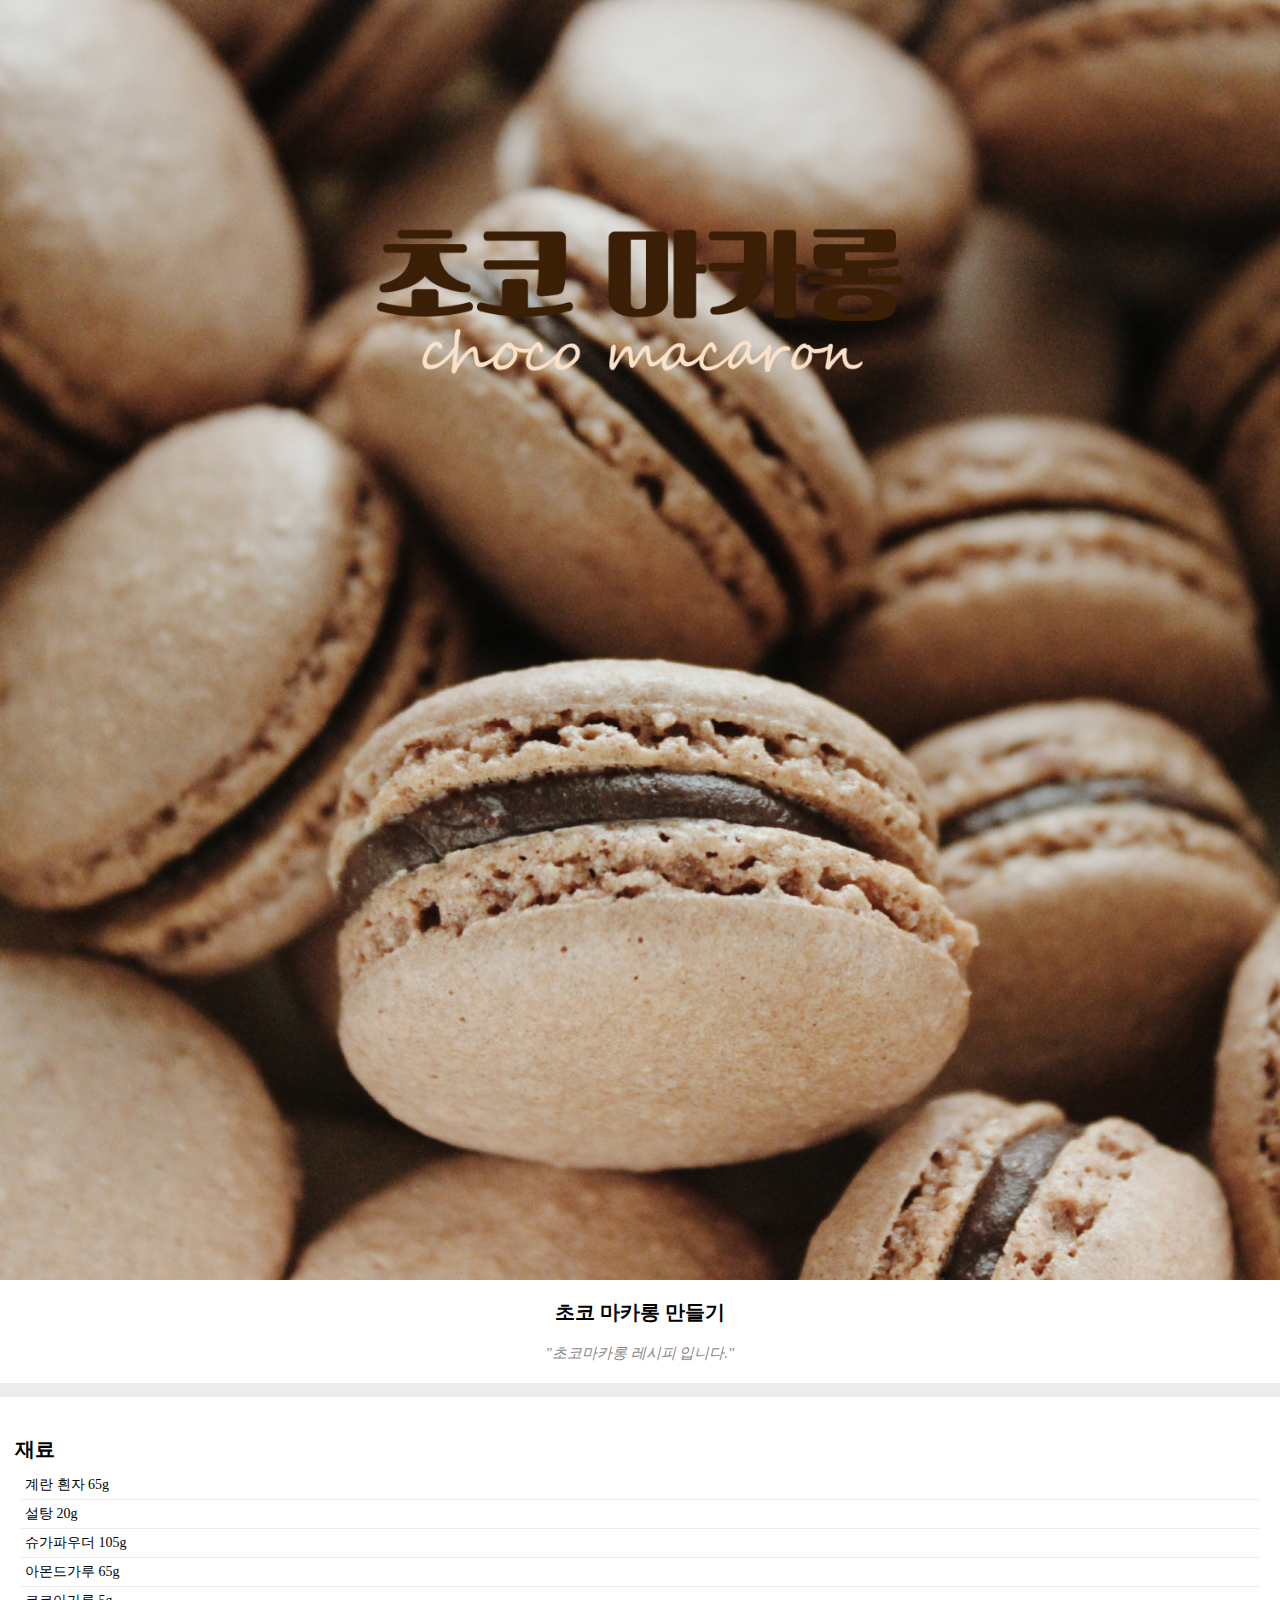
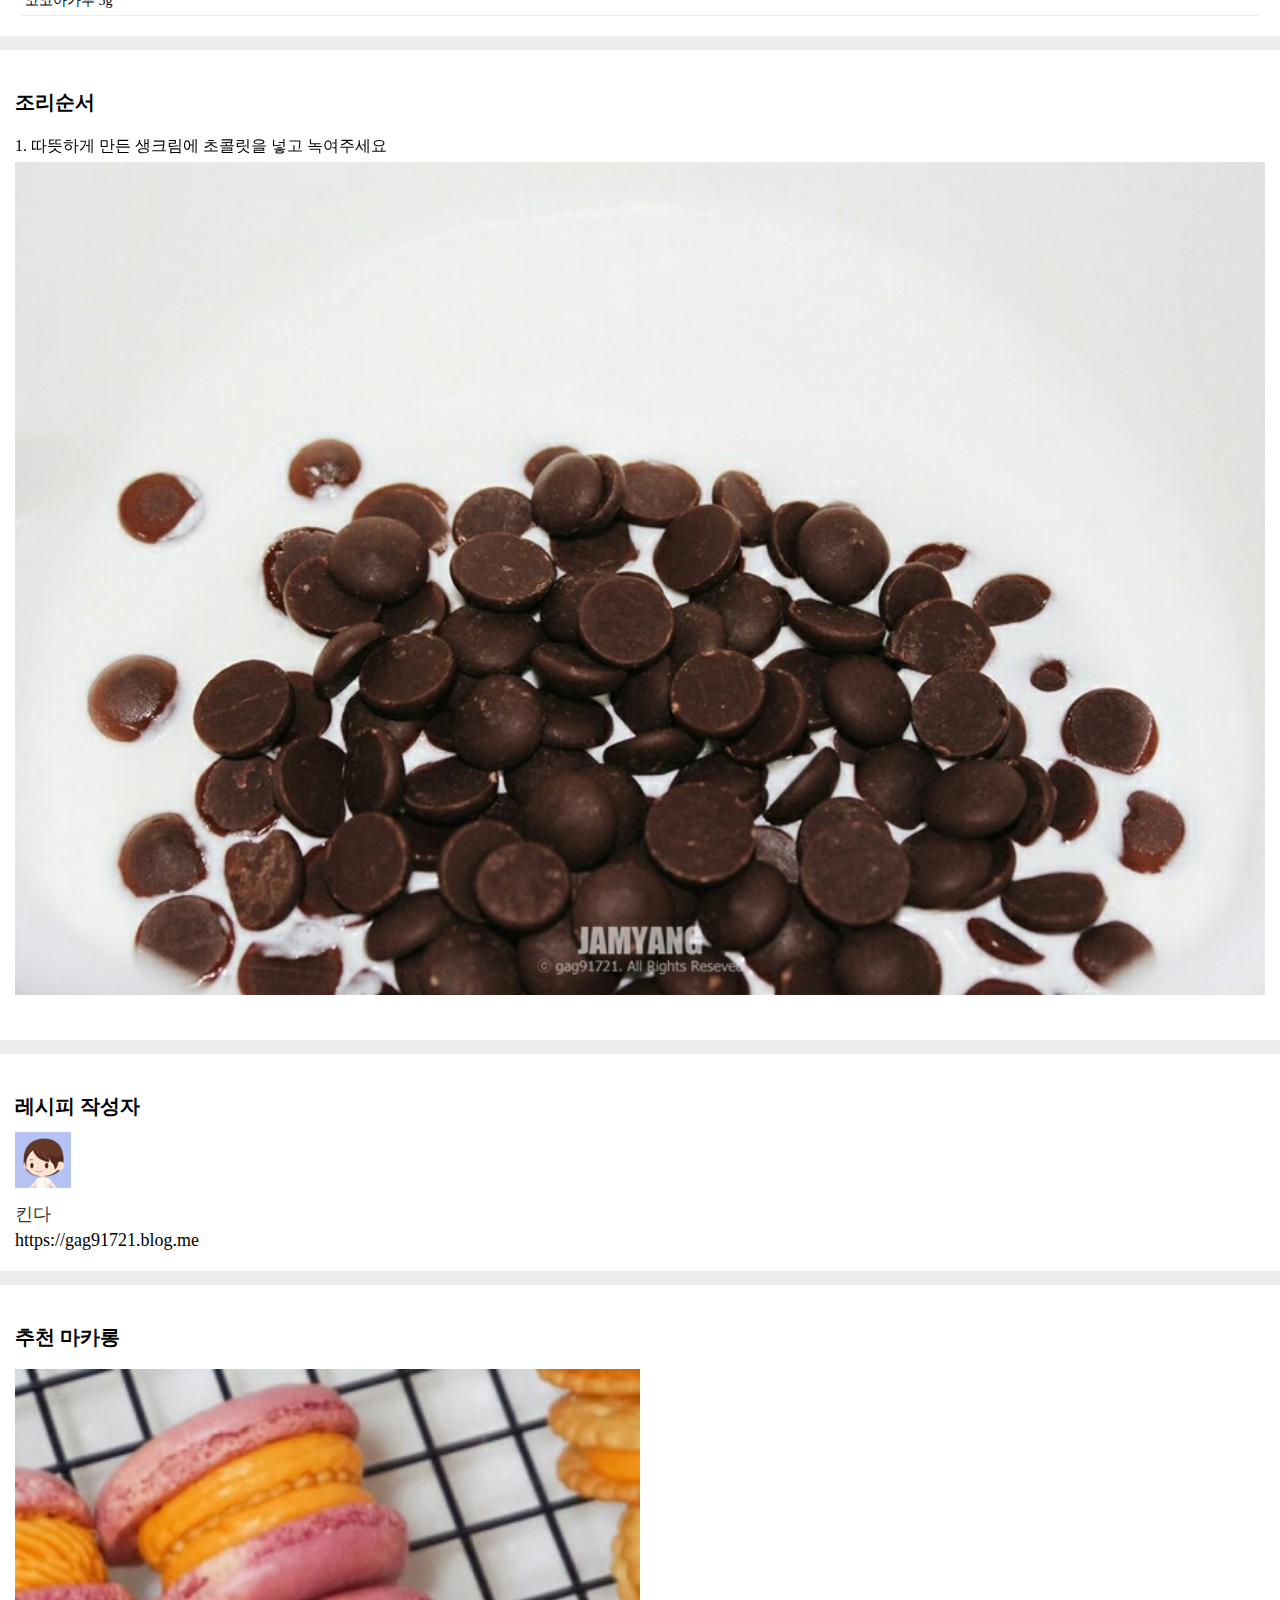
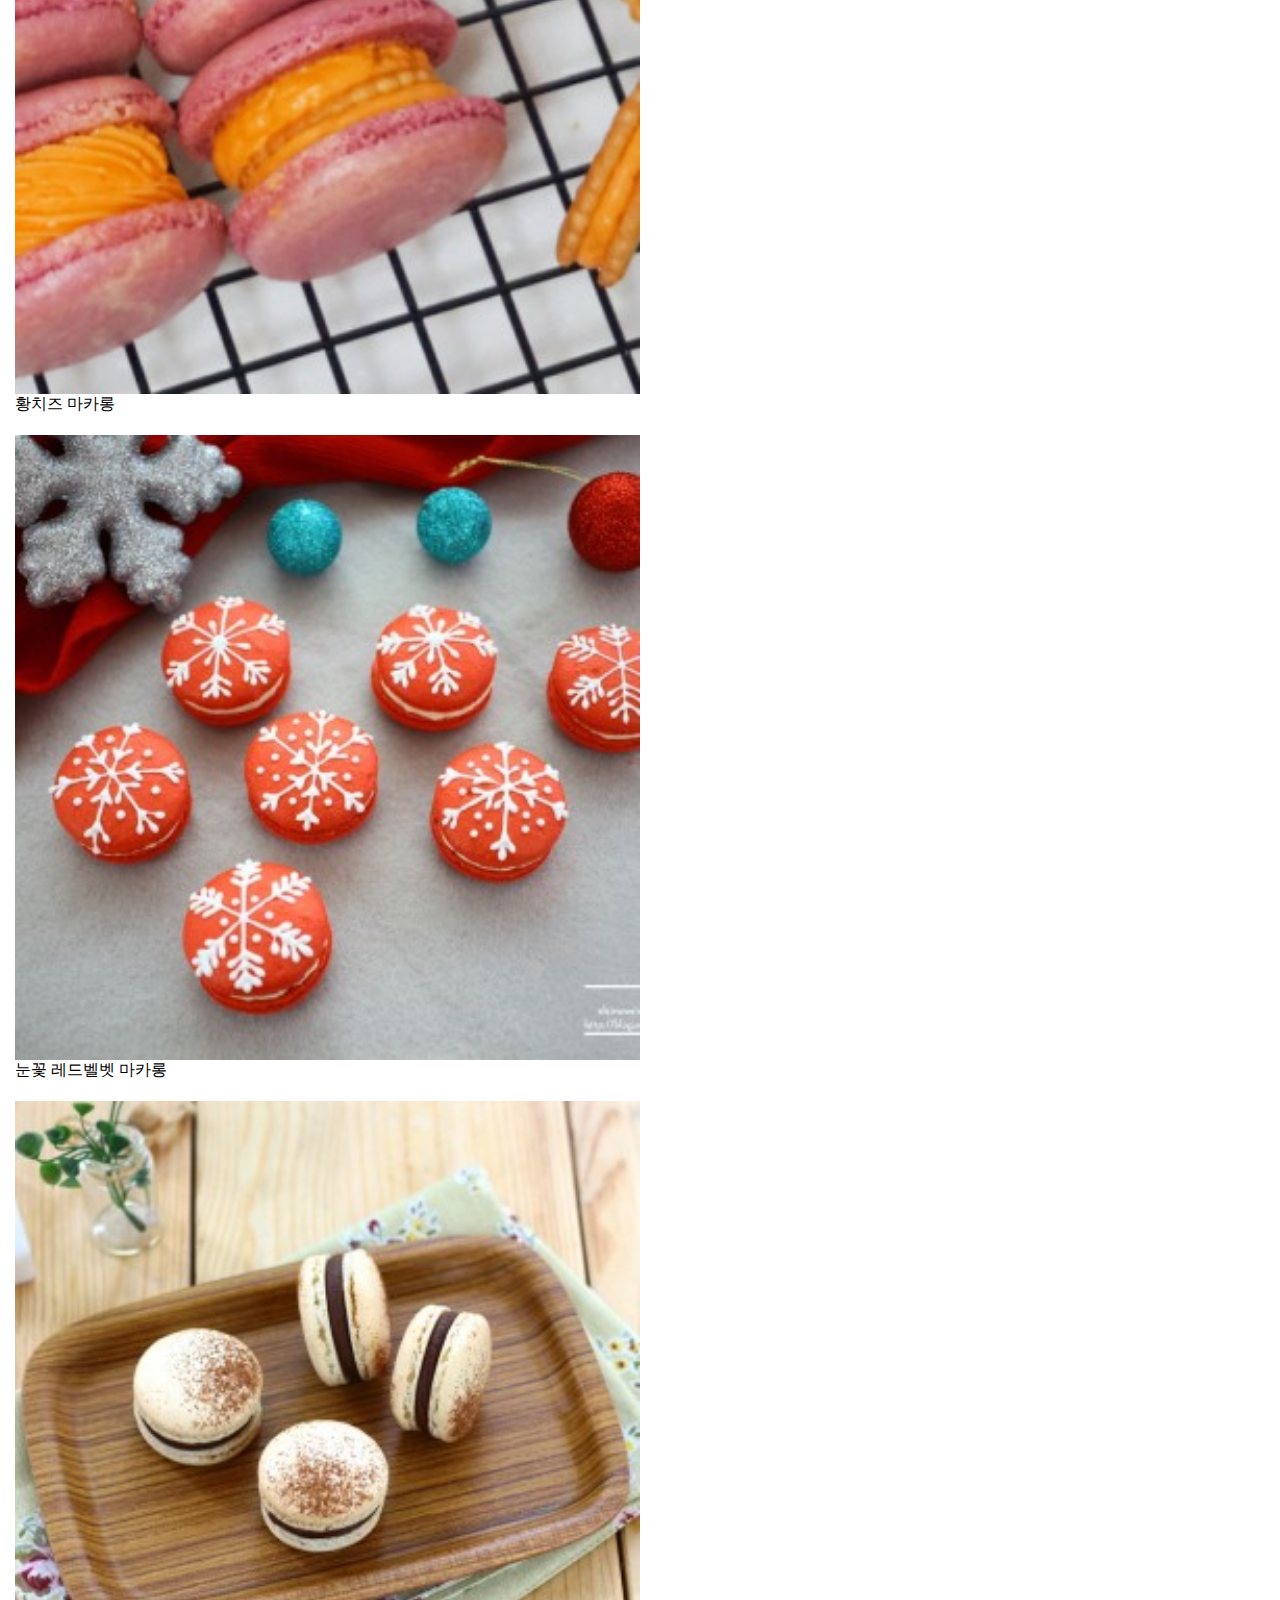
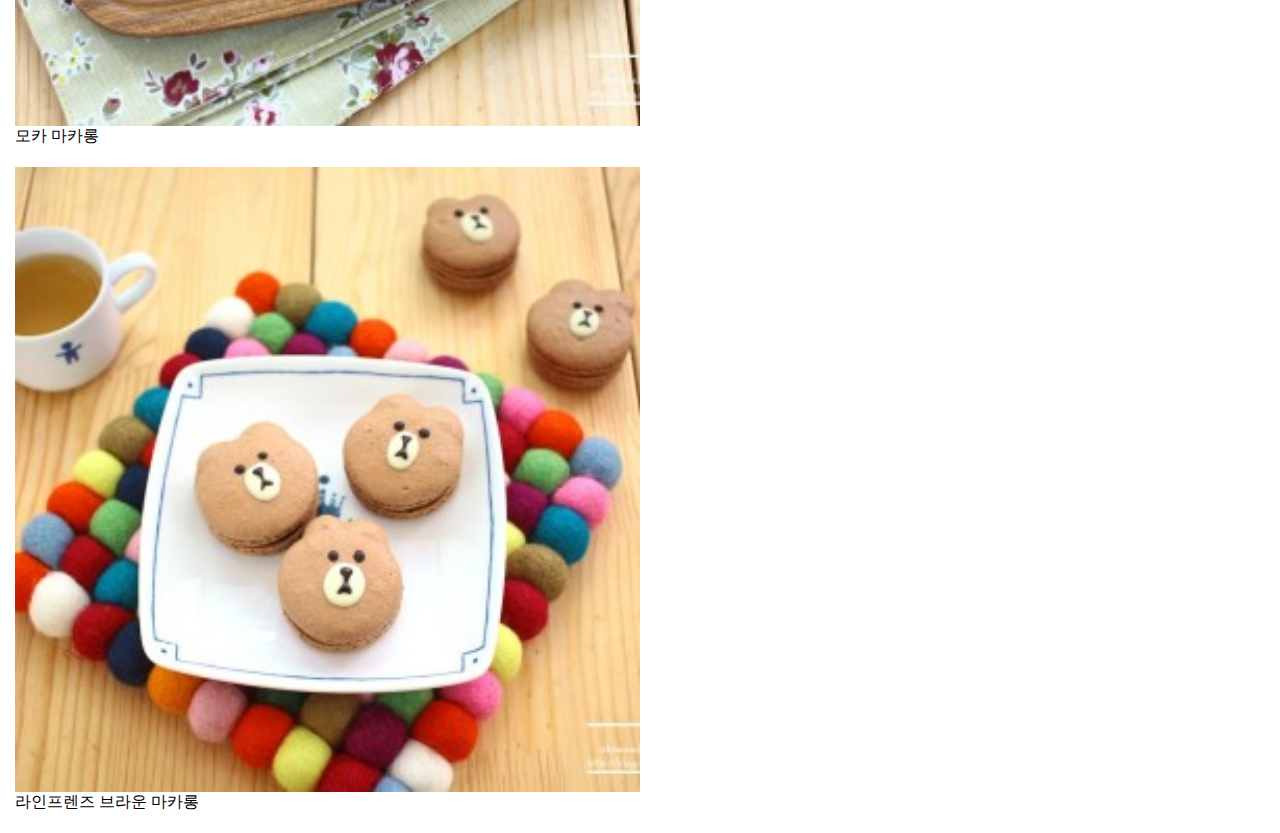
<file: day_1/example_1/step_3/recipe.html>
<!DOCTYPE html>
<html lang="ko">
<head>
  <meta charset="UTF-8">
  <meta name="viewport" content="width=device-width, initial-scale=1.0">
  <meta http-equiv="X-UA-Compatible" content="ie=edge">
  <title>마카롱 레시피</title>
  <link rel="stylesheet" href="./style.css">
  <script src="./flicking.pkgd.js"></script>
</head>
<body>
  <!-- 메인 타이틀 영역 -->
  <div class="area_title">
    <img src="./img/bg_main.jpg">
    <h1 class="title">초코 마카롱 만들기</h1>
    <p class="description">"초코마카롱 레시피 입니다."</p>
  </div>
  
  <!-- 재료 영역 -->
  <div class="area_ingredient">
    <h2 class="title">재료</h2>
    <ul class="list">
      <li class="item">계란 흰자 65g</li>
      <li class="item">설탕 20g</li>
      <li class="item">슈가파우더 105g</li>
      <li class="item">아몬드가루 65g</li>
      <li class="item">코코아가루 5g</li>
    </ul>
  </div>

  <!-- 조리순서 영역 -->
  <div class="area_steps">
    <h2 class="title">조리순서</h2>
    <ol id="stepList" class="list_steps">
      <li class="item">
        <p class="desc">1. 따뜻하게 만든 생크림에 초콜릿을 넣고 녹여주세요</p>
        <img src="./img/step_1.jpg" alt="1단계 과정">
      </li>
      <li class="item">
        <p class="desc">2. 버터, 럼, 물엿을 넣고 섞어주세요</p>
        <img src="./img/step_2.jpg" alt="2단계 과정">
      </li>
      <li class="item">
        <p class="desc">3. 랩을 씌워서 공기가 들어가지 않도록 밀폐해서 냉장고에 식혀주세요</p>
        <img src="./img/step_3.jpg" alt="3단계 과정">
      </li>
      <li class="item">
        <p class="desc">4. 깨끗한 볼에 흰자를 넣고 거품을 어느 정도 낸 다음 설탕을 나눠가며 섞어주세요</p>
        <img src="./img/step_4.jpg" alt="4단계 과정">
      </li>
      <li class="item">
        <p class="desc">5. 뿔이 서는 단단한 머랭을 만들어주세요</p>
        <img src="./img/step_5.jpg" alt="5단계 과정">
      </li>
      <li class="item">
        <p class="desc">6. 체친 가루류 (슈가파우더, 아몬드가루, 코코아가루) 를 넣어주세요</p>
        <img src="./img/step_6.jpg" alt="6단계 과정">
      </li>
      <li class="item">
        <p class="desc">7. 고무주걱을 아래에서 위로 뒤집어가며 섞어주세요 볼 옆면에 반죽을 바른다는 느낌으로 붙여준 뒤 아래로 옮겨서 위로 올려주는 작업을 15회 정도 반복</p>
        <img src="./img/step_7.jpg" alt="7단계 과정">
      </li>
      <li class="item">
        <p class="desc">8. 반죽의 농도는 떨어져서 자국이 남는 정도로 만들어주세요</p>
        <img src="./img/step_8.jpg" alt="8단계 과정">
      </li>
      <li class="item">
        <p class="desc">9. 짤주머니에 넣은 반죽을 지름 3cm 크기로 팬에 짜주세요 실온에서 30분에서 1시간 정도 두고 윗면을 손가락으로 눌렀을때 묻어나지않을 정도까지 말려주세요</p>
        <img src="./img/step_9.jpg" alt="9단계 과정">
      </li>
      <li class="item">
        <p class="desc">10. 170도로 예열한 오븐에서 10-15분간 구워주세요. 짤주머니에 넣은 가나슈를 구워진 마카롱이 맞춰서 넣어주세요</p>
        <img src="./img/step_10.jpg" alt="10단계 과정">
      </li>
    </ol>
  </div>

  <!-- 레시피 작성자 영역 -->
  <div class="area_author">
    <h2 class="title">레시피 작성자</h2>
    <div class="thumb">
      <img src="./img/thumb_avatar.png" alt="아바타">
    </div>
    <span class="username">킨다</span>
    <div class="email">
      <a href="https://gag91721.blog.me">https://gag91721.blog.me</a>
    </div>
  </div>
  
  <!-- 추천 마카롱 영역 -->
  <div class="area_recommend">
    <h2 class="title">추천 마카롱</h2>
    <ul id="recommendList" class="list">
      <li class="item">
        <a href="#">
          <div>
            <img src="./img/recommend_1.jpg">
          </div>
          <span>황치즈 마카롱</span>
        </a>
      </li>
      <li class="item">
        <a href="#">
          <div>
            <img src="./img/recommend_2.jpg">
          </div>
          <span>눈꽃 레드벨벳 마카롱</span>
        </a>
      </li>
      <li class="item">
        <a href="#">
          <div>
            <img src="./img/recommend_3.jpg">
          </div>
          <span>모카 마카롱</span>
        </a>
      </li>
      <li class="item">
        <a href="#">
          <div>
            <img src="./img/recommend_4.jpg">
          </div>
          <span>라인프렌즈 브라운 마카롱</span>
        </a>
      </li>
    </ul>
  </div>
  <script>
    var listSteps = new eg.Flicking("#stepList", { circular: false });
  </script>
</body>
</html>
</file>
<file: day_1/example_2/style.css>
@charset "utf-8";

body, ul, h1, h2, p {
  margin: 0;
  padding: 0;
}

a {
  text-decoration: none;
}

strong {
  font-weight: 400;
}

.blind {
  position: absolute;
  clip: rect(1px, 1px, 1px, 1px);
  clip-path: inset(0px 0px 99.9% 99.9%);
  overflow: hidden;
  height: 1px;
  width: 1px;
  padding: 0;
  border: 0;
}

body {
  text-align: center;  
}

header {
  height: 48px;
  background-color: #333;
}

li {
  margin-bottom: 14px;
  padding-top: 51px;
  text-align: center;
  background-color: #fafafa;
}

h2 {
  font-size: 30px;
  line-height: 31px;
  color: #111
}

h2 span {
  font-weight: 300;
}

p {
  margin: 5px 0 11px;
  padding: 0 30px;
  font-size: 17px;
  line-height: 27.5px;
  color: #111;
}

a {
  font-size: 17px;
  line-height: 27px;
  color: #0070c9;
}

img {
  width: 100%;
}

.ios_13 {
  height: 400px;
  background-image: url(./img/bg_ios_13.png);
  background-size: cover;
  background-position: 50%;
}

.ios_13 h2 {
  color: #fff;
}

.ios_13 p {
  color: #fff;
}

footer {
  padding-bottom: 29px;
}

footer p {
  margin-bottom: 29px;
  font-size: 12px;
  line-height: 15px;
  color: #888;
}

footer strong {
  font-size: 12px;
  line-height: 15px;
  color: #888;
}
</file>
<file: day_6/example_2/style.css>
@charset "utf-8";

body, ul, h1, h2, p {
  margin: 0;
  padding: 0;
}

a {
  text-decoration: none;
}

strong {
  font-weight: 400;
}

.blind {
  position: absolute;
  clip: rect(1px, 1px, 1px, 1px);
  clip-path: inset(0px 0px 99.9% 99.9%);
  overflow: hidden;
  height: 1px;
  width: 1px;
  padding: 0;
  border: 0;
}

body {
  text-align: center;  
}

header {
  height: 48px;
  background-color: #333;
}

li {
  margin-bottom: 14px;
  padding-top: 51px;
  text-align: center;
  background-color: #fafafa;
}

h2 {
  font-size: 30px;
  line-height: 31px;
  color: #111
}

h2 span {
  font-weight: 300;
}

p {
  margin: 5px 0 11px;
  padding: 0 30px;
  font-size: 17px;
  line-height: 27.5px;
  color: #111;
}

a {
  font-size: 17px;
  line-height: 27px;
  color: #0070c9;
}

img {
  width: 100%;
}

.ios_13 {
  height: 400px;
  background-image: url(./img/bg_ios_13.png);
  background-size: cover;
  background-position: 50%;
}

.ios_13 h2 {
  color: #fff;
}

.ios_13 p {
  color: #fff;
}

footer {
  padding-bottom: 29px;
}

footer p {
  margin-bottom: 29px;
  font-size: 12px;
  line-height: 15px;
  color: #888;
}

footer strong {
  font-size: 12px;
  line-height: 15px;
  color: #888;
}
</file>
<file: day_8/portfolioTemplate/style.css>
.wrap {
  position: relative;
  min-height: 100%;
  /* 원하는 최소 해상도 넓이 지정 */
  max-width: 1200px;
  margin: 0 auto;
  background-color: #fff;
}

.header {
  position: absolute;
  top: 0;
  left: 0;
  width: 100%;
  /* 헤더의 최종 높이값 입력 */
  height: 50px;
  background-color: #ccc;
}

.content {
  box-sizing: border-box;
  /* 헤더 높이만큼 입력 */
  padding-top: 50px;
  /* 푸터 높이만큼 입력 */
  padding-bottom: 50px;
}

.footer {
  position: absolute;
  bottom: 0;
  left: 0;
  width: 100%;
  /* 푸터의 최종 높이값 입력 */
  height: 50px;
  background-color: #ccc;
}

/* your code */
.wrap {

}
</file>
<file: day_1/example_1/step_2/style.css>
body, html, h1, h2, h3, ul, ol, li, p {
  margin: 0;
  padding: 0;
}

img {
  width: 100%;
  vertical-align: top;
}

li {
  list-style: none;
}

a {
  text-decoration: none;
  color: #000;
}

body {
  background-color: #ececec;
}

.title {
  margin-top: 20px;
  margin-bottom: 10px;
  font-size: 20px;
  font-weight: 700;
  line-height: 1.2;
}

.area_title {
  padding-bottom: 20px;
  background-color: #fff;
  text-align: center;
}

.area_title .description {
  margin-top: 20px;
  font-size: 15px;
  font-style: italic;
  color: #888;
}

.area_ingredient {
  margin-top: 14px;
  padding: 20px 15px;
  background-color: #fff;
}

.area_ingredient .item {
  margin: 0 6px;
  padding: 5px 4px;
  border-bottom: 1px solid #ececec;
  font-size: 14px;
}

.area_steps {
  margin-top: 14px;
  padding: 20px 15px;
  background-color: #fff;
}

.area_steps .item .desc {
  margin-bottom: 5px;
}

.area_steps .item {
  padding: 12px 0 25px;
}

.area_author {
  margin-top: 14px;
  padding: 20px 15px;
  background-color: #fff;
}

.area_recommend {
  margin-top: 14px;
  padding: 20px 15px;
  background-color: #fff;
}

.area_recommend .item {
  margin-top: 20px;
}

.area_recommend img {
  width: 50%;
}

.area_author {
  
}

.area_author .thumb {
  width: 56px;
  height: 56px;
  margin-top: 14px;
  margin-bottom: 14px;
}

.area_author .username {
  font-size: 18px;
  color: #333;
}

.area_author .email {
  margin-top: 4px;
  font-size: 18px;
  color: #333;
}

.area_recommend {

}
</file>
<file: day_1/example_1/step_3/style.css>
body, html, h1, h2, h3, ul, ol, li, p {
  margin: 0;
  padding: 0;
}

img {
  width: 100%;
  vertical-align: top;
}

li {
  list-style: none;
}

a {
  text-decoration: none;
  color: #000;
}

body {
  background-color: #ececec;
}

.title {
  margin-top: 20px;
  margin-bottom: 10px;
  font-size: 20px;
  font-weight: 700;
  line-height: 1.2;
}

.area_title {
  padding-bottom: 20px;
  background-color: #fff;
  text-align: center;
}

.area_title .description {
  margin-top: 20px;
  font-size: 15px;
  font-style: italic;
  color: #888;
}

.area_ingredient {
  margin-top: 14px;
  padding: 20px 15px;
  background-color: #fff;
}

.area_ingredient .item {
  margin: 0 6px;
  padding: 5px 4px;
  border-bottom: 1px solid #ececec;
  font-size: 14px;
}

.area_steps {
  margin-top: 14px;
  padding: 20px 15px;
  background-color: #fff;
}

.area_steps .item {
  width: 100%;
}

.area_steps .item .desc {
  margin-bottom: 5px;
}

.area_steps .item {
  padding: 12px 0 25px;
}

.area_author {
  margin-top: 14px;
  padding: 20px 15px;
  background-color: #fff;
}

.area_recommend {
  margin-top: 14px;
  padding: 20px 15px;
  background-color: #fff;
}

.area_recommend .item {
  margin-top: 20px;
}

.area_recommend img {
  width: 50%;
}

.area_author {
  
}

.area_author .thumb {
  width: 56px;
  height: 56px;
  margin-top: 14px;
  margin-bottom: 14px;
}

.area_author .username {
  font-size: 18px;
  color: #333;
}

.area_author .email {
  margin-top: 4px;
  font-size: 18px;
  color: #333;
}

.area_recommend {

}
</file>
<file: day_6/styles.css>
/* css reset */
html, body, ul, p, h1, h2 { 
  margin: 0;
  padding: 0;
}

em {
  font-style: normal;
}

ul {
  list-style-type: none;
}

a {
  color: #000;
  text-decoration: none;
}

/* code */
body {
  background-color: #353535;
  font-family: 'Roboto', Arial, Verdana, sans-serif;
}

.wrap {
  width: 280px;
  margin: 20px auto;
  background-color: #fff;
  border-radius: 27px;
  box-shadow: -11px 11px 1px 0 rgba(0, 0, 0, 0.3);
}

.header {
  position: relative;
  box-sizing: border-box;
  height: 252px;
  padding-top: 21px;
  background-image: linear-gradient(132deg, rgba(250, 120, 46, 0.9), rgba(200, 41, 48, 0.83));
}

.logo_nike {
  width: 55px;
  height: 19.5px;
  margin-left: 19px;
  font-size: 0;
}

.logo_nike .link {
  display: block;
  height: 100%;
  background-image: url(./img/logo_nike.png);
  background-size: cover;
}

.header {
  height: 252px;
  border-top-left-radius: 27px;
  border-top-right-radius: 27px;
}

.header .title {
  margin-top: 23.5px;
  padding: 0 21px;
  font-size: 18px;
  font-weight: 500;
  color: #fff;
  letter-spacing: 2px;
}

.header .desc {
  margin-top: 10px;
  padding: 0 21px;
  font-size: 11px;
  color: #fff;
}

.header .serial {
  margin-top: -13px;
  margin-left: -6px;
  font-size: 115px;
  font-weight: 900;
  opacity: 0.1;
}

.header .img_shoose {
  position: absolute;
  top: -16px;
  left: 44px;
  width: 311px;
  height: 296px;
  background-image: url(./img/img_shoose.png);
  background-size: cover;
}

.content {
  position: relative;
  box-sizing: border-box;
  height: 255px;
  padding: 20px 16px 0;
}

.content .title_area {
  font-size: 0;
}

.content .title_area .title {
  font-size: 17px;
  font-weight: 400;
}

.content .title_area .sub_title {
  font-size: 17px;
  font-weight: 900;
}

.content .title_area .label_new {
  display: inline-block;
  margin: 2px 0 0 8px;
  padding: 2px 6px;
  border-radius: 4px;
  background-color: #11e95b;
  font-size: 10px;
  color: #fff;
  vertical-align: top;
}

.content .desc_area {
  margin-top: 5px;
}

.content .area_title {
  font-size: 12px;
}

.content .rank_area {
  overflow: hidden;
  position: relative;
  width: 68px;
  height: 11px;
  margin-top: 5px;
  background-image: url(./img/icon_stars.png);
  background-size: cover;
}

.content .rank_area .star {
  float: left;
  width: 12px;
  height: 11px;
  margin-left: 2px;
  background-size: cover;
  background-image: url(./img/icon_star_active.png);
}

.content .rank_area .star:first-child {
  margin-left: 0;
}

.content .size_area {
  margin-top: 26px;
}

.content .list_size {
  overflow: hidden;

}

.content .list_size .item {
  float: left;
  width: 24px;
  height: 24px;
  margin-left: 18px;
  border-radius: 50%;
  font-size: 12px;
  line-height: 24px;
  text-align: center;
}

.content .list_size .link {
  display: block;
}

.content .list_size .item:first-child {
  margin-left: -5px;
}

.content .list_size .item.active {
  background-color: #f35e3d;
}

.content .list_size .item.active .link {
  color: #fff;
}

.content .color_area {
  margin-top: 29px;
}

.content .list_color {
  overflow: hidden;
  padding-top: 14px;
}

.content .list_color .item {
  float: left;
  width: 16px;
  height: 16px;
  margin-left: 20px;
  border-radius: 50%;
}

.content .list_color .item:first-child {
  margin-left: 0;
}

.content .list_color .item.type_red {
  background-color: #f35e3d;
  border-color: #f35e3d;
}

.content .list_color .item.type_green {
  background-color: #11e95b;
  border-color: #11e95b;
}

.content .list_color .item.type_yellow {
  background-color: #ffd414;
  border-color: #ffd414;
}

.label_price {
  position: absolute;
  right: -20px;
  bottom: 25px;
  width: 126px;
  padding: 7px 17px;
  border-radius: 7px;
  box-shadow: -10px 20px 15px -10px rgba(0, 0, 0, 0.3);
  background-color: #11e95b;
  color: #fff;
}
</file>
<file: day_3/example_1/style.css>
/* css reset */
html, body {
  margin: 0;
  padding: 0;
}

h1, h2, h3, p, ul {
  margin: 0;
  padding: 0;
}

li {
  list-style: none;
}

em {
  font-style: normal;
}

/* 작업 코드 시작 */
.wrap {
  width: 780px;
  margin: 50px auto 0;
}

.title_doc {
  display: inline-block;
  border-bottom: 2px solid #7d7d7d;
  font-size: 28px;
  font-weight: 600;
  line-height: 28px;
  color: #333;
}

.list_card {
  font-size: 0;
  margin-left: -20px;
}

.list_card .item {
  display: inline-block;
  overflow: hidden;
  width: 140px;
  margin: 40px 0 0 20px;
  border-radius: 6px;
  box-shadow: 0 2px 5px 0 rgba(160, 160, 160, 0.5);
  vertical-align: top;
}

.list_card .color_area {
  height: 110px;
}

.list_card .item.pale_dogwood .color_area {
  background-image: linear-gradient(128deg, #fcdf8a, #f38381);
}

.list_card .item.flame .color_area {
  background-image: linear-gradient(128deg, #f2d50f, #eb6e91);
}

.list_card .item.ultra_violet .color_area {
  background-image: linear-gradient(128deg, #ce9ffc, #7367f0);
}

.list_card .item.island_paradise .color_area {
  background-image: linear-gradient(128deg, #13f1fc, #0470dc);
}

.list_card .item.greenery .color_area {
  background-image: linear-gradient(128deg, #c3ec52, #0ba29d);
}

.list_card .item.pink_yarrow .color_area {
  background-image: linear-gradient(128deg, #f5515f, #a1051d);
}

.list_card .item.ultra_grey .color_area {
  background-image: linear-gradient(128deg, #e3e3e3, #5d6874);
}

.list_card .item.lapis_blue .color_area {
  background-image: linear-gradient(128deg, #65799b, #7367f0);
}

.list_card .item.kale .color_area {
  background-image: linear-gradient(128deg, #184e68, #57ca85);
}

.list_card .item.aqua_sky .color_area {
  background-image: linear-gradient(128deg, #0ff0b3, #036ed9);
}

.list_card .info_area {
  padding: 9px 10px 16px;
  background-color: #fff;
}

.list_card .info_area .title {
  display: block;
  font-size: 18px;
  font-weight: 500;
  line-height: 19px;
  color: #333;
}

.list_card .info_area .hexcode{
  display: block;
  margin-top: 12px;
  font-size: 13px;
  line-height: 14px;
  color: #646464;
}
</file>
<file: day_3/example_2/style.css>
/* css reset */
html, body {
  margin: 0;
  padding: 0;
}

h1, h2, h3, p, ul {
  margin: 0;
  padding: 0;
}

li {
  list-style: none;
}

strong, em {
  font-style: normal;
  font-weight: 400;
}

a {
  text-decoration: none;
  color: #000;
}

/* 작업 코드 시작 */
body {
  background-color: #ccc;
}
.wrap {
  width: 800px;
  margin: 0 auto;
}

.header {
  overflow: hidden;
  height: 40px;
  padding: 0 20px;
  background-color: #3775c8;
}

.header .area_logo {
  float: left;
  padding-top: 13px;
}

.header .logo_naver {
  display: inline-block;
  width: 66px;
  height: 12px;
  margin-top: 1px;
  background-image: url(./img/logo_naver.png);
  background-size: cover;
  color: transparent;
  vertical-align: top;
}

.header .logo_cloud {
  display: inline-block;
  width: 53px;
  height: 15px;
  background-image: url(./img/logo_cloud.png);
  background-size: cover;
  color: transparent;
  vertical-align: top;
}

.header .area_user {
  float: right;
  padding-top: 8px;
}

.header .area_user .link {
  display: block;
}

.header .area_user .thumb_user {
  display: inline-block;
  width: 24px;
  height: 24px;
  border-radius: 50%;
  vertical-align: top;
}

.header .area_user .name {
  display: inline-block;
  font-size: 12px;
  line-height: 24px;
  color: #fff;
  vertical-align: top;
}

.section_indicator {
  overflow: hidden;
  padding: 6px 20px;
  border-right: 1px solid #ccc;
  border-bottom: 1px solid #ddd;
  border-left: 1px solid #ccc;
  background-color: #fff;
}

.section_indicator .area_file {
  float: left;
  padding-top: 6px;
}

.section_indicator .area_file .title {
  font-size: 12px;
}

.section_indicator .area_file .item {
  font-size: 12px;
  color: #999;
}

.section_indicator .area_alarm {
  float: right;
}

.section_indicator .area_alarm .text_alarm {
  font-size: 12px;
  color: #999;
}

.section_button {
  overflow: hidden;
  padding: 12px 20px;
  border-right: 1px solid #ccc;
  border-bottom: 1px solid #ddd;
  border-left: 1px solid #ccc;
  background-color: #fff;
}

.section_button .area_button {
  float: left;
}

.section_indicator .area_alarm .button_alarm,
.section_button .button_download,
.section_button .button_cloud {
  display: inline-block;
  margin-left: 7px;
  padding: 7px;
  border: 1px solid #ccc;
  font-size: 12px;
  color: #000;
}

.section_button .button_download {
  margin-left: 0;
}

.section_button .area_limit {
  float: right;
}

.section_button .area_limit .title {
  font-size: 12px;
}

.section_button .area_limit .time {
  margin-left: 25px;
  font-size: 12px;
  font-weight: 700;
  color: #000;
}

.section_button .area_limit .number {
  font-size: 12px;
  color: #5a5fec
}

.section_content {
  padding: 200px 0 400px;
  border-left: 1px solid #ccc;
  border-right: 1px solid #ccc;
  background-color: #fff;
  text-align: center;
}

.footer {
  padding: 12px 0 14px;
  background-color: #e5e5e5;
}

.list_footer {
  overflow: hidden;
  font-size: 0;
  text-align: center;
}

.list_footer .item {
  display: inline-block;
  margin-left: 41px;
}

.list_footer .item:first-child {
  margin-left: 0;
}

.list_footer .link {
  display: block;
  
  font-size: 12px;
  font-weight: 700;
  color: #888;
}
</file>
<file: day_4/example_1/style.css>
/* css reset */
html, body, ul, p { 
  margin: 0;
  padding: 0;
}

ul {
  list-style-type: none;
}

a {
  color: #000;
  text-decoration: none;
}

/* code */
.body {
  font-family: 'Roboto', Arial, Verdana, sans-serif;
  background-color: #eee;
}

.wrap {
  overflow: hidden;
  width: 600px;
  height: 340px;
  margin: 200px auto;
  border-radius: 4px;
  box-shadow: 0 10px 20px rgba(0, 0, 0, 0.19), 0 6px 6px rgba(0, 0, 0, 0.23);
  background: url(./img/bg_civilwar.jpeg);
  background-color: #0a0a0a;
  background-size: 90% 90%;
  background-position: -110px 32px;
  background-repeat: no-repeat;
}

.list_nav {
  overflow: hidden;
  background-color: #111;
}

.list_nav .item {
  float: left;
  width: 33.33%;
  background-color: #111;
}

.list_nav .item:hover {
  background-color: #333;
}

.list_nav .item .link {
  display: block;
  padding: 13px 0;
  text-align: center;
  font-size: 12px;
  line-height: 14px;
  font-weight: 600;
  color: #fff;
}

.content {
  overflow: hidden;
  padding: 40px 15px 0 0;
}

.content .info {
  float: right;
  width: 50%;
}

.content .info .title {
  font-size: 19px;
  font-weight: 700;
  color: #fff;
  text-transform: uppercase;
}

.content .info .desc {
  margin-top: 16px;
  font-size: 16px;
  color: rgba(255, 255, 255, 0.95);
  line-height: 22px;
}

.content .btn_group {
  margin-top: 24px;
}

.content .info .btn_watch {
  padding: 10px 24px;
  border: 0;
  border-radius: 35px;
  background-color: #c62828;
  font-size: 12px;
  font-weight: 600;
  color: #fff;
  box-shadow: 0 10px 20px rgba(0, 0, 0, 0.19), 0 6px 6px rgba(0, 0, 0, 0.23);
}

.content .info .btn_watch:hover {
  background: #dc5454;
  box-shadow: 0 14px 28px rgba(0, 0, 0, 0.25), 0 10px 10px rgba(0, 0, 0, 0.22);
}

.content .detail {
  margin-top: 50px;
}

.content .list_detail {
  font-size: 0;
}

.content .list_detail .item {
  display: inline-block;
  width: 33.33%;
  font-size: 14px;
  line-height: 19px;
  color: #fff;
}
</file>
<file: day_4/example_2/style.css>
/* css reset */
html, body, h1, h2, ul, p { 
  margin: 0;
  padding: 0;
}

ul, ol {
  list-style-type: none;
}

em {
  font-style: normal;
}

a {
  color: #000;
  text-decoration: none;
}

/* code */
body {
  background-color: #eee;
}
.wrap {
  width: 375px;
  margin: 0 auto;
  background-color: #fff;
}

.header {
  position: relative;
  border-bottom: 1px solid rgba(0,0,0,0.12);
  text-align: center;
}

.header .logo_naver_tv {
  display: inline-block;
  vertical-align: top;
}

.header .logo_naver_tv .link {
  display: block;
  padding: 18px 10px 15px;
  font-size: 0;
}

.header .logo_naver_tv .icon {
  display: block;
  width: 93px;
  height: 14px;
  background-image: url(./img/logo_naver_tv.png);
  background-size: cover;
}

.header .btn_menu {
  position: absolute;
  top: 5px;
  left: 11px;
  padding: 10px;
  font-size: 0;
}

.header .btn_menu .icon {
  display: block;
  width: 18px;
  height: 18px;
  background-image: url(./img/icon_menu.png);
  background-size: cover;
}

.header .btn_search {
  position: absolute;
  top: 5px;
  right: 11px;
  padding: 10px;
  font-size: 0;
}

.header .btn_search .icon {
  display: block;
  width: 18px;
  height: 18px;
  background-image: url(./img/icon_search.png);
  background-size: cover;
}

.list_nav {
  overflow: hidden;
}

.list_nav .item {
  float: left;
  width: 25%;
  text-align: center;
}

.list_nav .item .link {
  display: block;
  font-size: 16px;
  font-weight: 500;
  line-height: 44px;
}

.list_nav .item.active .link {
  font-weight: 600;
  color: #00cb71;
}

.section_banner {
  
}

.section_banner .area_thumb {
  position: relative;
  height: 214px;
  background-image: url('./img/banner_1.jpg');
  background-size: cover;
}

.section_banner .area_thumb .mask {
  position: absolute;
  top: 0;
  right: 0;
  bottom: 0;
  left: 0;
  background-color: rgba(0,0,0,0.3);
}

.section_banner .area_thumb .info {
  position: relative;
  padding: 123px 12px 0;

}

.section_banner .area_thumb .channel {
  font-size: 0;
}

.section_banner .area_thumb .channel .logo {
  display: inline-block;
  width: 24px;
  height: 24px;
  margin-right: 3px;
  background-image: url('./img/thumb_user.png');
  background-size: cover;
  vertical-align: top;
}

.section_banner .area_thumb .channel .txt {
  font-size: 15px;
  font-weight: 500;
  color: #fff;
  line-height: 24px;
}

.section_banner .area_thumb .title {
  margin-top: 5px;
  font-size: 21px;
  font-weight: 600;
  line-height: 25px;
  color: #fff;
}

.section_banner .area_thumb .status {
  margin-top: 3px;
  font-size: 14px;
  line-height: 12px;
  letter-spacing: 0.8px;
  color: #fff;
}

.section_banner .area_thumb .play .icon {
  display: inline-block;
  width: 11px;
  height: 12px;
  /* margin-top: 1px; */
  background-image: url(./img/icon_play_thumb.png);
  background-size: cover;
  vertical-align: top;
}

.section_banner .area_thumb .status .num {
  display: inline-block;
  margin-top: 1px;
  vertical-align: top;
}

.section_banner .area_thumb .like {
  margin-left: 10px;
}


.section_banner .area_thumb .like .icon {
  display: inline-block;
  width: 17px;
  height: 11px;
  background-image: url(./img/icon_like_thumb.png);
  background-size: cover;
  vertical-align: top;
}

.section_banner .area_thumb .bar {
  display: inline-block;
  width: 1px;
  height: 9px;
  margin-top: 1px;
  background-color: rgba(255, 255, 255, 0.75);
  vertical-align: top;
}

.section_banner .list_paginator {
  padding: 11px 0;
  text-align: center;
  font-size: 0;
}

.section_banner .list_paginator .item {
  display: inline-block;
  margin-left: 6px;
  vertical-align: top;
}

.section_banner .list_paginator .link {
  display: block;
  width: 6px;
  height: 6px;
  background-color: #d8d8d8;
  border-radius: 50%;
}

.section_banner .list_paginator .item:first-child {
  margin-left: 0;
}

.section_banner .list_paginator .item.active .link {
  background-color: #00cb71;
}

.section_rank {
  margin-top: 29px;
  padding-bottom: 40px;
}

.section_rank .section_title {
  position: relative;
  padding: 0 18px;
  font-size: 19px;
  font-weight: 600;
}

.section_rank .section_title .status {
  display: inline-block;
  margin: 4px 0 0 4px;
  vertical-align: top;
  font-size: 14px;
  color: #8f8f8f;
  letter-spacing: -0.2px;
}

.section_rank .section_title .btn_more {
  position: absolute;
  top: 0;
  right: 14px;
  width: 10px;
  height: 17px;
  background-image: url(./img/icon_more.png);
  background-size: cover;
  font-size: 0;
}

.section_rank .list_rank {
  padding: 0 18px;
}

.section_rank .list_rank .item {
  padding: 15px 0 13px;
  border-bottom: 1px solid #d8d8d8;
}

.section_rank .list_rank .item:first-child {
  padding-top: 0;
}

.section_rank .list_rank .item .link {
  display: block;
  overflow: hidden;
}

.section_rank .list_rank .num {
  position: relative;
  float: left;
  padding-left: 4px;
  padding-right: 14px;
  font-size: 17px;
  font-weight: 600;
  line-height: 82px;
  color: #242424;
  text-align: center;
}

.section_rank .list_rank .num .bar {
  position: absolute;
  width: 12px;
  height: 2px;
  background-color: #d5d9df;
  bottom: 26px;
  left: 1px;
}

.section_rank .list_rank .thumb {
  float: left;
  width: 144px;
  height: 82px;
}

.section_rank .list_rank .thumb img {
  width: 100%;
  height: auto;
}

.section_rank .list_rank .info {
  overflow: hidden;
  padding: 2px 0 0 15px;
}

.section_rank .list_rank .title {
  overflow: hidden;
  height: 40px;
  font-size: 16px;
  line-height: 20px;
  letter-spacing: -0.25px;
  color: #242424;
}

.section_rank .list_rank .channel {
  margin-top: 6px;
  font-size: 13px;
  line-height: 16px;
  letter-spacing: -0.4px;
  color: #4e88cf;
}

.section_rank .list_rank .status {
  overflow: hidden;
  margin-top: 3px;
}

.section_rank .status .like {
  margin-left: 10px;
}

.section_rank .status .view,
.section_rank .status .like {
  float: left;
  font-size: 0;
}

.section_rank .status .txt,
.section_rank .status .txt {
  display: inline-block;
  font-size: 14px;
  line-height: 16px;
  letter-spacing: 0.6px;
  color: #8f8f8f;
  vertical-align: top;
}

.section_rank .status .view .icon {
  display: inline-block;
  width: 11px;
  height: 12px;
  margin: 1px 6px 0 0;
  vertical-align: top;
  background-image: url(./img/icon_play.png);
  background-size: cover;
}



.section_rank .status .like .icon {
  display: inline-block;
  width: 14px;
  height: 13px;
  margin: 1px 6px 0 0;
  vertical-align: top;
  background-image: url(./img/icon_like.png);
  background-size: cover;
}
</file>
<file: day_8/ex_01/style.css>
/* reset */
body,
p,
h1,
h2,
h3,
h4,
h5,
h6,
ul,
ol,
li,
dl,
dt,
dd,
table,
th,
td,
form,
fieldset,
legend,
input,
textarea,
button,
article,
aside,
canvas,
details,
figcaption,
figure,
footer,
header,
menu,
nav,
section,
audio,
video,
blockquote {
  margin: 0;
  padding: 0;
}

body,
input,
textarea,
select,
table,
button,
code {
  font-family: -apple-system, BlinkMacSystemFont, Roboto, Sans-Serif;
}

li {
  list-style: none;
}

html {
  height: 100%;
}

body {
  height: 100%;
  -webkit-text-size-adjust: none;
  -webkit-tap-highlight-color: transparent;
}

img,
fieldset {
  border: 0;
}

img {
  vertical-align: top;
}

ul,
ol {
  list-style: none;
}

em,
address,
cite,
dfn {
  font-style: normal;
}

abbr {
  text-decoration: none;
}

a,
label,
button,
[type='checkbox'],
[type='radio'] {
  color: inherit;
  text-decoration: none;
  -webkit-tap-highlight-color: rgba(26, 26, 26, 0.301961);
}

input[type='search']::-webkit-search-decoration,
input[type='search']::-webkit-search-cancel-button,
input[type='search']::-webkit-search-results-button,
input[type='search']::-webkit-search-results-decoration {
  display: none;
}

table {
  border-collapse: collapse;
}

hr {
  border: 0;
  margin: 0;
  padding: 0;
}

textarea {
  resize: none;
  -webkit-overflow-scrolling: touch;
}

button {
  overflow: visible;
  border: none;
  border-radius: 0;
  background: none;
  -webkit-user-select: none;
}

button[disabled] {
  cursor: default;
}
button,
[role='button'] {
  cursor: pointer;
}
[type='image'],
[type='text'],
[type='submit'],
[type='password'] {
  border: 0;
  border-radius: 0;
}
input[type='text']::-ms-clear {
  display: none;
}
input[type='password']::-ms-reveal {
  display: none;
}
select {
  border: 0;
  background: transparent;
}

/* code */
body {
  background-color: #ddd;
}

.wrap {
  margin: 0 auto;
  background-color: #fff;
}

.banner {
  height: 100px;
  padding: 60px;
  background: #1abc9c;
  text-align: center;
  color: #fff;
}

.banner .title {
  margin: 20px 0;
}

.banner .desc {
  margin-top: 16px;
}

.nav {
  background-color: #333;
}

.nav .item {
  color: #fff;
  text-align: center;
}

.nav .item .link {
  display: block;
  padding: 14px 30px;
}

.nav .item:hover {
  background-color: #999
}

.side {
  background-color: #fff;
  padding: 20px;
}

.side .title {
  font-size: 24px;
  font-weight: 700;
  margin: 20px 0;
}

.side .photo {
  height: 200px;
  padding: 20px;
  background-color: #aaa;
}

.main {
  background-color: #fff;
  padding: 20px;
}

.main .title {
  font-size: 24px;
  font-weight: 700;
  margin: 20px 0;
}

.main .photo {
  height: 200px;
  padding: 20px;
  background-color: #aaa;
}

.footer {
  padding: 20px;
  text-align: center;
  background-color: #000;
  font-size: 24px;
  font-weight: 700;
  color: #fff;
}

@media screen and (min-width: 768px) {
  .nav {
    overflow: hidden;
  }

  .nav .item {
    float: left;
    
  }

  .content {
    overflow: hidden;
  }

  .side {
    float: left;
    box-sizing: border-box;
    width: 30%;
  }

  .main {
    float: right;
    box-sizing: border-box;
    width: 70%;
  }
}

@media screen and (min-width: 1200px) {
  .wrap {
    max-width: 1200px;
  }
}
</file>
